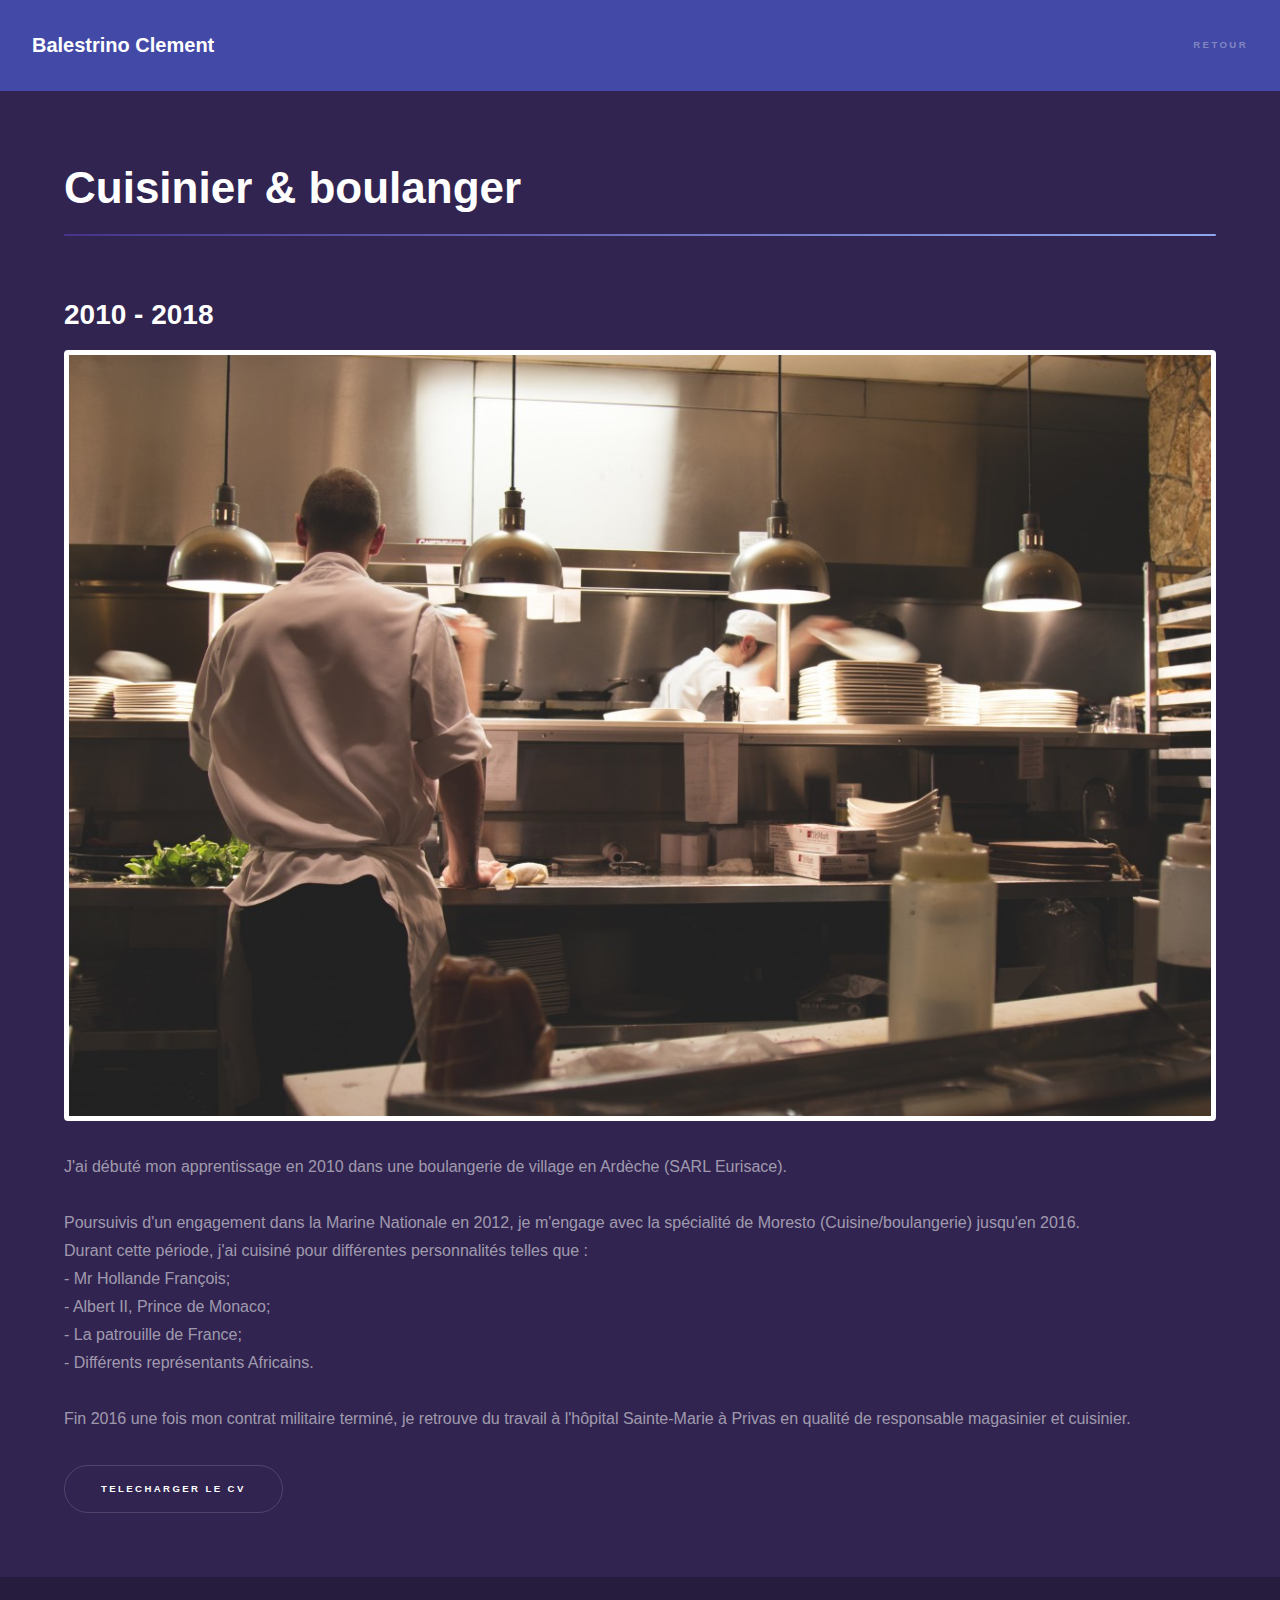
<file: boulangerie.html>
<!DOCTYPE HTML>
<html>
	<head>
		<title>CV Balestrino Clement</title>
		<meta charset="utf-8" />
		<meta name="viewport" content="width=device-width, initial-scale=1, user-scalable=no" />
		<link rel="stylesheet" href="assets/css/main.css" />
		<noscript><link rel="stylesheet" href="assets/css/noscript.css" /></noscript>
	</head>
	<body class="is-preload">

		<!-- Header -->
		<header id="header">
			<a href="index.html" class="title">Balestrino Clement</a>
			<nav>
				<ul>
					<li><a href="index.html">Retour</a></li>
				</ul>
			</nav>
		</header>

		<!-- Wrapper -->
			<div id="wrapper">

				<!-- Main -->

					<section id="main" class="wrapper">

						<div class="inner">
							<h1 class="major">Cuisinier & boulanger</h1>
							<h2>2010 - 2018</h2>
							<span class="image fit"><img src="image/cuisine.jpg" alt="" /></span>
							<p>J'ai débuté mon apprentissage en 2010 dans une boulangerie de village en Ardèche (SARL Eurisace). <br>
							<br>
							Poursuivis d'un engagement dans la Marine Nationale en 2012, je m'engage avec la spécialité de Moresto (Cuisine/boulangerie) jusqu'en 2016.
							<br>
							Durant cette période, j'ai cuisiné pour différentes personnalités telles que : <br>
							- Mr Hollande François; <br>
							- Albert II, Prince de Monaco; <br>
							- La patrouille de France; <br>
							- Différents représentants Africains. <br>
							<br>
							Fin 2016 une fois mon contrat militaire terminé, je retrouve du travail à l'hôpital Sainte-Marie à Privas en qualité de responsable magasinier et cuisinier.</p>
							
						<ul class="actions">
								<li><a href="CV Balestrino Clement.pdf" class="button">Telecharger le CV</a></li>
							</ul>
						</div>

					</section>

			</div>

		<!-- Footer -->
			<footer id="footer" class="wrapper alt">
				<div class="inner">

				</div>
			</footer>

		<!-- Scripts -->
			<script src="assets/js/jquery.min.js"></script>
			<script src="assets/js/jquery.scrollex.min.js"></script>
			<script src="assets/js/jquery.scrolly.min.js"></script>
			<script src="assets/js/browser.min.js"></script>
			<script src="assets/js/breakpoints.min.js"></script>
			<script src="assets/js/util.js"></script>
			<script src="assets/js/main.js"></script>

	</body>
</html>
</file>
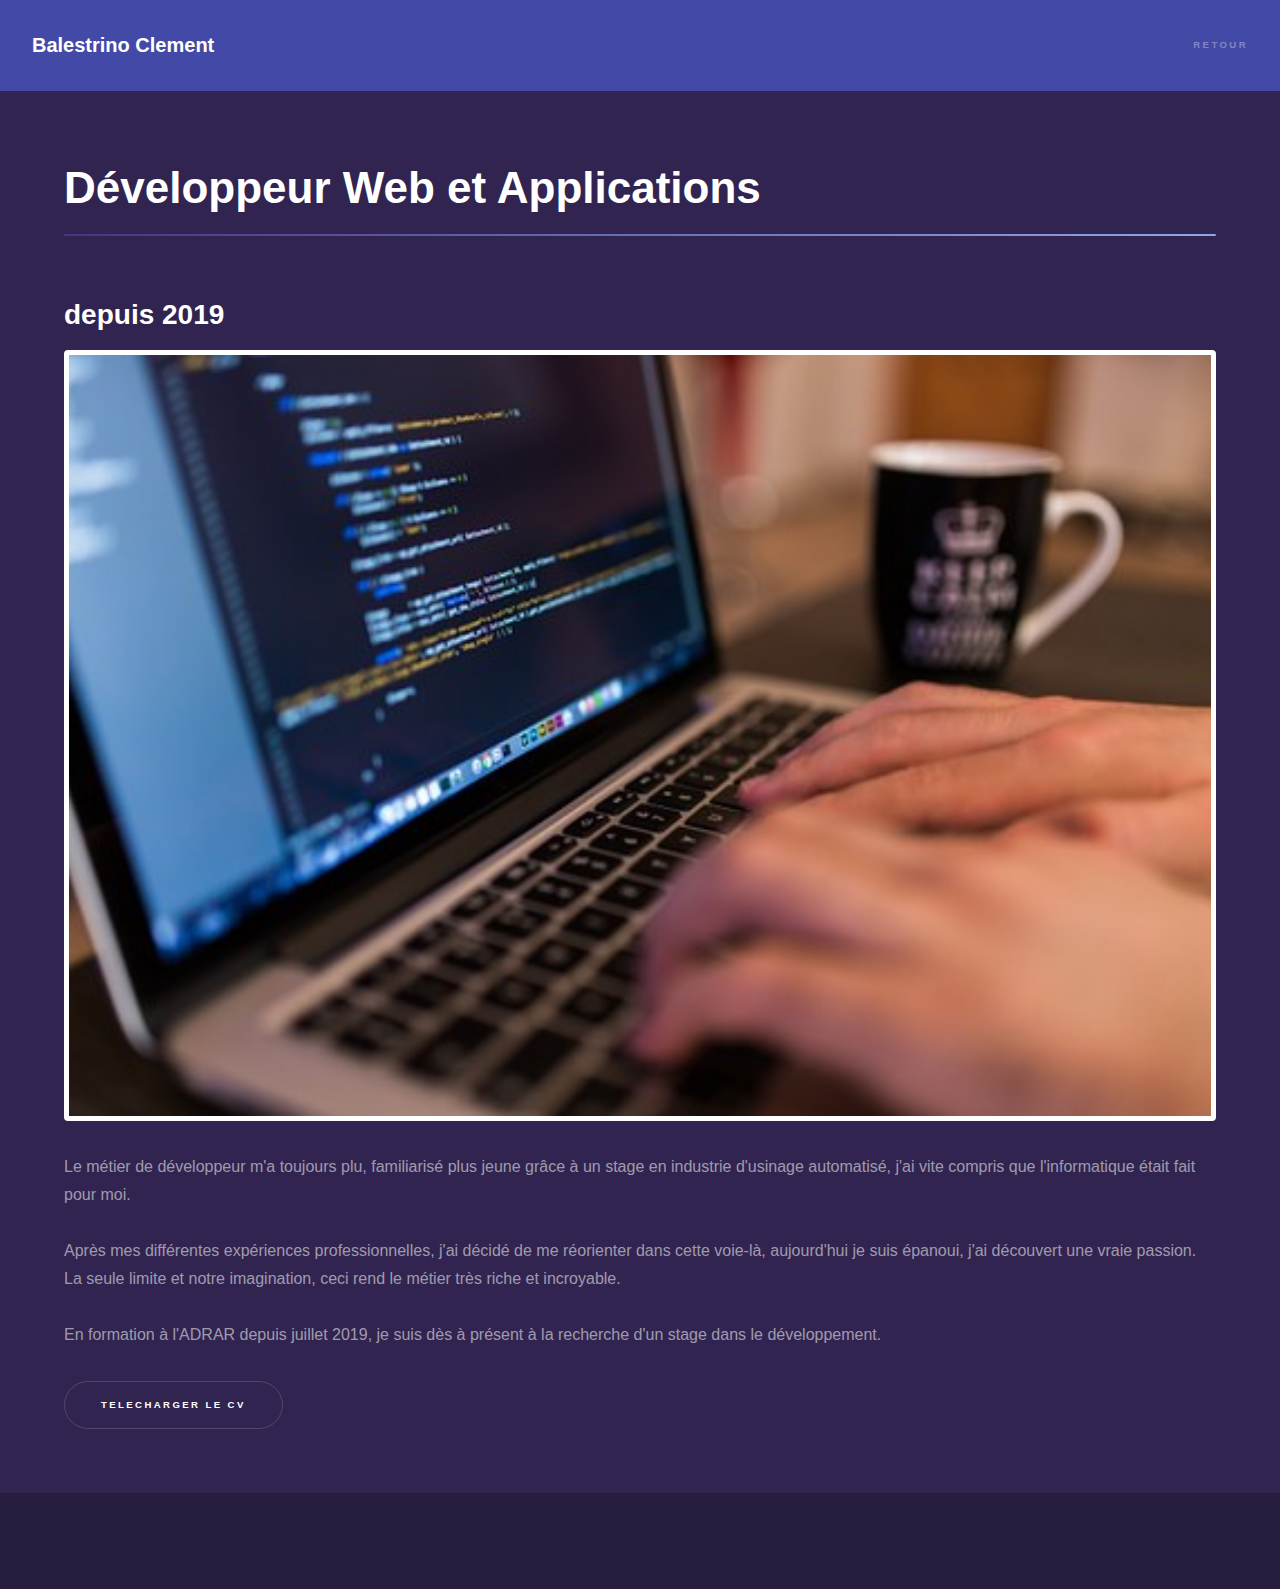
<file: dev.html>
<!DOCTYPE HTML>
<html>
	<head>
		<title>CV Balestrino Clement</title>
		<meta charset="utf-8" />
		<meta name="viewport" content="width=device-width, initial-scale=1, user-scalable=no" />
		<link rel="stylesheet" href="assets/css/main.css" />
		<noscript><link rel="stylesheet" href="assets/css/noscript.css" /></noscript>
	</head>
	<body class="is-preload">

		<!-- Header -->
		<header id="header">
			<a href="index.html" class="title">Balestrino Clement</a>
			<nav>
				<ul>
					<li><a href="index.html">Retour</a></li>
				</ul>
			</nav>
		</header>

		<!-- Wrapper -->
			<div id="wrapper">

				<!-- Main -->
					<section id="main" class="wrapper">
						<div class="inner">
							<h1 class="major">Développeur Web et Applications</h1>
							<h2>depuis 2019</h2>
							<span class="image fit"><img src="image/devweb.jpg" alt="" /></span>
							<p>Le métier de développeur m'a toujours plu, familiarisé plus jeune grâce à un stage en industrie d'usinage automatisé,
							j'ai vite compris que l'informatique était fait pour moi. <br>
							<br>
							Après mes différentes expériences professionnelles,
							j'ai décidé de me réorienter dans cette voie-là, aujourd'hui je suis épanoui, j'ai découvert une vraie passion. <br>
							La seule limite et notre imagination, ceci rend le métier très riche et incroyable. <br>
							<br>
							En formation à l'ADRAR depuis juillet 2019, je suis dès à présent à la recherche d'un stage dans le développement.
							</p>

							<ul class="actions">
									<li><a href="CV Balestrino Clement.pdf" class="button">Telecharger le CV</a></li>
								</ul>
						</div>


					</section>

			</div>

		<!-- Footer -->
			<footer id="footer" class="wrapper alt">
				<div class="inner">

				</div>
			</footer>

		<!-- Scripts -->
			<script src="assets/js/jquery.min.js"></script>
			<script src="assets/js/jquery.scrollex.min.js"></script>
			<script src="assets/js/jquery.scrolly.min.js"></script>
			<script src="assets/js/browser.min.js"></script>
			<script src="assets/js/breakpoints.min.js"></script>
			<script src="assets/js/util.js"></script>
			<script src="assets/js/main.js"></script>

	</body>
</html>
</file>
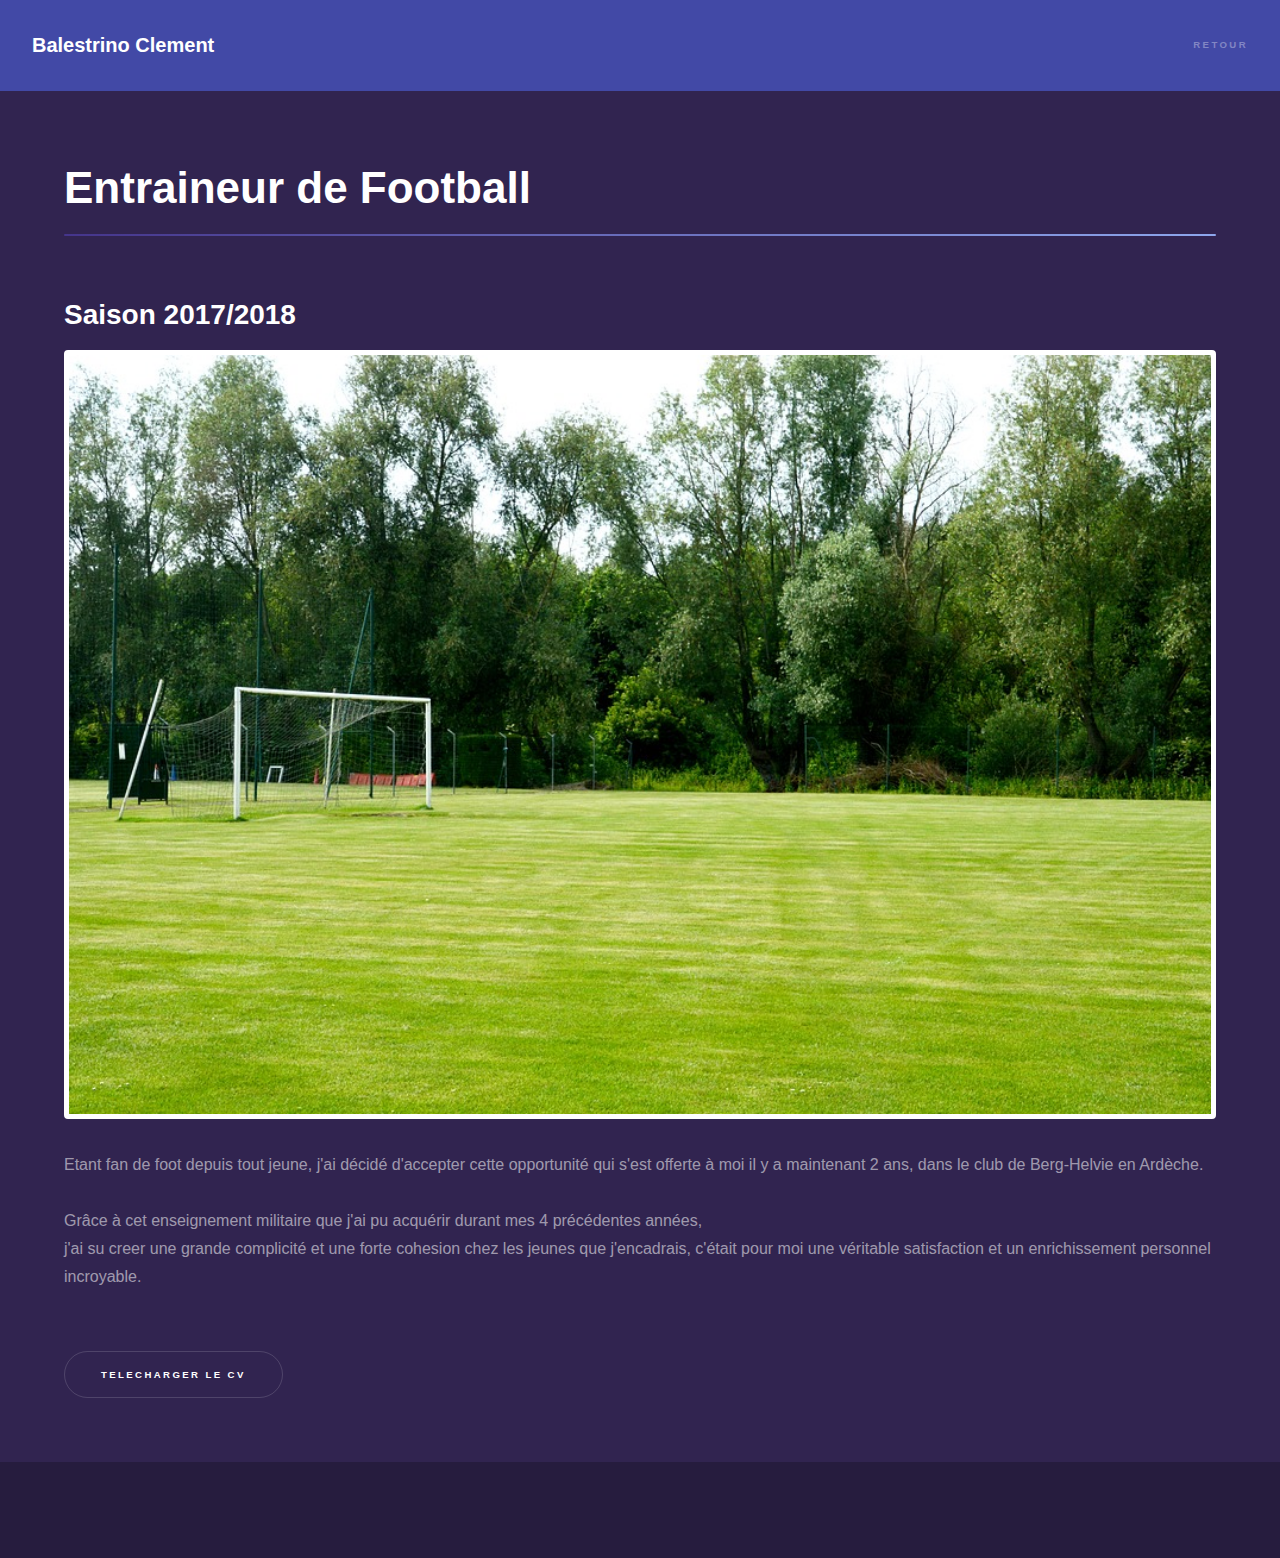
<file: entraineur.html>
<!DOCTYPE HTML>
<html>
	<head>
		<title>CV Balestrino Clement</title>
		<meta charset="utf-8" />
		<meta name="viewport" content="width=device-width, initial-scale=1, user-scalable=no" />
		<link rel="stylesheet" href="assets/css/main.css" />
		<noscript><link rel="stylesheet" href="assets/css/noscript.css" /></noscript>
	</head>
	<body class="is-preload">

		<!-- Header -->
		<header id="header">
			<a href="index.html" class="title">Balestrino Clement</a>
			<nav>
				<ul>
					<li><a href="index.html">Retour</a></li>
				</ul>

			</nav>
		</header>

		<!-- Wrapper -->
			<div id="wrapper">

				<!-- Main -->
					<section id="main" class="wrapper">
						<div class="inner">
							<h1 class="major">Entraineur de Football</h1>
							<h2>Saison 2017/2018</h2>
							<span class="image fit"><img src="image/IMG_1127.jpg" alt="" /></span>
							<p>Etant fan de foot depuis tout jeune, j'ai décidé d'accepter cette opportunité qui s'est offerte à moi il y a maintenant 2 ans, dans le club de Berg-Helvie en Ardèche. <br>
							<br>
							Grâce à cet enseignement militaire que j'ai pu acquérir durant mes 4 précédentes années,<br>
							j'ai su creer une grande complicité et une forte cohesion chez les jeunes que j'encadrais, c'était pour moi une véritable satisfaction et un enrichissement personnel incroyable. <br>
							<br>	
						</p>
						
						<ul class="actions">
								<li><a href="CV Balestrino Clement.pdf" class="button">Telecharger le CV</a></li>
							</ul>
						</div>
					</section>

			</div>

		<!-- Footer -->
			<footer id="footer" class="wrapper alt">
				<div class="inner">

				</div>
			</footer>

		<!-- Scripts -->
			<script src="assets/js/jquery.min.js"></script>
			<script src="assets/js/jquery.scrollex.min.js"></script>
			<script src="assets/js/jquery.scrolly.min.js"></script>
			<script src="assets/js/browser.min.js"></script>
			<script src="assets/js/breakpoints.min.js"></script>
			<script src="assets/js/util.js"></script>
			<script src="assets/js/main.js"></script>

	</body>
</html>
</file>
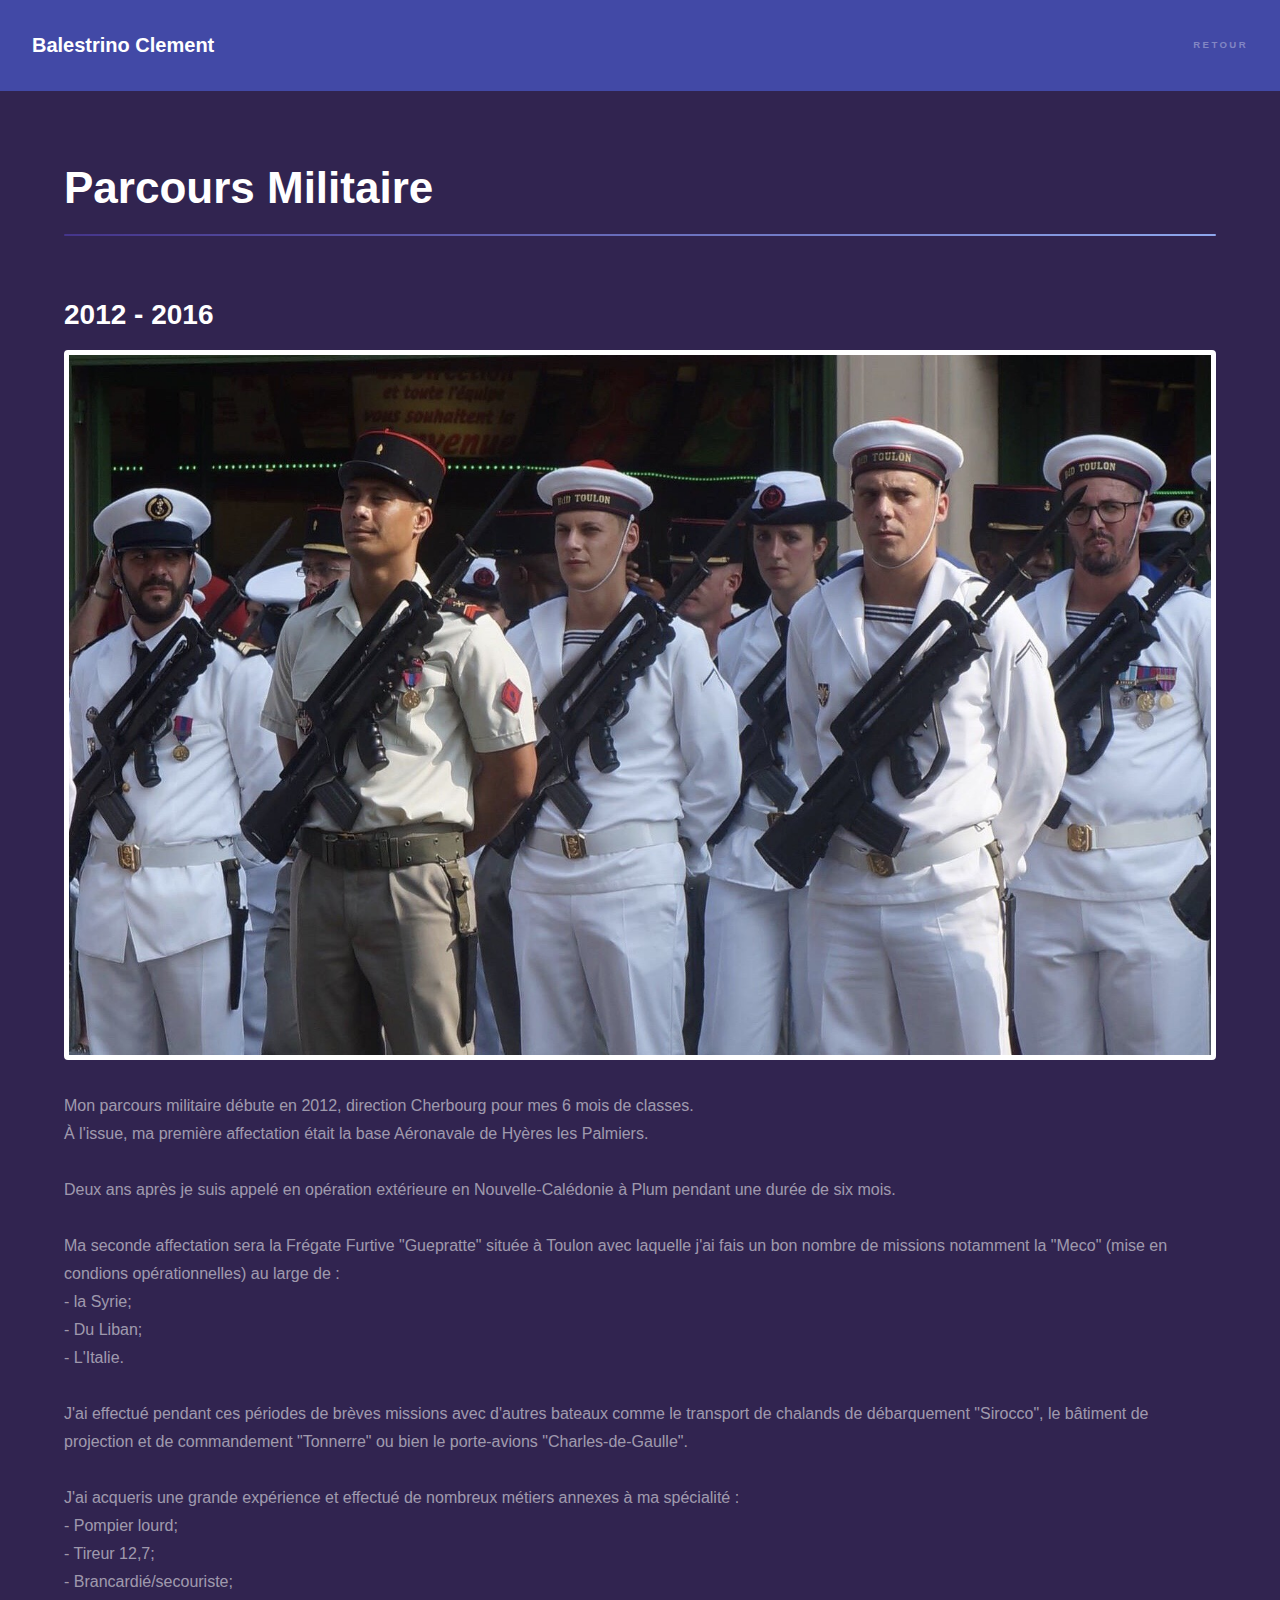
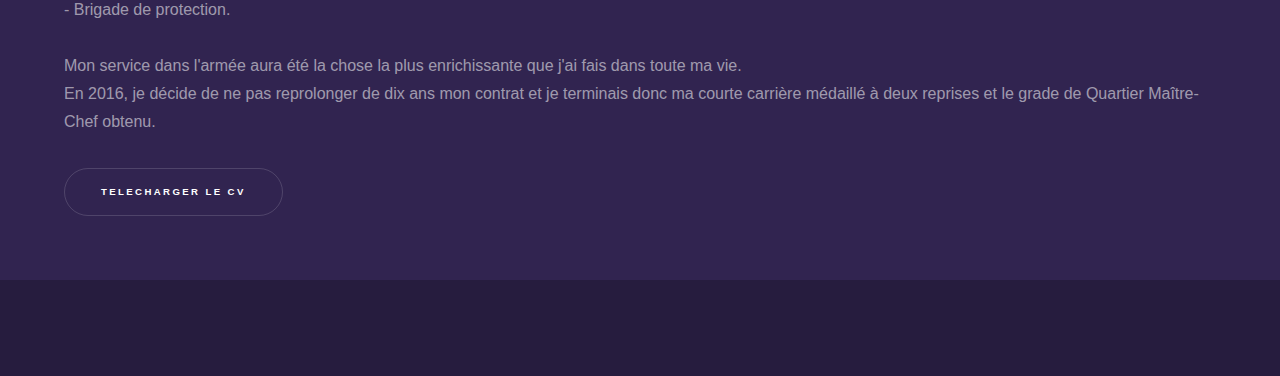
<file: militaire.html>
<!DOCTYPE HTML>
<html>
	<head>
		<title>CV Balestrino Clement</title>
		<meta charset="utf-8" />
		<meta name="viewport" content="width=device-width, initial-scale=1, user-scalable=no" />
		<link rel="stylesheet" href="assets/css/main.css" />
		<noscript><link rel="stylesheet" href="assets/css/noscript.css" /></noscript>
	</head>
	<body class="is-preload">

		<!-- Header -->
			<header id="header">
				<a href="index.html" class="title">Balestrino Clement</a>
				<nav>
					<ul>
						<li><a href="index.html">Retour</a></li>
					</ul>
				</nav>
			</header>

		<!-- Wrapper -->
			<div id="wrapper">

				<!-- Main -->
					<section id="main" class="wrapper">
						<div class="inner">
							<h1 class="major">Parcours Militaire</h1>
							<h2>2012 - 2016</h2>
							<span class="image fit"><img src="image/IMG_1126.jpg" alt="" /></span>
							<p>Mon parcours militaire débute en 2012, direction Cherbourg pour mes 6 mois de classes. <br>
									À l'issue, ma première affectation était la base Aéronavale de Hyères les Palmiers.<br>
									<br>
									Deux ans après je suis appelé en opération extérieure en Nouvelle-Calédonie à Plum pendant une durée de six mois.<br>
									<br>
									Ma seconde affectation sera la Frégate Furtive "Guepratte" située à Toulon avec laquelle j'ai fais un bon nombre de missions notamment la "Meco" (mise en condions opérationnelles) au large de :<br>
									- la Syrie;<br>
									- Du Liban;<br>
									- L'Italie.<br>
									<br>
									J'ai effectué pendant ces périodes de brèves missions avec d'autres bateaux comme le transport de chalands de débarquement 
									"Sirocco", le bâtiment de projection et de commandement "Tonnerre" ou bien le porte-avions "Charles-de-Gaulle".<br>
									<br>
									J'ai acqueris une grande expérience et effectué de nombreux métiers annexes à ma spécialité :<br>
									- Pompier lourd;<br>
									- Tireur 12,7;<br>
									- Brancardié/secouriste;<br>
									- Brigade de protection.<br>
									<br>
									Mon service dans l'armée aura été la chose la plus enrichissante que j'ai fais dans toute ma vie.<br>
									En 2016, je décide de ne pas reprolonger de dix ans mon contrat et je terminais donc ma courte carrière médaillé à deux reprises et le grade de Quartier Maître-Chef obtenu.</p>
									<ul class="actions">
											<li><a href="CV Balestrino Clement.pdf" class="button">Telecharger le CV</a></li>
										</ul>
						</div>

					</section>

			</div>

		<!-- Footer -->
			<footer id="footer" class="wrapper alt">
				<div class="inner">

				</div>
			</footer>

		<!-- Scripts -->
			<script src="assets/js/jquery.min.js"></script>
			<script src="assets/js/jquery.scrollex.min.js"></script>
			<script src="assets/js/jquery.scrolly.min.js"></script>
			<script src="assets/js/browser.min.js"></script>
			<script src="assets/js/breakpoints.min.js"></script>
			<script src="assets/js/util.js"></script>
			<script src="assets/js/main.js"></script>

	</body>
</html>
</file>
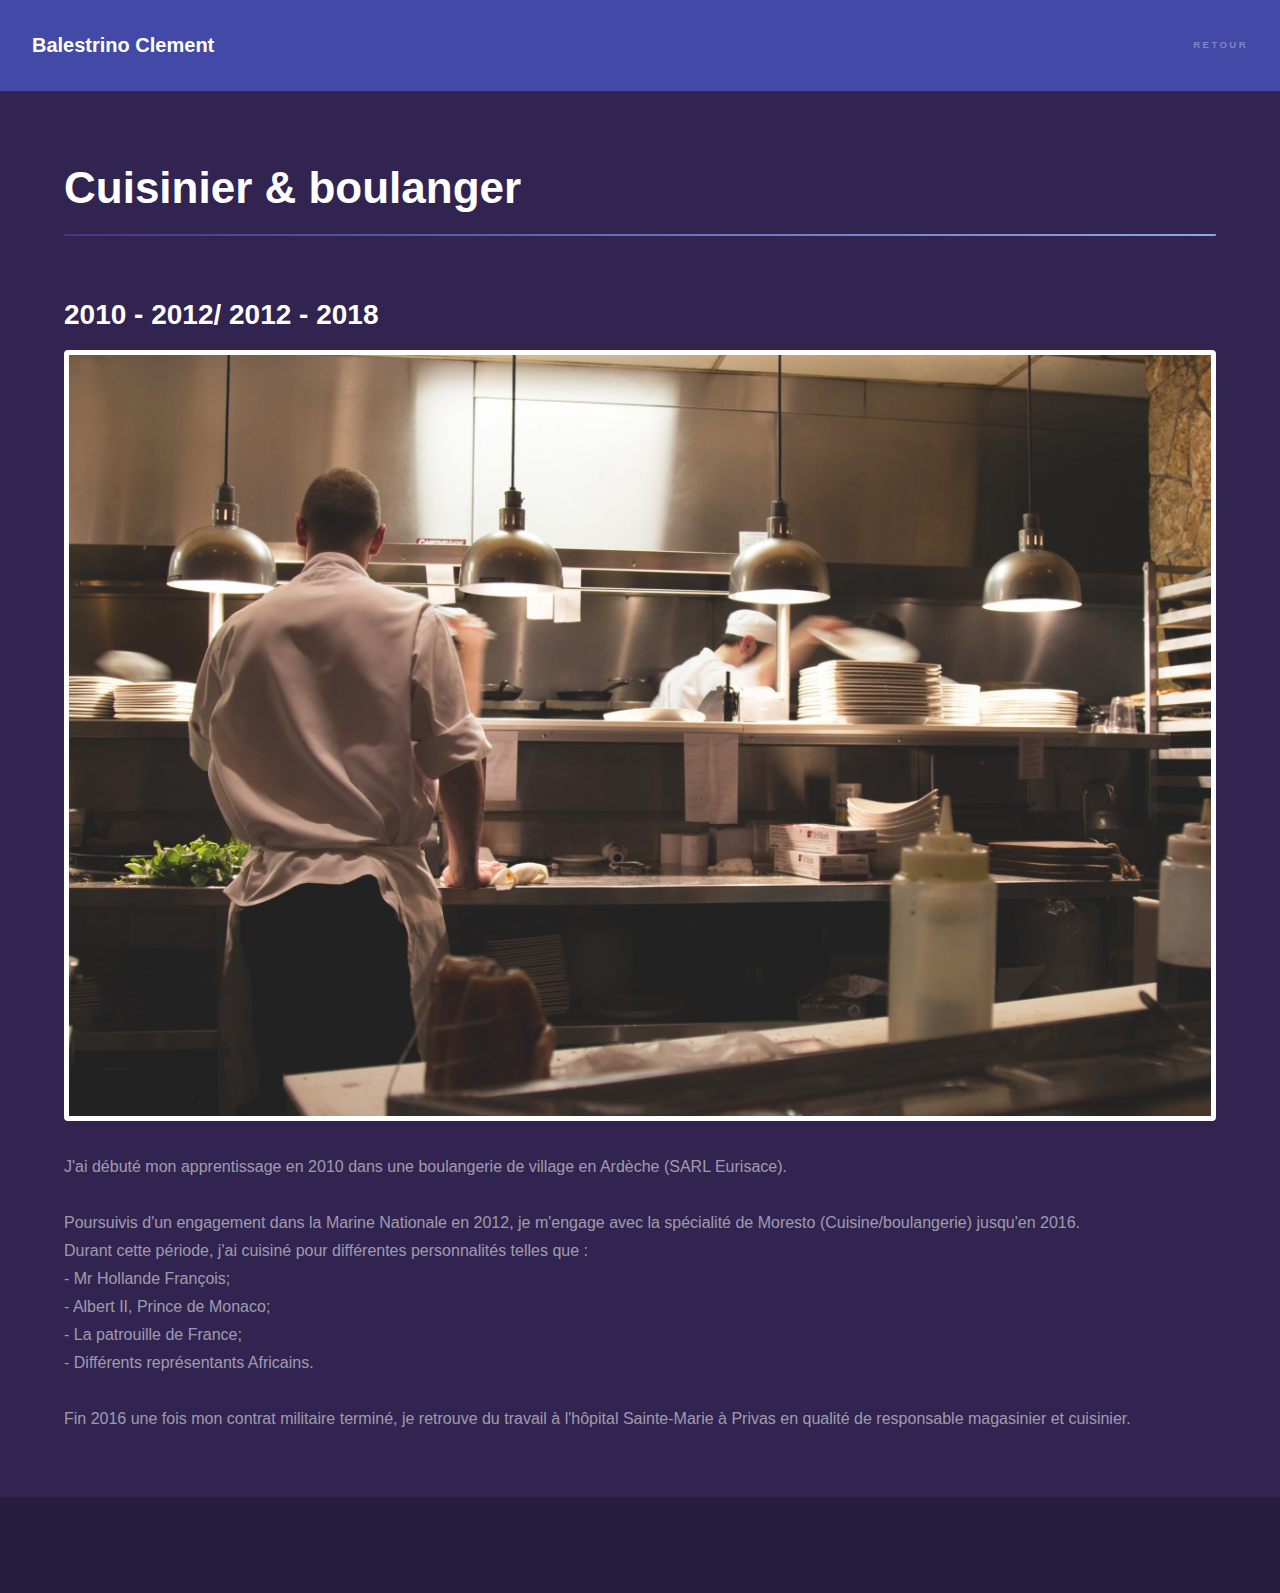
<file: CV Clement Balestrino/boulangerie.html>
<!DOCTYPE HTML>
<html>
	<head>
		<title>CV Balestrino Clement</title>
		<meta charset="utf-8" />
		<meta name="viewport" content="width=device-width, initial-scale=1, user-scalable=no" />
		<link rel="stylesheet" href="assets/css/main.css" />
		<noscript><link rel="stylesheet" href="assets/css/noscript.css" /></noscript>
	</head>
	<body class="is-preload">

		<!-- Header -->
		<header id="header">
			<a href="index.html" class="title">Balestrino Clement</a>
			<nav>
				<ul>
					<li><a href="index.html">Retour</a></li>
				</ul>
			</nav>
		</header>

		<!-- Wrapper -->
			<div id="wrapper">

				<!-- Main -->

					<section id="main" class="wrapper">

						<div class="inner">
							<h1 class="major">Cuisinier & boulanger</h1>
							<h2>2010 - 2012/ 2012 - 2018</h2>
							<span class="image fit"><img src="image/cuisine.jpg" alt="" /></span>
							<p>J'ai débuté mon apprentissage en 2010 dans une boulangerie de village en Ardèche (SARL Eurisace). <br>
							<br>
							Poursuivis d'un engagement dans la Marine Nationale en 2012, je m'engage avec la spécialité de Moresto (Cuisine/boulangerie) jusqu'en 2016.
							<br>
							Durant cette période, j'ai cuisiné pour différentes personnalités telles que : <br>
							- Mr Hollande François; <br>
							- Albert II, Prince de Monaco; <br>
							- La patrouille de France; <br>
							- Différents représentants Africains. <br>
							<br>
							Fin 2016 une fois mon contrat militaire terminé, je retrouve du travail à l'hôpital Sainte-Marie à Privas en qualité de responsable magasinier et cuisinier.</p>
						</div>
					</section>

			</div>

		<!-- Footer -->
			<footer id="footer" class="wrapper alt">
				<div class="inner">

				</div>
			</footer>

		<!-- Scripts -->
			<script src="assets/js/jquery.min.js"></script>
			<script src="assets/js/jquery.scrollex.min.js"></script>
			<script src="assets/js/jquery.scrolly.min.js"></script>
			<script src="assets/js/browser.min.js"></script>
			<script src="assets/js/breakpoints.min.js"></script>
			<script src="assets/js/util.js"></script>
			<script src="assets/js/main.js"></script>

	</body>
</html>
</file>
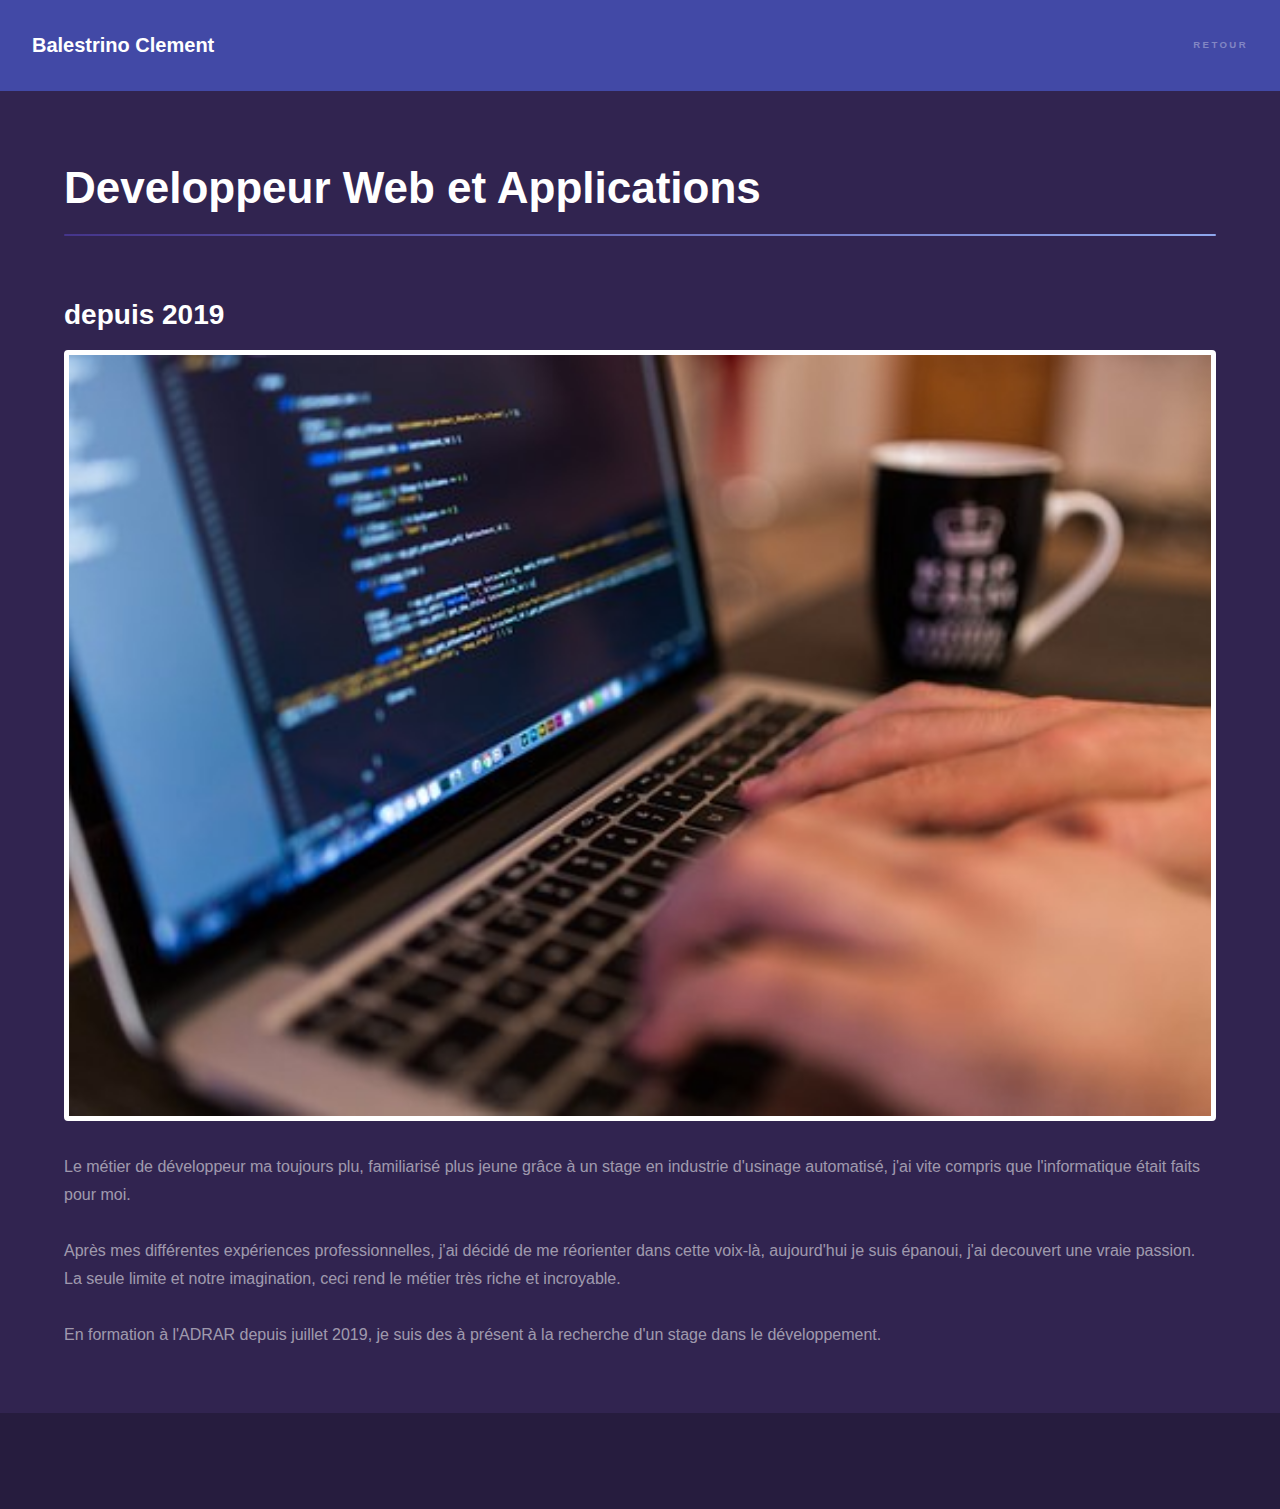
<file: CV Clement Balestrino/dev.html>
<!DOCTYPE HTML>
<html>
	<head>
		<title>CV Balestrino Clement</title>
		<meta charset="utf-8" />
		<meta name="viewport" content="width=device-width, initial-scale=1, user-scalable=no" />
		<link rel="stylesheet" href="assets/css/main.css" />
		<noscript><link rel="stylesheet" href="assets/css/noscript.css" /></noscript>
	</head>
	<body class="is-preload">

		<!-- Header -->
		<header id="header">
			<a href="index.html" class="title">Balestrino Clement</a>
			<nav>
				<ul>
					<li><a href="index.html">Retour</a></li>
				</ul>
			</nav>
		</header>

		<!-- Wrapper -->
			<div id="wrapper">

				<!-- Main -->
					<section id="main" class="wrapper">
						<div class="inner">
							<h1 class="major">Developpeur Web et Applications</h1>
							<h2>depuis 2019</h2>
							<span class="image fit"><img src="image/devweb.jpg" alt="" /></span>
							<p>Le métier de développeur ma toujours plu, familiarisé plus jeune grâce à un stage en industrie d'usinage automatisé,
							j'ai vite compris que l'informatique était faits pour moi. <br>
							<br>
							Après mes différentes expériences professionnelles,
							j'ai décidé de me réorienter dans cette voix-là, aujourd'hui je suis épanoui, j'ai decouvert une vraie passion. <br>
							La seule limite et notre imagination, ceci rend le métier très riche et incroyable. <br>
							<br>
							En formation à l'ADRAR depuis juillet 2019, je suis des à présent à la recherche d'un stage dans le développement.
							</p>
						</div>
					</section>

			</div>

		<!-- Footer -->
			<footer id="footer" class="wrapper alt">
				<div class="inner">

				</div>
			</footer>

		<!-- Scripts -->
			<script src="assets/js/jquery.min.js"></script>
			<script src="assets/js/jquery.scrollex.min.js"></script>
			<script src="assets/js/jquery.scrolly.min.js"></script>
			<script src="assets/js/browser.min.js"></script>
			<script src="assets/js/breakpoints.min.js"></script>
			<script src="assets/js/util.js"></script>
			<script src="assets/js/main.js"></script>

	</body>
</html>
</file>
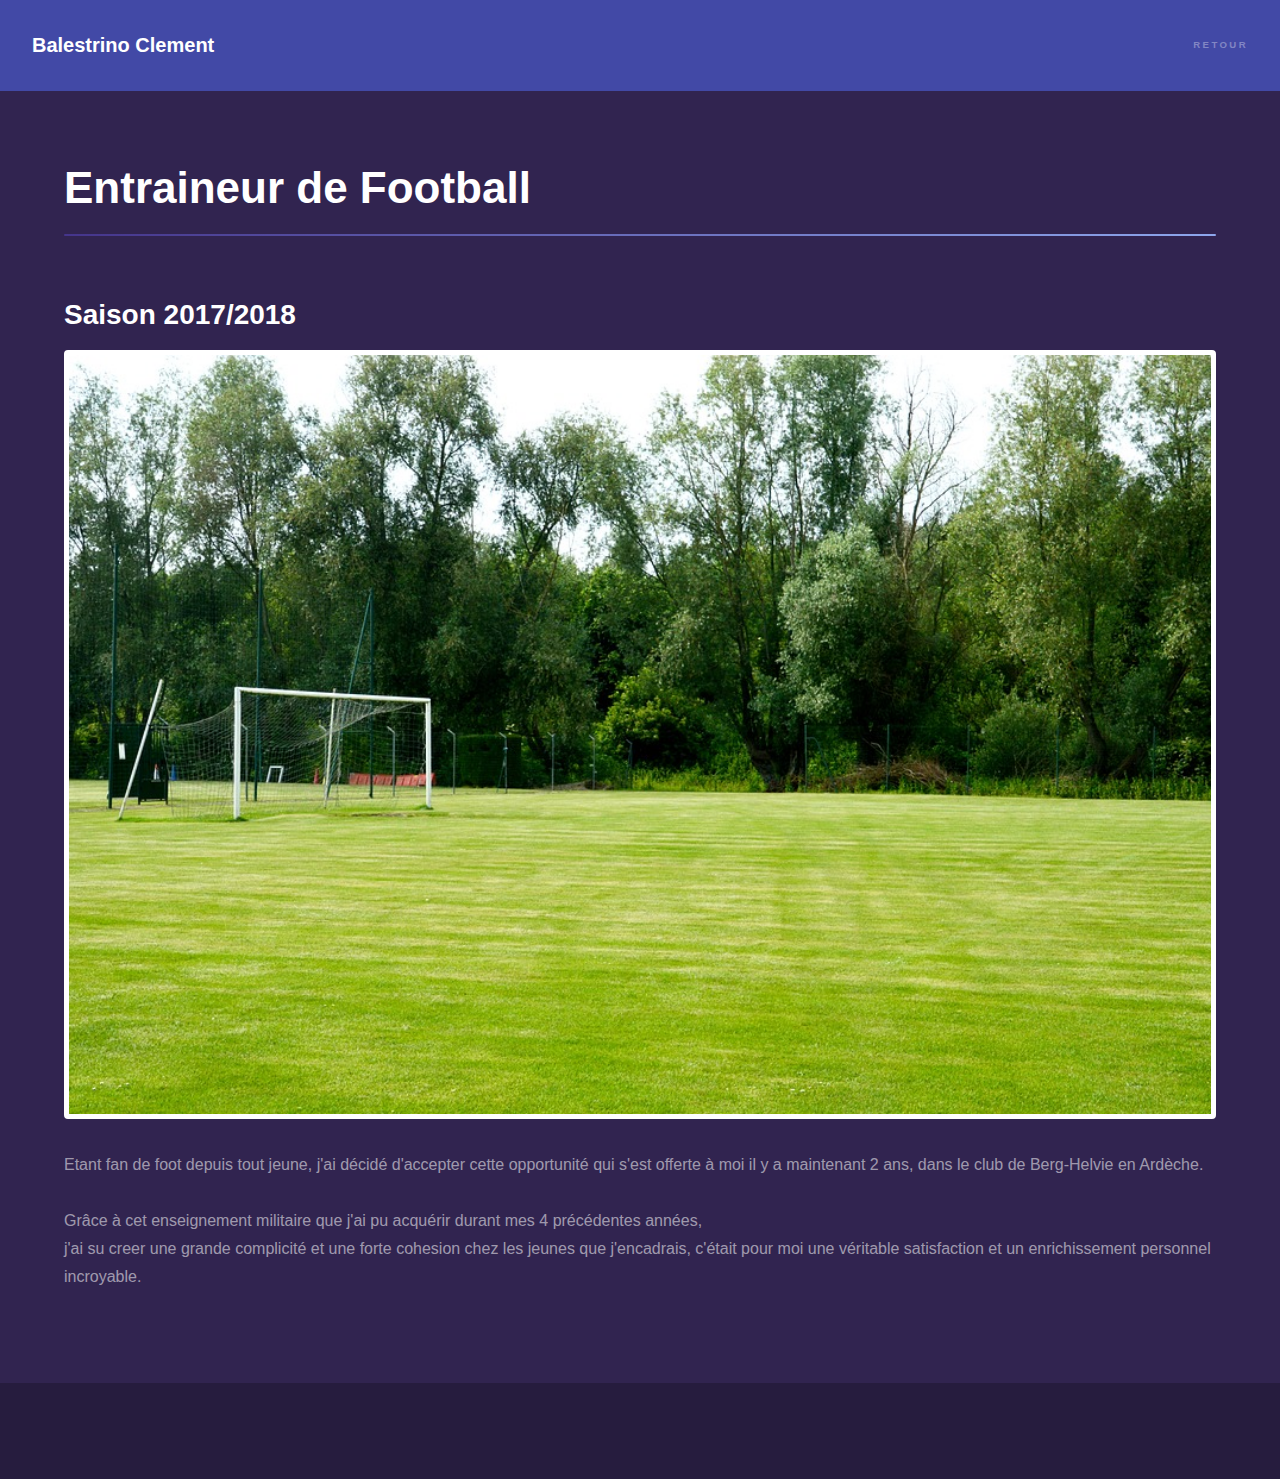
<file: CV Clement Balestrino/entraineur.html>
<!DOCTYPE HTML>
<html>
	<head>
		<title>CV Balestrino Clement</title>
		<meta charset="utf-8" />
		<meta name="viewport" content="width=device-width, initial-scale=1, user-scalable=no" />
		<link rel="stylesheet" href="assets/css/main.css" />
		<noscript><link rel="stylesheet" href="assets/css/noscript.css" /></noscript>
	</head>
	<body class="is-preload">

		<!-- Header -->
		<header id="header">
			<a href="index.html" class="title">Balestrino Clement</a>
			<nav>
				<ul>
					<li><a href="index.html">Retour</a></li>
				</ul>
			</nav>
		</header>

		<!-- Wrapper -->
			<div id="wrapper">

				<!-- Main -->
					<section id="main" class="wrapper">
						<div class="inner">
							<h1 class="major">Entraineur de Football</h1>
							<h2>Saison 2017/2018</h2>
							<span class="image fit"><img src="image/IMG_1127.jpg" alt="" /></span>
							<p>Etant fan de foot depuis tout jeune, j'ai décidé d'accepter cette opportunité qui s'est offerte à moi il y a maintenant 2 ans, dans le club de Berg-Helvie en Ardèche. <br>
							<br>
							Grâce à cet enseignement militaire que j'ai pu acquérir durant mes 4 précédentes années,<br>
							j'ai su creer une grande complicité et une forte cohesion chez les jeunes que j'encadrais, c'était pour moi une véritable satisfaction et un enrichissement personnel incroyable. <br>
							<br>	
						</p>		
						</div>
					</section>

			</div>

		<!-- Footer -->
			<footer id="footer" class="wrapper alt">
				<div class="inner">

				</div>
			</footer>

		<!-- Scripts -->
			<script src="assets/js/jquery.min.js"></script>
			<script src="assets/js/jquery.scrollex.min.js"></script>
			<script src="assets/js/jquery.scrolly.min.js"></script>
			<script src="assets/js/browser.min.js"></script>
			<script src="assets/js/breakpoints.min.js"></script>
			<script src="assets/js/util.js"></script>
			<script src="assets/js/main.js"></script>

	</body>
</html>
</file>
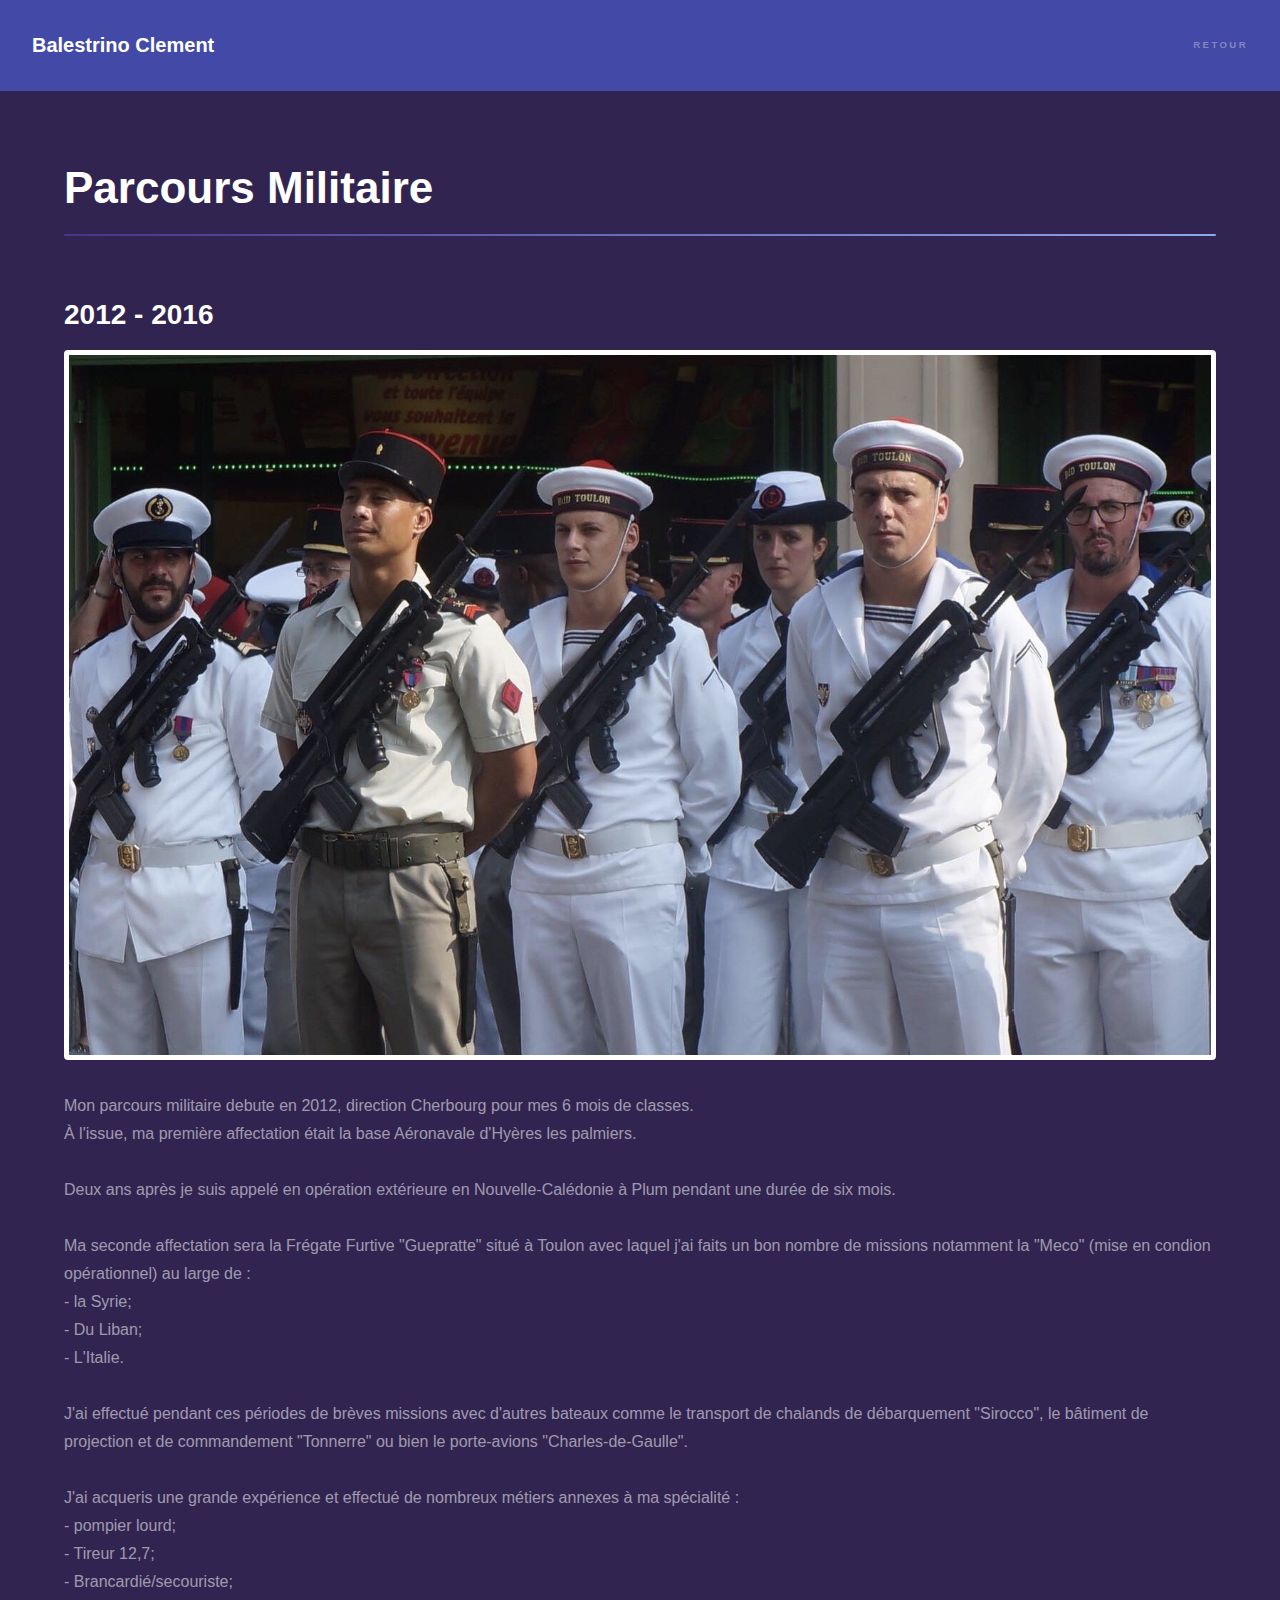
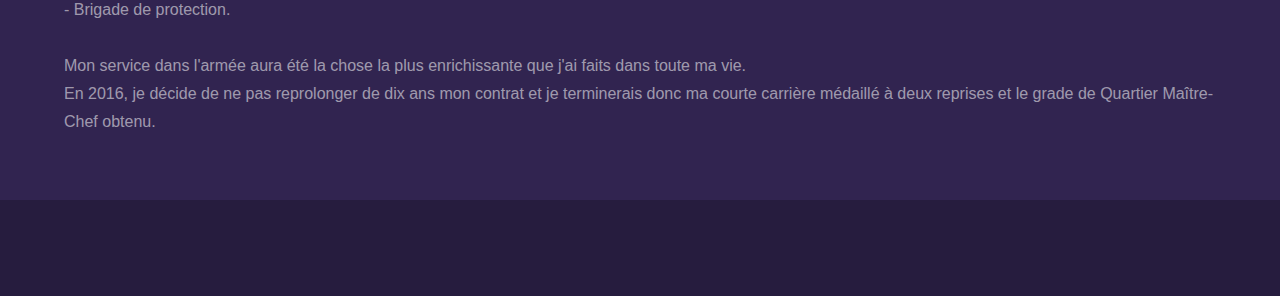
<file: CV Clement Balestrino/militaire.html>
<!DOCTYPE HTML>
<html>
	<head>
		<title>CV Balestrino Clement</title>
		<meta charset="utf-8" />
		<meta name="viewport" content="width=device-width, initial-scale=1, user-scalable=no" />
		<link rel="stylesheet" href="assets/css/main.css" />
		<noscript><link rel="stylesheet" href="assets/css/noscript.css" /></noscript>
	</head>
	<body class="is-preload">

		<!-- Header -->
			<header id="header">
				<a href="index.html" class="title">Balestrino Clement</a>
				<nav>
					<ul>
						<li><a href="index.html">Retour</a></li>
					</ul>
				</nav>
			</header>

		<!-- Wrapper -->
			<div id="wrapper">

				<!-- Main -->
					<section id="main" class="wrapper">
						<div class="inner">
							<h1 class="major">Parcours Militaire</h1>
							<h2>2012 - 2016</h2>
							<span class="image fit"><img src="image/IMG_1126.jpg" alt="" /></span>
							<p>Mon parcours militaire debute en 2012, direction Cherbourg pour mes 6 mois de classes. <br>
									À l'issue, ma première affectation était la base Aéronavale d'Hyères les palmiers.<br>
									<br>
									Deux ans après je suis appelé en opération extérieure en Nouvelle-Calédonie à Plum pendant une durée de six mois.<br>
									<br>
									Ma seconde affectation sera la Frégate Furtive "Guepratte" situé à Toulon avec laquel j'ai faits un bon nombre de missions notamment la "Meco" (mise en condion opérationnel) au large de :<br>
									- la Syrie;<br>
									- Du Liban;<br>
									- L'Italie.<br>
									<br>
									J'ai effectué pendant ces périodes de brèves missions avec d'autres bateaux comme le transport de chalands de débarquement 
									"Sirocco", le bâtiment de projection et de commandement "Tonnerre" ou bien le porte-avions "Charles-de-Gaulle".<br>
									<br>
									J'ai acqueris une grande expérience et effectué de nombreux métiers annexes à ma spécialité :<br>
									- pompier lourd;<br>
									- Tireur 12,7;<br>
									- Brancardié/secouriste;<br>
									- Brigade de protection.<br>
									<br>
									Mon service dans l'armée aura été la chose la plus enrichissante que j'ai faits dans toute ma vie.<br>
									En 2016, je décide de ne pas reprolonger de dix ans mon contrat et je terminerais donc ma courte carrière médaillé à deux reprises et le grade de Quartier Maître-Chef obtenu.</p>
							
						</div>
					</section>

			</div>

		<!-- Footer -->
			<footer id="footer" class="wrapper alt">
				<div class="inner">

				</div>
			</footer>

		<!-- Scripts -->
			<script src="assets/js/jquery.min.js"></script>
			<script src="assets/js/jquery.scrollex.min.js"></script>
			<script src="assets/js/jquery.scrolly.min.js"></script>
			<script src="assets/js/browser.min.js"></script>
			<script src="assets/js/breakpoints.min.js"></script>
			<script src="assets/js/util.js"></script>
			<script src="assets/js/main.js"></script>

	</body>
</html>
</file>
<file: assets/css/noscript.css>
/*
	Hyperspace by HTML5 UP
	html5up.net | @ajlkn
	Free for personal and commercial use under the CCA 3.0 license (html5up.net/license)
*/

/* Spotlights */

	.spotlights > section > .image:before {
		opacity: 0 !important;
	}

	.spotlights > section > .content > .inner {
		-moz-transform: none !important;
		-webkit-transform: none !important;
		-ms-transform: none !important;
		transform: none !important;
		opacity: 1 !important;
	}

/* Wrapper */

	.wrapper > .inner {
		opacity: 1 !important;
		-moz-transform: none !important;
		-webkit-transform: none !important;
		-ms-transform: none !important;
		transform: none !important;
	}

/* Sidebar */

	#sidebar > .inner {
		opacity: 1 !important;
	}

	#sidebar nav > ul > li {
		-moz-transform: none !important;
		-webkit-transform: none !important;
		-ms-transform: none !important;
		transform: none !important;
		opacity: 1 !important;
	}
</file>
<file: CV Clement Balestrino/assets/css/noscript.css>
/*
	Hyperspace by HTML5 UP
	html5up.net | @ajlkn
	Free for personal and commercial use under the CCA 3.0 license (html5up.net/license)
*/

/* Spotlights */

	.spotlights > section > .image:before {
		opacity: 0 !important;
	}

	.spotlights > section > .content > .inner {
		-moz-transform: none !important;
		-webkit-transform: none !important;
		-ms-transform: none !important;
		transform: none !important;
		opacity: 1 !important;
	}

/* Wrapper */

	.wrapper > .inner {
		opacity: 1 !important;
		-moz-transform: none !important;
		-webkit-transform: none !important;
		-ms-transform: none !important;
		transform: none !important;
	}

/* Sidebar */

	#sidebar > .inner {
		opacity: 1 !important;
	}

	#sidebar nav > ul > li {
		-moz-transform: none !important;
		-webkit-transform: none !important;
		-ms-transform: none !important;
		transform: none !important;
		opacity: 1 !important;
	}
</file>
<file: assets/css/main.css>
@import url(fontawesome-all.min.css);

/*
	Hyperspace by HTML5 UP
	html5up.net | @ajlkn
	Free for personal and commercial use under the CCA 3.0 license (html5up.net/license)
*/

html, body, div, span, applet, object,
iframe, h1, h2, h3, h4, h5, h6, p, blockquote,
pre, a, abbr, acronym, address, big, cite,
code, del, dfn, em, img, ins, kbd, q, s, samp,
small, strike, strong, sub, sup, tt, var, b,
u, i, center, dl, dt, dd, ol, ul, li, fieldset,
form, label, legend, table, caption, tbody,
tfoot, thead, tr, th, td, article, aside,
canvas, details, embed, figure, figcaption,
footer, header, hgroup, menu, nav, output, ruby,
section, summary, time, mark, audio, video {
	margin: 0;
	padding: 0;
	border: 0;
	font-size: 100%;
	font: inherit;
	vertical-align: baseline;
	
	
}
	

article, aside, details, figcaption, figure,
footer, header, hgroup, menu, nav, section {
	display: block;}

body {
	line-height: 1;
}

ol, ul {
	list-style: none;
}

blockquote, q {
	quotes: none;
}

	blockquote:before, blockquote:after, q:before, q:after {
		content: '';
		content: none;
	}

table {
	border-collapse: collapse;
	border-spacing: 0;
}

body {
	-webkit-text-size-adjust: none;
}

mark {
	background-color: transparent;
	color: inherit;
}

input::-moz-focus-inner {
	border: 0;
	padding: 0;
}

input, select, textarea {
	-moz-appearance: none;
	-webkit-appearance: none;
	-ms-appearance: none;
	appearance: none;
}

/* Basic */

	@-ms-viewport {
		width: device-width;
	}

	body {
		-ms-overflow-style: scrollbar;
	}

	@media screen and (max-width: 480px) {

		html, body {
			min-width: 320px;
		}

	}

	html {
		box-sizing: border-box;
	}

	*, *:before, *:after {
		box-sizing: inherit;
	}

	body {
		background: #312450;
	}

		body.is-preload *, body.is-preload *:before, body.is-preload *:after {
			-moz-animation: none !important;
			-webkit-animation: none !important;
			-ms-animation: none !important;
			animation: none !important;
			-moz-transition: none !important;
			-webkit-transition: none !important;
			-ms-transition: none !important;
			transition: none !important;
		}

/* Type */

	body, input, select, textarea {
		color: rgba(255, 255, 255, 0.55);
		font-family: Arial, Helvetica, sans-serif;
		font-size: 16.5pt;
		font-weight: normal;
		line-height: 1.75;
	}

		@media screen and (max-width: 1680px) {

			body, input, select, textarea {
				font-size: 13pt;
			}

		}

		@media screen and (max-width: 1280px) {

			body, input, select, textarea {
				font-size: 12pt;
			}

		}

		@media screen and (max-width: 360px) {

			body, input, select, textarea {
				font-size: 11pt;
			}

		}

	a {
		-moz-transition: color 0.2s ease, border-bottom-color 0.2s ease;
		-webkit-transition: color 0.2s ease, border-bottom-color 0.2s ease;
		-ms-transition: color 0.2s ease, border-bottom-color 0.2s ease;
		transition: color 0.2s ease, border-bottom-color 0.2s ease;
		border-bottom: dotted 1px rgba(255, 255, 255, 0.35);
		color: inherit;
		text-decoration: none;
	}

		a:hover {
			border-bottom-color: transparent;
			color: #ffffff;
		}

	strong, b {
		color: #ffffff;
		font-weight: bold;
	}

	em, i {
		font-style: italic;
	}

	p {
		margin: 0 0 2em 0;
	}

	h1, h2, h3, h4, h5, h6 {
		color: #ffffff;
		font-weight: bold;
		line-height: 1.5;
		margin: 0 0 0.5em 0;
	}

		h1 a, h2 a, h3 a, h4 a, h5 a, h6 a {
			color: inherit;
			text-decoration: none;
		}

	h1 {
		font-size: 2.75em;
	}

		h1.major {
			margin: 0 0 1.3em 0;
			position: relative;
			padding-bottom: 0.35em;
		}

			h1.major:after {
				background-image: -moz-linear-gradient(to right,  #45358b, #8ea7ec);
				background-image: -webkit-linear-gradient(to right,  #45358b, #8ea7ec);
				background-image: -ms-linear-gradient(to right, #45358b, #8ea7ec);
				background-image: linear-gradient(to right,  #45358b, #8ea7ec);
				-moz-transition: max-width 0.2s ease;
				-webkit-transition: max-width 0.2s ease;
				-ms-transition: max-width 0.2s ease;
				transition: max-width 0.2s ease;
				border-radius: 0.2em;
				bottom: 0;
				content: '';
				height: 0.05em;
				position: absolute;
				right: 0;
				width: 100%;
			}

	h2 {
		font-size: 1.75em;
	}

	h3 {
		font-size: 1.1em;
	}

	h4 {
		font-size: 1em;
	}

	h5 {
		font-size: 0.8em;
	}

	h6 {
		font-size: 0.6em;
	}

	@media screen and (max-width: 736px) {

		h1 {
			font-size: 2em;
		}

		h2 {
			font-size: 1.25em;
		}

		h3 {
			font-size: 1em;
		}

		h4 {
			font-size: 0.8em;
		}

		h5 {
			font-size: 0.6em;
		}

		h6 {
			font-size: 0.6em;
		}

	}

	sub {
		font-size: 0.8em;
		position: relative;
		top: 0.5em;
	}

	sup {
		font-size: 0.8em;
		position: relative;
		top: -0.5em;
	}

	blockquote {
		border-left: solid 4px rgba(255, 255, 255, 0.15);
		font-style: italic;
		margin: 0 0 2em 0;
		padding: 0.5em 0 0.5em 2em;
	}

	code {
		background: rgba(255, 255, 255, 0.05);
		border-radius: 0.25em;
		border: solid 1px rgba(255, 255, 255, 0.15);
		font-family: "Courier New", monospace;
		font-size: 0.9em;
		margin: 0 0.25em;
		padding: 0.25em 0.65em;
	}

	pre {
		-webkit-overflow-scrolling: touch;
		font-family: "Courier New", monospace;
		font-size: 0.9em;
		margin: 0 0 2em 0;
	}

		pre code {
			display: block;
			line-height: 1.75em;
			padding: 1em 1.5em;
			overflow-x: auto;
		}

	hr {
		border: 0;
		border-bottom: solid 1px rgba(255, 255, 255, 0.15);
		margin: 2em 0;
	}

		hr.major {
			margin: 3em 0;
		}

	.align-left {
		text-align: left;
	}

	.align-center {
		text-align: center;
	}

	.align-right {
		text-align: right;
	}

/* Row */

	.row {
		display: flex;
		flex-wrap: wrap;
		box-sizing: border-box;
		align-items: stretch;
	}

		.row > * {
			box-sizing: border-box;
		}

		.row.gtr-uniform > * > :last-child {
			margin-bottom: 0;
		}

		.row.aln-left {
			justify-content: flex-start;
		}

		.row.aln-center {
			justify-content: center;
		}

		.row.aln-right {
			justify-content: flex-end;
		}

		.row.aln-top {
			align-items: flex-start;
		}

		.row.aln-middle {
			align-items: center;
		}

		.row.aln-bottom {
			align-items: flex-end;
		}

		.row > .imp {
			order: -1;
		}

		.row > .col-1 {
			width: 8.33333%;
		}

		.row > .off-1 {
			margin-left: 8.33333%;
		}

		.row > .col-2 {
			width: 16.66667%;
		}

		.row > .off-2 {
			margin-left: 16.66667%;
		}

		.row > .col-3 {
			width: 25%;
		}

		.row > .off-3 {
			margin-left: 25%;
		}

		.row > .col-4 {
			width: 33.33333%;
		}

		.row > .off-4 {
			margin-left: 33.33333%;
		}

		.row > .col-5 {
			width: 41.66667%;
		}

		.row > .off-5 {
			margin-left: 41.66667%;
		}

		.row > .col-6 {
			width: 50%;
		}

		.row > .off-6 {
			margin-left: 50%;
		}

		.row > .col-7 {
			width: 58.33333%;
		}

		.row > .off-7 {
			margin-left: 58.33333%;
		}

		.row > .col-8 {
			width: 66.66667%;
		}

		.row > .off-8 {
			margin-left: 66.66667%;
		}

		.row > .col-9 {
			width: 75%;
		}

		.row > .off-9 {
			margin-left: 75%;
		}

		.row > .col-10 {
			width: 83.33333%;
		}

		.row > .off-10 {
			margin-left: 83.33333%;
		}

		.row > .col-11 {
			width: 91.66667%;
		}

		.row > .off-11 {
			margin-left: 91.66667%;
		}

		.row > .col-12 {
			width: 100%;
		}

		.row > .off-12 {
			margin-left: 100%;
		}

		.row.gtr-0 {
			margin-top: 0;
			margin-left: 0em;
		}

			.row.gtr-0 > * {
				padding: 0 0 0 0em;
			}

			.row.gtr-0.gtr-uniform {
				margin-top: 0em;
			}

				.row.gtr-0.gtr-uniform > * {
					padding-top: 0em;
				}

		.row.gtr-25 {
			margin-top: 0;
			margin-left: -0.375em;
		}

			.row.gtr-25 > * {
				padding: 0 0 0 0.375em;
			}

			.row.gtr-25.gtr-uniform {
				margin-top: -0.375em;
			}

				.row.gtr-25.gtr-uniform > * {
					padding-top: 0.375em;
				}

		.row.gtr-50 {
			margin-top: 0;
			margin-left: -0.75em;
		}

			.row.gtr-50 > * {
				padding: 0 0 0 0.75em;
			}

			.row.gtr-50.gtr-uniform {
				margin-top: -0.75em;
			}

				.row.gtr-50.gtr-uniform > * {
					padding-top: 0.75em;
				}

		.row {
			margin-top: 0;
			margin-left: -1.5em;
		}

			.row > * {
				padding: 0 0 0 1.5em;
			}

			.row.gtr-uniform {
				margin-top: -1.5em;
			}

				.row.gtr-uniform > * {
					padding-top: 1.5em;
				}

		.row.gtr-150 {
			margin-top: 0;
			margin-left: -2.25em;
		}

			.row.gtr-150 > * {
				padding: 0 0 0 2.25em;
			}

			.row.gtr-150.gtr-uniform {
				margin-top: -2.25em;
			}

				.row.gtr-150.gtr-uniform > * {
					padding-top: 2.25em;
				}

		.row.gtr-200 {
			margin-top: 0;
			margin-left: -3em;
		}

			.row.gtr-200 > * {
				padding: 0 0 0 3em;
			}

			.row.gtr-200.gtr-uniform {
				margin-top: -3em;
			}

				.row.gtr-200.gtr-uniform > * {
					padding-top: 3em;
				}

		@media screen and (max-width: 1680px) {

			.row {
				display: flex;
				flex-wrap: wrap;
				box-sizing: border-box;
				align-items: stretch;
			}

				.row > * {
					box-sizing: border-box;
				}

				.row.gtr-uniform > * > :last-child {
					margin-bottom: 0;
				}

				.row.aln-left {
					justify-content: flex-start;
				}

				.row.aln-center {
					justify-content: center;
				}

				.row.aln-right {
					justify-content: flex-end;
				}

				.row.aln-top {
					align-items: flex-start;
				}

				.row.aln-middle {
					align-items: center;
				}

				.row.aln-bottom {
					align-items: flex-end;
				}

				.row > .imp-xlarge {
					order: -1;
				}

				.row > .col-1-xlarge {
					width: 8.33333%;
				}

				.row > .off-1-xlarge {
					margin-left: 8.33333%;
				}

				.row > .col-2-xlarge {
					width: 16.66667%;
				}

				.row > .off-2-xlarge {
					margin-left: 16.66667%;
				}

				.row > .col-3-xlarge {
					width: 25%;
				}

				.row > .off-3-xlarge {
					margin-left: 25%;
				}

				.row > .col-4-xlarge {
					width: 33.33333%;
				}

				.row > .off-4-xlarge {
					margin-left: 33.33333%;
				}

				.row > .col-5-xlarge {
					width: 41.66667%;
				}

				.row > .off-5-xlarge {
					margin-left: 41.66667%;
				}

				.row > .col-6-xlarge {
					width: 50%;
				}

				.row > .off-6-xlarge {
					margin-left: 50%;
				}

				.row > .col-7-xlarge {
					width: 58.33333%;
				}

				.row > .off-7-xlarge {
					margin-left: 58.33333%;
				}

				.row > .col-8-xlarge {
					width: 66.66667%;
				}

				.row > .off-8-xlarge {
					margin-left: 66.66667%;
				}

				.row > .col-9-xlarge {
					width: 75%;
				}

				.row > .off-9-xlarge {
					margin-left: 75%;
				}

				.row > .col-10-xlarge {
					width: 83.33333%;
				}

				.row > .off-10-xlarge {
					margin-left: 83.33333%;
				}

				.row > .col-11-xlarge {
					width: 91.66667%;
				}

				.row > .off-11-xlarge {
					margin-left: 91.66667%;
				}

				.row > .col-12-xlarge {
					width: 100%;
				}

				.row > .off-12-xlarge {
					margin-left: 100%;
				}

				.row.gtr-0 {
					margin-top: 0;
					margin-left: 0em;
				}

					.row.gtr-0 > * {
						padding: 0 0 0 0em;
					}

					.row.gtr-0.gtr-uniform {
						margin-top: 0em;
					}

						.row.gtr-0.gtr-uniform > * {
							padding-top: 0em;
						}

				.row.gtr-25 {
					margin-top: 0;
					margin-left: -0.375em;
				}

					.row.gtr-25 > * {
						padding: 0 0 0 0.375em;
					}

					.row.gtr-25.gtr-uniform {
						margin-top: -0.375em;
					}

						.row.gtr-25.gtr-uniform > * {
							padding-top: 0.375em;
						}

				.row.gtr-50 {
					margin-top: 0;
					margin-left: -0.75em;
				}

					.row.gtr-50 > * {
						padding: 0 0 0 0.75em;
					}

					.row.gtr-50.gtr-uniform {
						margin-top: -0.75em;
					}

						.row.gtr-50.gtr-uniform > * {
							padding-top: 0.75em;
						}

				.row {
					margin-top: 0;
					margin-left: -1.5em;
				}

					.row > * {
						padding: 0 0 0 1.5em;
					}

					.row.gtr-uniform {
						margin-top: -1.5em;
					}

						.row.gtr-uniform > * {
							padding-top: 1.5em;
						}

				.row.gtr-150 {
					margin-top: 0;
					margin-left: -2.25em;
				}

					.row.gtr-150 > * {
						padding: 0 0 0 2.25em;
					}

					.row.gtr-150.gtr-uniform {
						margin-top: -2.25em;
					}

						.row.gtr-150.gtr-uniform > * {
							padding-top: 2.25em;
						}

				.row.gtr-200 {
					margin-top: 0;
					margin-left: -3em;
				}

					.row.gtr-200 > * {
						padding: 0 0 0 3em;
					}

					.row.gtr-200.gtr-uniform {
						margin-top: -3em;
					}

						.row.gtr-200.gtr-uniform > * {
							padding-top: 3em;
						}

		}

		@media screen and (max-width: 1280px) {

			.row {
				display: flex;
				flex-wrap: wrap;
				box-sizing: border-box;
				align-items: stretch;
			}

				.row > * {
					box-sizing: border-box;
				}

				.row.gtr-uniform > * > :last-child {
					margin-bottom: 0;
				}

				.row.aln-left {
					justify-content: flex-start;
				}

				.row.aln-center {
					justify-content: center;
				}

				.row.aln-right {
					justify-content: flex-end;
				}

				.row.aln-top {
					align-items: flex-start;
				}

				.row.aln-middle {
					align-items: center;
				}

				.row.aln-bottom {
					align-items: flex-end;
				}

				.row > .imp-large {
					order: -1;
				}

				.row > .col-1-large {
					width: 8.33333%;
				}

				.row > .off-1-large {
					margin-left: 8.33333%;
				}

				.row > .col-2-large {
					width: 16.66667%;
				}

				.row > .off-2-large {
					margin-left: 16.66667%;
				}

				.row > .col-3-large {
					width: 25%;
				}

				.row > .off-3-large {
					margin-left: 25%;
				}

				.row > .col-4-large {
					width: 33.33333%;
				}

				.row > .off-4-large {
					margin-left: 33.33333%;
				}

				.row > .col-5-large {
					width: 41.66667%;
				}

				.row > .off-5-large {
					margin-left: 41.66667%;
				}

				.row > .col-6-large {
					width: 50%;
				}

				.row > .off-6-large {
					margin-left: 50%;
				}

				.row > .col-7-large {
					width: 58.33333%;
				}

				.row > .off-7-large {
					margin-left: 58.33333%;
				}

				.row > .col-8-large {
					width: 66.66667%;
				}

				.row > .off-8-large {
					margin-left: 66.66667%;
				}

				.row > .col-9-large {
					width: 75%;
				}

				.row > .off-9-large {
					margin-left: 75%;
				}

				.row > .col-10-large {
					width: 83.33333%;
				}

				.row > .off-10-large {
					margin-left: 83.33333%;
				}

				.row > .col-11-large {
					width: 91.66667%;
				}

				.row > .off-11-large {
					margin-left: 91.66667%;
				}

				.row > .col-12-large {
					width: 100%;
				}

				.row > .off-12-large {
					margin-left: 100%;
				}

				.row.gtr-0 {
					margin-top: 0;
					margin-left: 0em;
				}

					.row.gtr-0 > * {
						padding: 0 0 0 0em;
					}

					.row.gtr-0.gtr-uniform {
						margin-top: 0em;
					}

						.row.gtr-0.gtr-uniform > * {
							padding-top: 0em;
						}

				.row.gtr-25 {
					margin-top: 0;
					margin-left: -0.375em;
				}

					.row.gtr-25 > * {
						padding: 0 0 0 0.375em;
					}

					.row.gtr-25.gtr-uniform {
						margin-top: -0.375em;
					}

						.row.gtr-25.gtr-uniform > * {
							padding-top: 0.375em;
						}

				.row.gtr-50 {
					margin-top: 0;
					margin-left: -0.75em;
				}

					.row.gtr-50 > * {
						padding: 0 0 0 0.75em;
					}

					.row.gtr-50.gtr-uniform {
						margin-top: -0.75em;
					}

						.row.gtr-50.gtr-uniform > * {
							padding-top: 0.75em;
						}

				.row {
					margin-top: 0;
					margin-left: -1.5em;
				}

					.row > * {
						padding: 0 0 0 1.5em;
					}

					.row.gtr-uniform {
						margin-top: -1.5em;
					}

						.row.gtr-uniform > * {
							padding-top: 1.5em;
						}

				.row.gtr-150 {
					margin-top: 0;
					margin-left: -2.25em;
				}

					.row.gtr-150 > * {
						padding: 0 0 0 2.25em;
					}

					.row.gtr-150.gtr-uniform {
						margin-top: -2.25em;
					}

						.row.gtr-150.gtr-uniform > * {
							padding-top: 2.25em;
						}

				.row.gtr-200 {
					margin-top: 0;
					margin-left: -3em;
				}

					.row.gtr-200 > * {
						padding: 0 0 0 3em;
					}

					.row.gtr-200.gtr-uniform {
						margin-top: -3em;
					}

						.row.gtr-200.gtr-uniform > * {
							padding-top: 3em;
						}

		}

		@media screen and (max-width: 980px) {

			.row {
				display: flex;
				flex-wrap: wrap;
				box-sizing: border-box;
				align-items: stretch;
			}

				.row > * {
					box-sizing: border-box;
				}

				.row.gtr-uniform > * > :last-child {
					margin-bottom: 0;
				}

				.row.aln-left {
					justify-content: flex-start;
				}

				.row.aln-center {
					justify-content: center;
				}

				.row.aln-right {
					justify-content: flex-end;
				}

				.row.aln-top {
					align-items: flex-start;
				}

				.row.aln-middle {
					align-items: center;
				}

				.row.aln-bottom {
					align-items: flex-end;
				}

				.row > .imp-medium {
					order: -1;
				}

				.row > .col-1-medium {
					width: 8.33333%;
				}

				.row > .off-1-medium {
					margin-left: 8.33333%;
				}

				.row > .col-2-medium {
					width: 16.66667%;
				}

				.row > .off-2-medium {
					margin-left: 16.66667%;
				}

				.row > .col-3-medium {
					width: 25%;
				}

				.row > .off-3-medium {
					margin-left: 25%;
				}

				.row > .col-4-medium {
					width: 33.33333%;
				}

				.row > .off-4-medium {
					margin-left: 33.33333%;
				}

				.row > .col-5-medium {
					width: 41.66667%;
				}

				.row > .off-5-medium {
					margin-left: 41.66667%;
				}

				.row > .col-6-medium {
					width: 50%;
				}

				.row > .off-6-medium {
					margin-left: 50%;
				}

				.row > .col-7-medium {
					width: 58.33333%;
				}

				.row > .off-7-medium {
					margin-left: 58.33333%;
				}

				.row > .col-8-medium {
					width: 66.66667%;
				}

				.row > .off-8-medium {
					margin-left: 66.66667%;
				}

				.row > .col-9-medium {
					width: 75%;
				}

				.row > .off-9-medium {
					margin-left: 75%;
				}

				.row > .col-10-medium {
					width: 83.33333%;
				}

				.row > .off-10-medium {
					margin-left: 83.33333%;
				}

				.row > .col-11-medium {
					width: 91.66667%;
				}

				.row > .off-11-medium {
					margin-left: 91.66667%;
				}

				.row > .col-12-medium {
					width: 100%;
				}

				.row > .off-12-medium {
					margin-left: 100%;
				}

				.row.gtr-0 {
					margin-top: 0;
					margin-left: 0em;
				}

					.row.gtr-0 > * {
						padding: 0 0 0 0em;
					}

					.row.gtr-0.gtr-uniform {
						margin-top: 0em;
					}

						.row.gtr-0.gtr-uniform > * {
							padding-top: 0em;
						}

				.row.gtr-25 {
					margin-top: 0;
					margin-left: -0.375em;
				}

					.row.gtr-25 > * {
						padding: 0 0 0 0.375em;
					}

					.row.gtr-25.gtr-uniform {
						margin-top: -0.375em;
					}

						.row.gtr-25.gtr-uniform > * {
							padding-top: 0.375em;
						}

				.row.gtr-50 {
					margin-top: 0;
					margin-left: -0.75em;
				}

					.row.gtr-50 > * {
						padding: 0 0 0 0.75em;
					}

					.row.gtr-50.gtr-uniform {
						margin-top: -0.75em;
					}

						.row.gtr-50.gtr-uniform > * {
							padding-top: 0.75em;
						}

				.row {
					margin-top: 0;
					margin-left: -1.5em;
				}

					.row > * {
						padding: 0 0 0 1.5em;
					}

					.row.gtr-uniform {
						margin-top: -1.5em;
					}

						.row.gtr-uniform > * {
							padding-top: 1.5em;
						}

				.row.gtr-150 {
					margin-top: 0;
					margin-left: -2.25em;
				}

					.row.gtr-150 > * {
						padding: 0 0 0 2.25em;
					}

					.row.gtr-150.gtr-uniform {
						margin-top: -2.25em;
					}

						.row.gtr-150.gtr-uniform > * {
							padding-top: 2.25em;
						}

				.row.gtr-200 {
					margin-top: 0;
					margin-left: -3em;
				}

					.row.gtr-200 > * {
						padding: 0 0 0 3em;
					}

					.row.gtr-200.gtr-uniform {
						margin-top: -3em;
					}

						.row.gtr-200.gtr-uniform > * {
							padding-top: 3em;
						}

		}

		@media screen and (max-width: 736px) {

			.row {
				display: flex;
				flex-wrap: wrap;
				box-sizing: border-box;
				align-items: stretch;
			}

				.row > * {
					box-sizing: border-box;
				}

				.row.gtr-uniform > * > :last-child {
					margin-bottom: 0;
				}

				.row.aln-left {
					justify-content: flex-start;
				}

				.row.aln-center {
					justify-content: center;
				}

				.row.aln-right {
					justify-content: flex-end;
				}

				.row.aln-top {
					align-items: flex-start;
				}

				.row.aln-middle {
					align-items: center;
				}

				.row.aln-bottom {
					align-items: flex-end;
				}

				.row > .imp-small {
					order: -1;
				}

				.row > .col-1-small {
					width: 8.33333%;
				}

				.row > .off-1-small {
					margin-left: 8.33333%;
				}

				.row > .col-2-small {
					width: 16.66667%;
				}

				.row > .off-2-small {
					margin-left: 16.66667%;
				}

				.row > .col-3-small {
					width: 25%;
				}

				.row > .off-3-small {
					margin-left: 25%;
				}

				.row > .col-4-small {
					width: 33.33333%;
				}

				.row > .off-4-small {
					margin-left: 33.33333%;
				}

				.row > .col-5-small {
					width: 41.66667%;
				}

				.row > .off-5-small {
					margin-left: 41.66667%;
				}

				.row > .col-6-small {
					width: 50%;
				}

				.row > .off-6-small {
					margin-left: 50%;
				}

				.row > .col-7-small {
					width: 58.33333%;
				}

				.row > .off-7-small {
					margin-left: 58.33333%;
				}

				.row > .col-8-small {
					width: 66.66667%;
				}

				.row > .off-8-small {
					margin-left: 66.66667%;
				}

				.row > .col-9-small {
					width: 75%;
				}

				.row > .off-9-small {
					margin-left: 75%;
				}

				.row > .col-10-small {
					width: 83.33333%;
				}

				.row > .off-10-small {
					margin-left: 83.33333%;
				}

				.row > .col-11-small {
					width: 91.66667%;
				}

				.row > .off-11-small {
					margin-left: 91.66667%;
				}

				.row > .col-12-small {
					width: 100%;
				}

				.row > .off-12-small {
					margin-left: 100%;
				}

				.row.gtr-0 {
					margin-top: 0;
					margin-left: 0em;
				}

					.row.gtr-0 > * {
						padding: 0 0 0 0em;
					}

					.row.gtr-0.gtr-uniform {
						margin-top: 0em;
					}

						.row.gtr-0.gtr-uniform > * {
							padding-top: 0em;
						}

				.row.gtr-25 {
					margin-top: 0;
					margin-left: -0.375em;
				}

					.row.gtr-25 > * {
						padding: 0 0 0 0.375em;
					}

					.row.gtr-25.gtr-uniform {
						margin-top: -0.375em;
					}

						.row.gtr-25.gtr-uniform > * {
							padding-top: 0.375em;
						}

				.row.gtr-50 {
					margin-top: 0;
					margin-left: -0.75em;
				}

					.row.gtr-50 > * {
						padding: 0 0 0 0.75em;
					}

					.row.gtr-50.gtr-uniform {
						margin-top: -0.75em;
					}

						.row.gtr-50.gtr-uniform > * {
							padding-top: 0.75em;
						}

				.row {
					margin-top: 0;
					margin-left: -1.5em;
				}

					.row > * {
						padding: 0 0 0 1.5em;
					}

					.row.gtr-uniform {
						margin-top: -1.5em;
					}

						.row.gtr-uniform > * {
							padding-top: 1.5em;
						}

				.row.gtr-150 {
					margin-top: 0;
					margin-left: -2.25em;
				}

					.row.gtr-150 > * {
						padding: 0 0 0 2.25em;
					}

					.row.gtr-150.gtr-uniform {
						margin-top: -2.25em;
					}

						.row.gtr-150.gtr-uniform > * {
							padding-top: 2.25em;
						}

				.row.gtr-200 {
					margin-top: 0;
					margin-left: -3em;
				}

					.row.gtr-200 > * {
						padding: 0 0 0 3em;
					}

					.row.gtr-200.gtr-uniform {
						margin-top: -3em;
					}

						.row.gtr-200.gtr-uniform > * {
							padding-top: 3em;
						}

		}

		@media screen and (max-width: 380px) {

			.row {
				display: flex;
				flex-wrap: wrap;
				box-sizing: border-box;
				align-items: stretch;
			}

				.row > * {
					box-sizing: border-box;
				}

				.row.gtr-uniform > * > :last-child {
					margin-bottom: 0;
				}

				.row.aln-left {
					justify-content: flex-start;
				}

				.row.aln-center {
					justify-content: center;
				}

				.row.aln-right {
					justify-content: flex-end;
				}

				.row.aln-top {
					align-items: flex-start;
				}

				.row.aln-middle {
					align-items: center;
				}

				.row.aln-bottom {
					align-items: flex-end;
				}

				.row > .imp-xsmall {
					order: -1;
				}

				.row > .col-1-xsmall {
					width: 8.33333%;
				}

				.row > .off-1-xsmall {
					margin-left: 8.33333%;
				}

				.row > .col-2-xsmall {
					width: 16.66667%;
				}

				.row > .off-2-xsmall {
					margin-left: 16.66667%;
				}

				.row > .col-3-xsmall {
					width: 25%;
				}

				.row > .off-3-xsmall {
					margin-left: 25%;
				}

				.row > .col-4-xsmall {
					width: 33.33333%;
				}

				.row > .off-4-xsmall {
					margin-left: 33.33333%;
				}

				.row > .col-5-xsmall {
					width: 41.66667%;
				}

				.row > .off-5-xsmall {
					margin-left: 41.66667%;
				}

				.row > .col-6-xsmall {
					width: 50%;
				}

				.row > .off-6-xsmall {
					margin-left: 50%;
				}

				.row > .col-7-xsmall {
					width: 58.33333%;
				}

				.row > .off-7-xsmall {
					margin-left: 58.33333%;
				}

				.row > .col-8-xsmall {
					width: 66.66667%;
				}

				.row > .off-8-xsmall {
					margin-left: 66.66667%;
				}

				.row > .col-9-xsmall {
					width: 75%;
				}

				.row > .off-9-xsmall {
					margin-left: 75%;
				}

				.row > .col-10-xsmall {
					width: 83.33333%;
				}

				.row > .off-10-xsmall {
					margin-left: 83.33333%;
				}

				.row > .col-11-xsmall {
					width: 91.66667%;
				}

				.row > .off-11-xsmall {
					margin-left: 91.66667%;
				}

				.row > .col-12-xsmall {
					width: 100%;
				}

				.row > .off-12-xsmall {
					margin-left: 100%;
				}

				.row.gtr-0 {
					margin-top: 0;
					margin-left: 0em;
				}

					.row.gtr-0 > * {
						padding: 0 0 0 0em;
					}

					.row.gtr-0.gtr-uniform {
						margin-top: 0em;
					}

						.row.gtr-0.gtr-uniform > * {
							padding-top: 0em;
						}

				.row.gtr-25 {
					margin-top: 0;
					margin-left: -0.375em;
				}

					.row.gtr-25 > * {
						padding: 0 0 0 0.375em;
					}

					.row.gtr-25.gtr-uniform {
						margin-top: -0.375em;
					}

						.row.gtr-25.gtr-uniform > * {
							padding-top: 0.375em;
						}

				.row.gtr-50 {
					margin-top: 0;
					margin-left: -0.75em;
				}

					.row.gtr-50 > * {
						padding: 0 0 0 0.75em;
					}

					.row.gtr-50.gtr-uniform {
						margin-top: -0.75em;
					}

						.row.gtr-50.gtr-uniform > * {
							padding-top: 0.75em;
						}

				.row {
					margin-top: 0;
					margin-left: -1.5em;
				}

					.row > * {
						padding: 0 0 0 1.5em;
					}

					.row.gtr-uniform {
						margin-top: -1.5em;
					}

						.row.gtr-uniform > * {
							padding-top: 1.5em;
						}

				.row.gtr-150 {
					margin-top: 0;
					margin-left: -2.25em;
				}

					.row.gtr-150 > * {
						padding: 0 0 0 2.25em;
					}

					.row.gtr-150.gtr-uniform {
						margin-top: -2.25em;
					}

						.row.gtr-150.gtr-uniform > * {
							padding-top: 2.25em;
						}

				.row.gtr-200 {
					margin-top: 0;
					margin-left: -3em;
				}

					.row.gtr-200 > * {
						padding: 0 0 0 3em;
					}

					.row.gtr-200.gtr-uniform {
						margin-top: -3em;
					}

						.row.gtr-200.gtr-uniform > * {
							padding-top: 3em;
						}

		}

/* Box */

	.box {
		border-radius: 0.25em;
		border: solid 1px rgba(255, 255, 255, 0.15);
		margin-bottom: 2em;
		padding: 1.5em;
	}

		.box > :last-child,
		.box > :last-child > :last-child,
		.box > :last-child > :last-child > :last-child {
			margin-bottom: 0;
		}

		.box.alt {
			border: 0;
			border-radius: 0;
			padding: 0;
		}

/* Button */

	input[type="submit"],
	input[type="reset"],
	input[type="button"],
	button,
	.button {
		-moz-appearance: none;
		-webkit-appearance: none;
		-ms-appearance: none;
		appearance: none;
		-moz-transition: border-color 0.2s ease;
		-webkit-transition: border-color 0.2s ease;
		-ms-transition: border-color 0.2s ease;
		transition: border-color 0.2s ease;
		background-color: transparent;
		border: solid 1px !important;
		border-color: rgba(255, 255, 255, 0.15) !important;
		border-radius: 3em;
		color: #ffffff !important;
		cursor: pointer;
		display: inline-block;
		font-size: 0.6em;
		font-weight: bold;
		height: calc(4.75em + 2px);
		letter-spacing: 0.25em;
		line-height: 4.75em;
		outline: 0;
		padding: 0 3.75em;
		position: relative;
		text-align: center;
		text-decoration: none;
		text-transform: uppercase;
		white-space: nowrap;
	}

		input[type="submit"]:after,
		input[type="reset"]:after,
		input[type="button"]:after,
		button:after,
		.button:after {
			-moz-transform: scale(0.25);
			-webkit-transform: scale(0.25);
			-ms-transform: scale(0.25);
			transform: scale(0.25);
			pointer-events: none;
			-moz-transition: opacity 0.2s ease, -moz-transform 0.2s ease;
			-webkit-transition: opacity 0.2s ease, -webkit-transform 0.2s ease;
			-ms-transition: opacity 0.2s ease, -ms-transform 0.2s ease;
			transition: opacity 0.2s ease, transform 0.2s ease;
			background: #ffffff;
			border-radius: 3em;
			content: '';
			height: 100%;
			left: 0;
			opacity: 0;
			position: absolute;
			top: 0;
			width: 100%;
		}

		input[type="submit"].icon:before,
		input[type="reset"].icon:before,
		input[type="button"].icon:before,
		button.icon:before,
		.button.icon:before {
			margin-right: 0.75em;
		}

		input[type="submit"].fit,
		input[type="reset"].fit,
		input[type="button"].fit,
		button.fit,
		.button.fit {
			width: 100%;
		}

		input[type="submit"].small,
		input[type="reset"].small,
		input[type="button"].small,
		button.small,
		.button.small {
			font-size: 0.4em;
		}

		input[type="submit"].large,
		input[type="reset"].large,
		input[type="button"].large,
		button.large,
		.button.large {
			font-size: 0.8em;
		}

		input[type="submit"].primary,
		input[type="reset"].primary,
		input[type="button"].primary,
		button.primary,
		.button.primary {
			background-color: #ffffff;
			color: #312450 !important;
		}

			input[type="submit"].primary:after,
			input[type="reset"].primary:after,
			input[type="button"].primary:after,
			button.primary:after,
			.button.primary:after {
				display: none;
			}

		input[type="submit"].disabled, input[type="submit"]:disabled,
		input[type="reset"].disabled,
		input[type="reset"]:disabled,
		input[type="button"].disabled,
		input[type="button"]:disabled,
		button.disabled,
		button:disabled,
		.button.disabled,
		.button:disabled {
			cursor: default;
			opacity: 0.5;
			pointer-events: none;
		}

		input[type="submit"]:hover,
		input[type="reset"]:hover,
		input[type="button"]:hover,
		button:hover,
		.button:hover {
			border-color: rgba(255, 255, 255, 0.55) !important;
		}

			input[type="submit"]:hover:after,
			input[type="reset"]:hover:after,
			input[type="button"]:hover:after,
			button:hover:after,
			.button:hover:after {
				opacity: 0.05;
				-moz-transform: scale(1);
				-webkit-transform: scale(1);
				-ms-transform: scale(1);
				transform: scale(1);
			}

			input[type="submit"]:hover:active,
			input[type="reset"]:hover:active,
			input[type="button"]:hover:active,
			button:hover:active,
			.button:hover:active {
				border-color: #ffffff !important;
			}

				input[type="submit"]:hover:active:after,
				input[type="reset"]:hover:active:after,
				input[type="button"]:hover:active:after,
				button:hover:active:after,
				.button:hover:active:after {
					opacity: 0.1;
				}

/* Features */

	.features {
		display: -moz-flex;
		display: -webkit-flex;
		display: -ms-flex;
		display: flex;
		-moz-flex-wrap: wrap;
		-webkit-flex-wrap: wrap;
		-ms-flex-wrap: wrap;
		flex-wrap: wrap;
		border-radius: 0.25em;
		border: solid 1px rgba(255, 255, 255, 0.15);
		background: rgba(255, 255, 255, 0.05);
		margin: 0 0 2em 0;
	}

		.features section {
			padding: 3em 3em 2em 3em ;
			width: 33.3%;
			border-top: solid 1px rgba(255, 255, 255, 0.15);
			position: relative;
			text-align: center;
		}

			.features section:nth-child(-n + 2) {
				border-top-width: 0;
			}

			.features section:nth-child(2n) {
				/* border-left: solid 1px rgba(255, 255, 255, 0.15); */
			}

			#casemillieux{
				border-left: solid 1px rgba(255, 255, 255, 0.15);;
				border-right: solid 1px rgba(255, 255, 255, 0.15);;
			}


			.features section .icon {
				-moz-transition: opacity 0.5s ease, -moz-transform 0.5s ease;
				-webkit-transition: opacity 0.5s ease, -webkit-transform 0.5s ease;
				-ms-transition: opacity 0.5s ease, -ms-transform 0.5s ease;
				transition: opacity 0.5s ease, transform 0.5s ease;
				-moz-transition-delay: 1s;
				-webkit-transition-delay: 1s;
				-ms-transition-delay: 1s;
				transition-delay: 1s;
				-moz-transform: scale(1);
				-webkit-transform: scale(1);
				-ms-transform: scale(1);
				transform: scale(1);
				position: absolute;
				left: 3em;
				top: 3em;
				opacity: 1;
			}

			.features section:nth-child(1) .icon {
				-moz-transition-delay: 0.15s;
				-webkit-transition-delay: 0.15s;
				-ms-transition-delay: 0.15s;
				transition-delay: 0.15s;
			}

			.features section:nth-child(2) .icon {
				-moz-transition-delay: 0.3s;
				-webkit-transition-delay: 0.3s;
				-ms-transition-delay: 0.3s;
				transition-delay: 0.3s;
			}

			.features section:nth-child(3) .icon {
				-moz-transition-delay: 0.45s;
				-webkit-transition-delay: 0.45s;
				-ms-transition-delay: 0.45s;
				transition-delay: 0.45s;
			}

			.features section:nth-child(4) .icon {
				-moz-transition-delay: 0.6s;
				-webkit-transition-delay: 0.6s;
				-ms-transition-delay: 0.6s;
				transition-delay: 0.6s;
			}

			.features section:nth-child(5) .icon {
				-moz-transition-delay: 0.75s;
				-webkit-transition-delay: 0.75s;
				-ms-transition-delay: 0.75s;
				transition-delay: 0.75s;
			}

			.features section:nth-child(6) .icon {
				-moz-transition-delay: 0.9s;
				-webkit-transition-delay: 0.9s;
				-ms-transition-delay: 0.9s;
				transition-delay: 0.9s;
			}

			.features section:nth-child(7) .icon {
				-moz-transition-delay: 1.05s;
				-webkit-transition-delay: 1.05s;
				-ms-transition-delay: 1.05s;
				transition-delay: 1.05s;
			}

			.features section:nth-child(8) .icon {
				-moz-transition-delay: 1.2s;
				-webkit-transition-delay: 1.2s;
				-ms-transition-delay: 1.2s;
				transition-delay: 1.2s;
			}

			.features section:nth-child(9) .icon {
				-moz-transition-delay: 1.35s;
				-webkit-transition-delay: 1.35s;
				-ms-transition-delay: 1.35s;
				transition-delay: 1.35s;
			}

			.features section:nth-child(10) .icon {
				-moz-transition-delay: 1.5s;
				-webkit-transition-delay: 1.5s;
				-ms-transition-delay: 1.5s;
				transition-delay: 1.5s;
			}

			.features section:nth-child(11) .icon {
				-moz-transition-delay: 1.65s;
				-webkit-transition-delay: 1.65s;
				-ms-transition-delay: 1.65s;
				transition-delay: 1.65s;
			}

			.features section:nth-child(12) .icon {
				-moz-transition-delay: 1.8s;
				-webkit-transition-delay: 1.8s;
				-ms-transition-delay: 1.8s;
				transition-delay: 1.8s;
			}

			.features section:nth-child(13) .icon {
				-moz-transition-delay: 1.95s;
				-webkit-transition-delay: 1.95s;
				-ms-transition-delay: 1.95s;
				transition-delay: 1.95s;
			}

			.features section:nth-child(14) .icon {
				-moz-transition-delay: 2.1s;
				-webkit-transition-delay: 2.1s;
				-ms-transition-delay: 2.1s;
				transition-delay: 2.1s;
			}

			.features section:nth-child(15) .icon {
				-moz-transition-delay: 2.25s;
				-webkit-transition-delay: 2.25s;
				-ms-transition-delay: 2.25s;
				transition-delay: 2.25s;
			}

			.features section:nth-child(16) .icon {
				-moz-transition-delay: 2.4s;
				-webkit-transition-delay: 2.4s;
				-ms-transition-delay: 2.4s;
				transition-delay: 2.4s;
			}

			.features section:nth-child(17) .icon {
				-moz-transition-delay: 2.55s;
				-webkit-transition-delay: 2.55s;
				-ms-transition-delay: 2.55s;
				transition-delay: 2.55s;
			}

			.features section:nth-child(18) .icon {
				-moz-transition-delay: 2.7s;
				-webkit-transition-delay: 2.7s;
				-ms-transition-delay: 2.7s;
				transition-delay: 2.7s;
			}

			.features section:nth-child(19) .icon {
				-moz-transition-delay: 2.85s;
				-webkit-transition-delay: 2.85s;
				-ms-transition-delay: 2.85s;
				transition-delay: 2.85s;
			}

			.features section:nth-child(20) .icon {
				-moz-transition-delay: 3s;
				-webkit-transition-delay: 3s;
				-ms-transition-delay: 3s;
				transition-delay: 3s;
			}

		.features.inactive section .icon {
			-moz-transform: scale(0.5);
			-webkit-transform: scale(0.5);
			-ms-transform: scale(0.5);
			transform: scale(0.5);
			opacity: 0;
		}

		@media screen and (max-width: 980px) {

			.features {
				display: block;
			}

				.features section {
					border-top-width: 1px !important;
					border-left-width: 0 !important;
					width: 100%;
				}

					.features section:first-child {
						border-top-width: 0 !important;
					}

		}

		@media screen and (max-width: 736px) {

			.features section {
				padding: 2.5em 1.5em 0.1em 5.5em ;
			}

				.features section .icon {
					left: 1.5em;
					top: 2em;
				}

		}

		@media screen and (max-width: 480px) {

			.features section {
				padding: 2em 1.5em 0.1em 1.5em ;
			}

				.features section .icon {
					left: 0;
					position: relative;
					top: 0;
				}

		}

/* Form */

	form {
		margin: 0 0 2em 0;
	}

		form > :last-child {
			margin-bottom: 0;
		}

		form > .fields {
			display: -moz-flex;
			display: -webkit-flex;
			display: -ms-flex;
			display: flex;
			-moz-flex-wrap: wrap;
			-webkit-flex-wrap: wrap;
			-ms-flex-wrap: wrap;
			flex-wrap: wrap;
			width: calc(100% + 3em);
			margin: -1.5em 0 2em -1.5em;
		}

			form > .fields > .field {
				-moz-flex-grow: 0;
				-webkit-flex-grow: 0;
				-ms-flex-grow: 0;
				flex-grow: 0;
				-moz-flex-shrink: 0;
				-webkit-flex-shrink: 0;
				-ms-flex-shrink: 0;
				flex-shrink: 0;
				padding: 1.5em 0 0 1.5em;
				width: calc(100% - 1.5em);
			}

				form > .fields > .field.half {
					width: calc(50% - 0.75em);
				}

				form > .fields > .field.third {
					width: calc(100%/3 - 0.5em);
				}

				form > .fields > .field.quarter {
					width: calc(25% - 0.375em);
				}

		@media screen and (max-width: 480px) {

			form > .fields {
				width: calc(100% + 3em);
				margin: -1.5em 0 2em -1.5em;
			}

				form > .fields > .field {
					padding: 1.5em 0 0 1.5em;
					width: calc(100% - 1.5em);
				}

					form > .fields > .field.half {
						width: calc(100% - 1.5em);
					}

					form > .fields > .field.third {
						width: calc(100% - 1.5em);
					}

					form > .fields > .field.quarter {
						width: calc(100% - 1.5em);
					}

		}

	label {
		color: #ffffff;
		font-weight: bold;
		line-height: 1.5;
		margin: 0 0 0.7em 0;
		display: block;
		font-size: 1.1em;
	}

	input[type="text"],
	input[type="password"],
	input[type="email"],
	input[type="tel"],
	select,
	textarea {
		-moz-appearance: none;
		-webkit-appearance: none;
		-ms-appearance: none;
		appearance: none;
		background: rgba(255, 255, 255, 0.05);
		border-radius: 0.25em;
		border: none;
		border: solid 1px rgba(255, 255, 255, 0.15);
		color: inherit;
		display: block;
		outline: 0;
		padding: 0 1em;
		text-decoration: none;
		width: 100%;
	}

		input[type="text"]:invalid,
		input[type="password"]:invalid,
		input[type="email"]:invalid,
		input[type="tel"]:invalid,
		select:invalid,
		textarea:invalid {
			box-shadow: none;
		}

		input[type="text"]:focus,
		input[type="password"]:focus,
		input[type="email"]:focus,
		input[type="tel"]:focus,
		select:focus,
		textarea:focus {
			border-color: #ffffff;
			box-shadow: 0 0 0 1px #ffffff;
		}

	select {
		background-image: url("data:image/svg+xml;charset=utf8,%3Csvg xmlns='http://www.w3.org/2000/svg' width='40' height='40' preserveAspectRatio='none' viewBox='0 0 40 40'%3E%3Cpath d='M9.4,12.3l10.4,10.4l10.4-10.4c0.2-0.2,0.5-0.4,0.9-0.4c0.3,0,0.6,0.1,0.9,0.4l3.3,3.3c0.2,0.2,0.4,0.5,0.4,0.9 c0,0.4-0.1,0.6-0.4,0.9L20.7,31.9c-0.2,0.2-0.5,0.4-0.9,0.4c-0.3,0-0.6-0.1-0.9-0.4L4.3,17.3c-0.2-0.2-0.4-0.5-0.4-0.9 c0-0.4,0.1-0.6,0.4-0.9l3.3-3.3c0.2-0.2,0.5-0.4,0.9-0.4S9.1,12.1,9.4,12.3z' fill='rgba(255, 255, 255, 0.15)' /%3E%3C/svg%3E");
		background-size: 1.25rem;
		background-repeat: no-repeat;
		background-position: calc(100% - 1rem) center;
		height: 2.75em;
		padding-right: 2.75em;
		text-overflow: ellipsis;
	}

		select option {
			color: #ffffff;
			background: #242c50;
		}

		select:focus::-ms-value {
			background-color: transparent;
		}

		select::-ms-expand {
			display: none;
		}

	input[type="text"],
	input[type="password"],
	input[type="email"],
	select {
		height: 2.75em;
	}

	textarea {
		padding: 0.75em 1em;
	}

		body.is-ie textarea {
			min-height: 10em;
		}

	input[type="checkbox"],
	input[type="radio"] {
		-moz-appearance: none;
		-webkit-appearance: none;
		-ms-appearance: none;
		appearance: none;
		display: block;
		float: left;
		margin-right: -2em;
		opacity: 0;
		width: 1em;
		z-index: -1;
	}

		input[type="checkbox"] + label,
		input[type="radio"] + label {
			text-decoration: none;
			color: rgba(255, 255, 255, 0.55);
			cursor: pointer;
			display: inline-block;
			font-size: 1em;
			font-weight: normal;
			padding-left: 2.4em;
			padding-right: 0.75em;
			position: relative;
		}

			input[type="checkbox"] + label:before,
			input[type="radio"] + label:before {
				-moz-osx-font-smoothing: grayscale;
				-webkit-font-smoothing: antialiased;
				display: inline-block;
				font-style: normal;
				font-variant: normal;
				text-rendering: auto;
				line-height: 1;
				text-transform: none !important;
				font-family: 'Font Awesome 5 Free';
				font-weight: 900;
			}

			input[type="checkbox"] + label:before,
			input[type="radio"] + label:before {
				background: rgba(255, 255, 255, 0.05);
				border-radius: 0.25em;
				border: solid 1px rgba(255, 255, 255, 0.15);
				content: '';
				display: inline-block;
				font-size: 0.8em;
				height: 2.0625em;
				left: 0;
				line-height: 2.0625em;
				position: absolute;
				text-align: center;
				top: 0;
				width: 2.0625em;
			}

		input[type="checkbox"]:checked + label:before,
		input[type="radio"]:checked + label:before {
			background: #ffffff;
			border-color: #ffffff;
			color: #b74e91;
			content: '\f00c';
		}

		input[type="checkbox"]:focus + label:before,
		input[type="radio"]:focus + label:before {
			border-color: #ffffff;
			box-shadow: 0 0 0 1px #ffffff;
		}

	input[type="checkbox"] + label:before {
		border-radius: 0.25em;
	}

	input[type="radio"] + label:before {
		border-radius: 100%;
	}

	::-webkit-input-placeholder {
		color: rgba(255, 255, 255, 0.35) !important;
		opacity: 1.0;
	}

	:-moz-placeholder {
		color: rgba(255, 255, 255, 0.35) !important;
		opacity: 1.0;
	}

	::-moz-placeholder {
		color: rgba(255, 255, 255, 0.35) !important;
		opacity: 1.0;
	}

	:-ms-input-placeholder {
		color: rgba(255, 255, 255, 0.35) !important;
		opacity: 1.0;
	}

/* Icon */

	.icon {
		text-decoration: none;
		border-bottom: none;
		position: relative;
	}

		.icon:before {
			-moz-osx-font-smoothing: grayscale;
			-webkit-font-smoothing: antialiased;
			display: inline-block;
			font-style: normal;
			font-variant: normal;
			text-rendering: auto;
			line-height: 1;
			text-transform: none !important;
			font-family: 'Font Awesome 5 Free';
			font-weight: 400;
		}

		.icon > .label {
			display: none;
		}

		.icon:before {
			line-height: inherit;
		}

		.icon.solid:before {
			font-weight: 900;
		}

		.icon.brands:before {
			font-family: 'Font Awesome 5 Brands';
		}

		.icon.major {
			width: 2.5em;
			height: 2.5em;
			display: block;
			background: #ffffff;
			border-radius: 100%;
			color: #312450;
			text-align: center;
			line-height: 2.5em;
			margin: 0 0 1.3em 0;
		}

			.icon.major:before {
				font-size: 1.25em;
			}

				.wrapper.style1 .icon.major:before {
					color: #5e42a6;
				}

				.wrapper.style1-alt .icon.major:before {
					color: #493382;
				}

				.wrapper.style2 .icon.major:before {
					color: #5052b5;
				}

				.wrapper.style2-alt .icon.major:before {
					color: #3e4094;
				}

				.wrapper.style3 .icon.major:before {
					color: #b74e91;
				}

				.wrapper.style3-alt .icon.major:before {
					color: #953d75;
				}

/* Image */

	.image {
		border-radius: 0.25em;
		border: 0;
		display: inline-block;
		position: relative;
	}

		.image img {
			border-radius: 0.25em;
			display: block;
		}

		.image.left, .image.right {
			max-width: 40%;
		}

			.image.left img, .image.right img {
				width: 100%;
			}

		.image.left {
			float: left;
			margin: 0 1.5em 1em 0;
			top: 0.25em;
		}

		.image.right {
			float: right;
			margin: 0 0 1em 1.5em;
			top: 0.25em;
		}

		.image.fit {
			display: block;
			margin: 0 0 2em 0;
			width: 100%;
		}

			.image.fit img {
				width: 100%;
			}

		.image.main {
			display: block;
			margin: 0 0 3em 0;
			width: 100%;
		}

			.image.main img {
				width: 100%;
			}

/* List */

	ol {
		list-style: decimal;
		margin: 0 0 2em 0;
		padding-left: 1.25em;
	}

		ol li {
			padding-left: 0.25em;
		}

	ul {
		list-style: disc;
		margin: 0 0 2em 0;
		padding-left: 1em;
	}

		ul li {
			padding-left: 0.5em;
		}

		ul.alt {
			list-style: none;
			padding-left: 0;
		}

			ul.alt li {
				border-top: solid 1px rgba(255, 255, 255, 0.15);
				padding: 0.5em 0;
			}

				ul.alt li:first-child {
					border-top: 0;
					padding-top: 0;
				}

	dl {
		margin: 0 0 2em 0;
	}

		dl dt {
			display: block;
			font-weight: bold;
			margin: 0 0 1em 0;
		}

		dl dd {
			margin-left: 2em;
		}

/* Actions */

	ul.actions {
		display: -moz-flex;
		display: -webkit-flex;
		display: -ms-flex;
		display: flex;
		cursor: default;
		list-style: none;
		margin-left: -1em;
		padding-left: 0;
	}

		ul.actions li {
			padding: 0 0 0 1em;
			vertical-align: middle;
		}

		ul.actions.special {
			-moz-justify-content: center;
			-webkit-justify-content: center;
			-ms-justify-content: center;
			justify-content: center;
			width: 100%;
			margin-left: 0;
		}

			ul.actions.special li:first-child {
				padding-left: 0;
			}

		ul.actions.stacked {
			-moz-flex-direction: column;
			-webkit-flex-direction: column;
			-ms-flex-direction: column;
			flex-direction: column;
			margin-left: 0;
		}

			ul.actions.stacked li {
				padding: 1.3em 0 0 0;
			}

				ul.actions.stacked li:first-child {
					padding-top: 0;
				}

		ul.actions.fit {
			width: calc(100% + 1em);
		}

			ul.actions.fit li {
				-moz-flex-grow: 1;
				-webkit-flex-grow: 1;
				-ms-flex-grow: 1;
				flex-grow: 1;
				-moz-flex-shrink: 1;
				-webkit-flex-shrink: 1;
				-ms-flex-shrink: 1;
				flex-shrink: 1;
				width: 100%;
			}

				ul.actions.fit li > * {
					width: 100%;
				}

			ul.actions.fit.stacked {
				width: 100%;
			}

		@media screen and (max-width: 480px) {

			ul.actions:not(.fixed) {
				-moz-flex-direction: column;
				-webkit-flex-direction: column;
				-ms-flex-direction: column;
				flex-direction: column;
				margin-left: 0;
				width: 100% !important;
			}

				ul.actions:not(.fixed) li {
					-moz-flex-grow: 1;
					-webkit-flex-grow: 1;
					-ms-flex-grow: 1;
					flex-grow: 1;
					-moz-flex-shrink: 1;
					-webkit-flex-shrink: 1;
					-ms-flex-shrink: 1;
					flex-shrink: 1;
					padding: 1em 0 0 0;
					text-align: center;
					width: 100%;
				}

					ul.actions:not(.fixed) li > * {
						width: 100%;
					}

					ul.actions:not(.fixed) li:first-child {
						padding-top: 0;
					}

					ul.actions:not(.fixed) li input[type="submit"],
					ul.actions:not(.fixed) li input[type="reset"],
					ul.actions:not(.fixed) li input[type="button"],
					ul.actions:not(.fixed) li button,
					ul.actions:not(.fixed) li .button {
						width: 100%;
					}

						ul.actions:not(.fixed) li input[type="submit"].icon:before,
						ul.actions:not(.fixed) li input[type="reset"].icon:before,
						ul.actions:not(.fixed) li input[type="button"].icon:before,
						ul.actions:not(.fixed) li button.icon:before,
						ul.actions:not(.fixed) li .button.icon:before {
							margin-left: -0.5rem;
						}

		}

/* Contact */

	ul.contact {
		list-style: none;
		padding: 0;
		
	}

		ul.contact > li {
			padding: 0;
			margin: 1.5em 0 0 0;
		}

			ul.contact > li:first-child {
				margin-top: 0;
			}

/* Icons */

	ul.icons {
		cursor: default;
		list-style: none;
		padding-left: 0;
	}

		ul.icons li {
			display: inline-block;
			padding: 0 0.75em 0 0;
		}

			ul.icons li:last-child {
				padding-right: 0;
			}

			ul.icons li > a, ul.icons li > span {
				border: 0;
			}

				ul.icons li > a .label, ul.icons li > span .label {
					display: none;
				
				}

/* Menu */

	ul.menu {
		list-style: none;
		padding: 0;
	}

		ul.menu > li {
			border-left: solid 1px rgba(255, 255, 255, 0.15);
			display: inline-block;
			line-height: 1;
			margin-left: 1.5em;
			padding: 0 0 0 1.5em;
		}

			ul.menu > li:first-child {
				border-left: 0;
				margin: 0;
				padding-left: 0;
			}

		@media screen and (max-width: 480px) {

			ul.menu > li {
				border-left: 0;
				display: block;
				line-height: inherit;
				margin: 0.5em 0 0 0;
				padding-left: 0;
			}

		}

/* Section/Article */

	section.special, article.special {
		text-align: center;
	}

	header p {
		color: rgba(255, 255, 255, 0.35);
		position: relative;
		margin: 0 0 1.5em 0;
	}

	header h2 + p {
		font-size: 1.25em;
		margin-top: -1em;
		line-height: 1.5em;
	}

	header h3 + p {
		font-size: 1.1em;
		margin-top: -0.8em;
		line-height: 1.5em;
	}

	header h4 + p,
	header h5 + p,
	header h6 + p {
		font-size: 0.9em;
		margin-top: -0.6em;
		line-height: 1.5em;
	}

/* Split */

	.split {
		display: -moz-flex;
		display: -webkit-flex;
		display: -ms-flex;
		display: flex;
	}

		.split > * {
			width: calc(50% - 2.5em);
		}

		.split > :nth-child(2n - 1) {
			padding-right: 2.5em;
			border-right: solid 1px rgba(255, 255, 255, 0.15);
		}

		.split > :nth-child(2n) {
			padding-left: 2.5em;
		}

		.split.style1 > :nth-child(2n - 1) {
			width: calc(66.66666% - 2.5em);
		}

		.split.style1 > :nth-child(2n) {
			width: calc(33.33333% - 2.5em);
		}

		@media screen and (max-width: 1680px) {

			.split > * {
				width: calc(50% - 2em);
			}

			.split > :nth-child(2n - 1) {
				padding-right: 2em;
			}

			.split > :nth-child(2n) {
				padding-left: 2em;
			}

			.split.style1 > :nth-child(2n - 1) {
				width: calc(66.66666% - 2em);
			}

			.split.style1 > :nth-child(2n) {
				width: calc(33.33333% - 2em);
			}

		}

		@media screen and (max-width: 980px) {

			.split {
				display: block;
			}

				.split > * {
					border-top: solid 1px rgba(255, 255, 255, 0.15);
					margin: 4em 0 0 0;
					padding: 4em 0 0 0;
					width: 100% !important;
				}

				.split > :nth-child(2n - 1) {
					border-right: 0;
					padding-right: 0;
				}

				.split > :nth-child(2n) {
					padding-left: 0;
				}

				.split > :first-child {
					border-top: 0;
					margin-top: 0;
					padding-top: 0;
				}

		}

		@media screen and (max-width: 736px) {

			.split > * {
				margin: 3em 0 0 0;
				padding: 3em 0 0 0;
			}

		}

/* Spotlights */

	.spotlights > section {
		display: -moz-flex;
		display: -webkit-flex;
		display: -ms-flex;
		display: flex;
		-moz-flex-direction: row;
		-webkit-flex-direction: row;
		-ms-flex-direction: row;
		flex-direction: row;
		min-height: 22.5em;
	}

		body.is-ie .spotlights > section {
			min-height: 0;
		}

		.spotlights > section > .image {
			background-position: center center;
			background-size: cover;
			border-radius: 0;
			display: block;
			position: relative;
			width: 25em;
		}

			.spotlights > section > .image img {
				border-radius: 0;
				display: block;
			}

			.spotlights > section > .image:before {
				-moz-transition: opacity 1s ease;
				-webkit-transition: opacity 1s ease;
				-ms-transition: opacity 1s ease;
				transition: opacity 1s ease;
				background: rgba(49, 36, 80, 0.9);
				content: '';
				display: block;
				height: 100%;
				left: 0;
				opacity: 0;
				position: absolute;
				top: 0;
				width: 100%;
			}

		.spotlights > section > .content {
			padding: 4em 5em 2em 5em ;
			display: -moz-flex;
			display: -webkit-flex;
			display: -ms-flex;
			display: flex;
			-moz-flex-direction: column;
			-webkit-flex-direction: column;
			-ms-flex-direction: column;
			flex-direction: column;
			-moz-justify-content: center;
			-webkit-justify-content: center;
			-ms-justify-content: center;
			justify-content: center;
			width: 50em;
			-ms-flex: 1;
		}

			.spotlights > section > .content > .inner {
				-moz-transform: translateX(0) translateY(0);
				-webkit-transform: translateX(0) translateY(0);
				-ms-transform: translateX(0) translateY(0);
				transform: translateX(0) translateY(0);
				-moz-transition: opacity 1s ease, -moz-transform 1s ease;
				-webkit-transition: opacity 1s ease, -webkit-transform 1s ease;
				-ms-transition: opacity 1s ease, -ms-transform 1s ease;
				transition: opacity 1s ease, transform 1s ease;
				opacity: 1;
			}

		.spotlights > section:nth-child(2) {
			background-color: rgba(0, 0, 0, 0.05);
		}

		.spotlights > section:nth-child(3) {
			background-color: rgba(0, 0, 0, 0.1);
		}

		.spotlights > section.inactive > .image:before,
		body.is-preload .spotlights > section > .image:before {
			opacity: 1;
		}

		.spotlights > section.inactive > .content > .inner,
		body.is-preload .spotlights > section > .content > .inner {
			-moz-transform: translateX(-1em);
			-webkit-transform: translateX(-1em);
			-ms-transform: translateX(-1em);
			transform: translateX(-1em);
			opacity: 0;
		}

		@media screen and (max-width: 1680px) {

			.spotlights > section > .content {
				padding: 4em 4em 2em 4em ;
			}

		}

		@media screen and (max-width: 980px) {

			.spotlights > section {
				display: block;
			}

				.spotlights > section > .image {
					width: 100%;
					height: 50vh;
				}

				.spotlights > section > .content {
					width: 100%;
				}

				.spotlights > section.inactive > .content > .inner,
				body.is-preload .spotlights > section > .content > .inner {
					-moz-transform: translateY(1em);
					-webkit-transform: translateY(1em);
					-ms-transform: translateY(1em);
					transform: translateY(1em);
				}

		}

		@media screen and (max-width: 736px) {

			.spotlights > section > .image {
				height: 50vh;
				min-height: 15em;
			}

			.spotlights > section > .content {
				padding: 3em 2em 1em 2em ;
			}

		}

/* Table */

	.table-wrapper {
		-webkit-overflow-scrolling: touch;
		overflow-x: auto;
	}

	table {
		margin: 0 0 2em 0;
		width: 100%;
	}

		table tbody tr {
			border: solid 1px rgba(255, 255, 255, 0.15);
			border-left: 0;
			border-right: 0;
		}

			table tbody tr:nth-child(2n + 1) {
				background-color: rgba(255, 255, 255, 0.05);
			}

		table td {
			padding: 0.75em 0.75em;
		}

		table th {
			color: #ffffff;
			font-size: 1em;
			font-weight: bold;
			padding: 0 0.75em 0.75em 0.75em;
			text-align: left;
		}

		table thead {
			border-bottom: solid 2px rgba(255, 255, 255, 0.15);
		}

		table tfoot {
			border-top: solid 2px rgba(255, 255, 255, 0.15);
		}

		table.alt {
			border-collapse: separate;
		}

			table.alt tbody tr td {
				border: solid 1px rgba(255, 255, 255, 0.15);
				border-left-width: 0;
				border-top-width: 0;
			}

				table.alt tbody tr td:first-child {
					border-left-width: 1px;
				}

			table.alt tbody tr:first-child td {
				border-top-width: 1px;
			}

			table.alt thead {
				border-bottom: 0;
			}

			table.alt tfoot {
				border-top: 0;
			}

/* Wrapper */
.fab{
	font-size: 100px;
	color: white;
}


	.wrapper {
		position: relative;
	}

		.wrapper > .inner {
			padding: 4em 3em 3em 3em ;
			
			
		}

		.wrapper > .inner1{
			max-width: 100%;

		}

			@media screen and (max-width: 1680px) {

				.wrapper > .inner {
					padding: 4em 4em 2em 4em ;
				}

			}

			@media screen and (max-width: 1280px) {

				.wrapper > .inner {
					width: 100%;
				}

			}

			@media screen and (max-width: 736px) {

				.wrapper > .inner {
					padding: 3em 2em 1em 2em ;
				}

			}

		.wrapper.alt {
			background-color: #261c3e;
		}

		.wrapper.style1 {
			background-color: #4244a6a9;
		}

		.wrapper.style1-alt {
			background-color: #493382;
		}

		.wrapper.style2 {
			background-color: #3e40a3;
		}

		.wrapper.style2-alt {
			background-color: #3e4094;
		}

		.wrapper.style3 {
			background-color: #4b49b4;
		}

		.wrapper.style3-alt {
			background-color: #953d75;
		}

		.wrapper.fullscreen {
			display: -moz-flex;
			display: -webkit-flex;
			display: -ms-flex;
			display: flex;
			-moz-flex-direction: column;
			-webkit-flex-direction: column;
			-ms-flex-direction: column;
			flex-direction: column;
			-moz-justify-content: center;
			-webkit-justify-content: center;
			-ms-justify-content: center;
			justify-content: center;
			min-height: 100vh;
		}

			body.is-ie .wrapper.fullscreen {
				height: 100vh;
			}

			@media screen and (max-width: 1280px) {

				.wrapper.fullscreen {
					min-height: calc(100vh - 2.5em);
				}

					body.is-ie .wrapper.fullscreen {
						height: calc(100vh - 2.5em);
					}

			}

			@media screen and (max-width: 736px) {

				.wrapper.fullscreen {
					padding: 2em 0;
					min-height: 0;
				}

					body.is-ie .wrapper.fullscreen {
						height: auto;
					}

			}

		.wrapper.fade-up > .inner {
			-moz-transform: translateY(0);
			-webkit-transform: translateY(0);
			-ms-transform: translateY(0);
			transform: translateY(0);
			-moz-transition: opacity 1s ease, -moz-transform 1s ease;
			-webkit-transition: opacity 1s ease, -webkit-transform 1s ease;
			-ms-transition: opacity 1s ease, -ms-transform 1s ease;
			transition: opacity 1s ease, transform 1s ease;
			opacity: 1.0;
		}

		.wrapper.fade-up.inactive > .inner,
		body.is-preload .wrapper.fade-up > .inner {
			opacity: 0;
			-moz-transform: translateY(1em);
			-webkit-transform: translateY(1em);
			-ms-transform: translateY(1em);
			transform: translateY(1em);
		}

		.wrapper.fade-down > .inner {
			-moz-transform: translateY(0);
			-webkit-transform: translateY(0);
			-ms-transform: translateY(0);
			transform: translateY(0);
			-moz-transition: opacity 1s ease, -moz-transform 1s ease;
			-webkit-transition: opacity 1s ease, -webkit-transform 1s ease;
			-ms-transition: opacity 1s ease, -ms-transform 1s ease;
			transition: opacity 1s ease, transform 1s ease;
			opacity: 1.0;
		}

		.wrapper.fade-down.inactive > .inner,
		body.is-preload .wrapper.fade-down > .inner {
			opacity: 0;
			-moz-transform: translateY(-1em);
			-webkit-transform: translateY(-1em);
			-ms-transform: translateY(-1em);
			transform: translateY(-1em);
		}

		.wrapper.fade > .inner {
			-moz-transition: opacity 1s ease;
			-webkit-transition: opacity 1s ease;
			-ms-transition: opacity 1s ease;
			transition: opacity 1s ease;
			opacity: 1.0;
		}

		.wrapper.fade.inactive > .inner,
		body.is-preload .wrapper.fade > .inner {
			opacity: 0;
		}

/* Header */

	#header {
		display: -moz-flex;
		display: -webkit-flex;
		display: -ms-flex;
		display: flex;
		background-color: #4249a6;
		cursor: default;
		padding: 1.75em 2em;
	}

		#header > .title {
			border: 0;
			color: #ffffff;
			display: block;
			font-size: 1.25em;
			font-weight: bold;
		}

		#header > nav {
			-moz-flex: 1;
			-webkit-flex: 1;
			-ms-flex: 1;
			flex: 1;
			text-align: right;
		}

			#header > nav > ul {
				margin: 0;
				padding: 0;
			}

				#header > nav > ul > li {
					display: inline-block;
					margin-left: 1.75em;
					padding: 0;
					vertical-align: middle;
				}

					#header > nav > ul > li:first-child {
						margin-left: 0;
					}

					#header > nav > ul > li a {
						border: 0;
						color: rgba(255, 255, 255, 0.35);
						display: inline-block;
						font-size: 0.6em;
						font-weight: bold;
						letter-spacing: 0.25em;
						text-transform: uppercase;
					}

						#header > nav > ul > li a:hover {
							color: rgba(255, 255, 255, 0.55);
						}

						#header > nav > ul > li a.active {
							color: #ffffff;
						}

		@media screen and (max-width: 736px) {

			#header {
				padding: 1em 2em;
			}

		}

		@media screen and (max-width: 480px) {

			#header {
				display: block;
				padding: 0 2em;
				text-align: left;
			}

				#header .title {
					font-size: 1.25em;
					padding: 1em 0;
				}

				#header > nav {
					border-top: solid 1px rgba(255, 255, 255, 0.15);
					text-align: inherit;
				}

					#header > nav > ul > li {
						margin-left: 1.5em;
					}

						#header > nav > ul > li a {
							height: 6em;
							line-height: 6em;
						}

		}

/* Wrapper (main) */

	#sidebar + #wrapper {
		margin-left: 18em;
	}

		@media screen and (max-width: 1280px) {

			#sidebar + #wrapper {
				margin-left: 0;
				padding-top: 3.5em;
			}

		}

		@media screen and (max-width: 736px) {

			#sidebar + #wrapper {
				padding-top: 0;
			}

		}

	#header + #wrapper > .wrapper > .inner {
		margin: 0 auto;
	}

/* Footer */

	#sidebar + #wrapper + #footer {
		margin-left: 18em;
	}

		@media screen and (max-width: 1280px) {

			#sidebar + #wrapper + #footer {
				margin-left: 0;
			}

		}

	#footer > .inner a {
		border-bottom-color: rgba(255, 255, 255, 0.15);
	}

		#footer > .inner a:hover {
			border-bottom-color: transparent;
		}

	#footer > .inner .menu {
		font-size: 0.8em;
		color: rgba(255, 255, 255, 0.15);
	}

	#header + #wrapper + #footer > .inner {
		margin: 0 auto;
	}

/* Sidebar */

	#sidebar {
		padding: 6.5em 2.5em 0.5em 2.5em ;
		background: #242d55;
		cursor: default;
		height: 100vh;
		left: 0;
		overflow-x: hidden;
		overflow-y: auto;
		position: fixed;
		text-align: right;
		top: 0;
		width: 18em;
		z-index: 10000;
	}

		#sidebar > .inner {
			display: -moz-flex;
			display: -webkit-flex;
			display: -ms-flex;
			display: flex;
			-moz-flex-direction: column;
			-webkit-flex-direction: column;
			-ms-flex-direction: column;
			flex-direction: column;
			-moz-justify-content: center;
			-webkit-justify-content: center;
			-ms-justify-content: center;
			justify-content: center;
			-moz-transform: translateY(0);
			-webkit-transform: translateY(0);
			-ms-transform: translateY(0);
			transform: translateY(0);
			-moz-transition: opacity 1s ease;
			-webkit-transition: opacity 1s ease;
			-ms-transition: opacity 1s ease;
			transition: opacity 1s ease;
			min-height: 100%;
			opacity: 1;
			width: 100%;
		}

			body.is-ie #sidebar > .inner {
				height: 100%;
			}

		#sidebar nav > ul {
			list-style: none;
			padding: 0;
		}

			#sidebar nav > ul > li {
				-moz-transform: translateY(0);
				-webkit-transform: translateY(0);
				-ms-transform: translateY(0);
				transform: translateY(0);
				-moz-transition: opacity 0.15s ease, -moz-transform 0.75s ease;
				-webkit-transition: opacity 0.15s ease, -webkit-transform 0.75s ease;
				-ms-transition: opacity 0.15s ease, -ms-transform 0.75s ease;
				transition: opacity 0.15s ease, transform 0.75s ease;
				margin: 1.5em 0 0 0;
				opacity: 1;
				padding: 0;
				position: relative;
			}

				#sidebar nav > ul > li:first-child {
					margin: 0;
				}

				#sidebar nav > ul > li:nth-child(1) {
					-moz-transition-delay: 0.45s;
					-webkit-transition-delay: 0.45s;
					-ms-transition-delay: 0.45s;
					transition-delay: 0.45s;
				}

				#sidebar nav > ul > li:nth-child(2) {
					-moz-transition-delay: 0.65s;
					-webkit-transition-delay: 0.65s;
					-ms-transition-delay: 0.65s;
					transition-delay: 0.65s;
				}

				#sidebar nav > ul > li:nth-child(3) {
					-moz-transition-delay: 0.85s;
					-webkit-transition-delay: 0.85s;
					-ms-transition-delay: 0.85s;
					transition-delay: 0.85s;
				}

				#sidebar nav > ul > li:nth-child(4) {
					-moz-transition-delay: 1.05s;
					-webkit-transition-delay: 1.05s;
					-ms-transition-delay: 1.05s;
					transition-delay: 1.05s;
				}

				#sidebar nav > ul > li:nth-child(5) {
					-moz-transition-delay: 1.25s;
					-webkit-transition-delay: 1.25s;
					-ms-transition-delay: 1.25s;
					transition-delay: 1.25s;
				}

				#sidebar nav > ul > li:nth-child(6) {
					-moz-transition-delay: 1.45s;
					-webkit-transition-delay: 1.45s;
					-ms-transition-delay: 1.45s;
					transition-delay: 1.45s;
				}

				#sidebar nav > ul > li:nth-child(7) {
					-moz-transition-delay: 1.65s;
					-webkit-transition-delay: 1.65s;
					-ms-transition-delay: 1.65s;
					transition-delay: 1.65s;
				}

				#sidebar nav > ul > li:nth-child(8) {
					-moz-transition-delay: 1.85s;
					-webkit-transition-delay: 1.85s;
					-ms-transition-delay: 1.85s;
					transition-delay: 1.85s;
				}

				#sidebar nav > ul > li:nth-child(9) {
					-moz-transition-delay: 2.05s;
					-webkit-transition-delay: 2.05s;
					-ms-transition-delay: 2.05s;
					transition-delay: 2.05s;
				}

				#sidebar nav > ul > li:nth-child(10) {
					-moz-transition-delay: 2.25s;
					-webkit-transition-delay: 2.25s;
					-ms-transition-delay: 2.25s;
					transition-delay: 2.25s;
				}

				#sidebar nav > ul > li:nth-child(11) {
					-moz-transition-delay: 2.45s;
					-webkit-transition-delay: 2.45s;
					-ms-transition-delay: 2.45s;
					transition-delay: 2.45s;
				}

				#sidebar nav > ul > li:nth-child(12) {
					-moz-transition-delay: 2.65s;
					-webkit-transition-delay: 2.65s;
					-ms-transition-delay: 2.65s;
					transition-delay: 2.65s;
				}

				#sidebar nav > ul > li:nth-child(13) {
					-moz-transition-delay: 2.85s;
					-webkit-transition-delay: 2.85s;
					-ms-transition-delay: 2.85s;
					transition-delay: 2.85s;
				}

				#sidebar nav > ul > li:nth-child(14) {
					-moz-transition-delay: 3.05s;
					-webkit-transition-delay: 3.05s;
					-ms-transition-delay: 3.05s;
					transition-delay: 3.05s;
				}

				#sidebar nav > ul > li:nth-child(15) {
					-moz-transition-delay: 3.25s;
					-webkit-transition-delay: 3.25s;
					-ms-transition-delay: 3.25s;
					transition-delay: 3.25s;
				}

				#sidebar nav > ul > li:nth-child(16) {
					-moz-transition-delay: 3.45s;
					-webkit-transition-delay: 3.45s;
					-ms-transition-delay: 3.45s;
					transition-delay: 3.45s;
				}

				#sidebar nav > ul > li:nth-child(17) {
					-moz-transition-delay: 3.65s;
					-webkit-transition-delay: 3.65s;
					-ms-transition-delay: 3.65s;
					transition-delay: 3.65s;
				}

				#sidebar nav > ul > li:nth-child(18) {
					-moz-transition-delay: 3.85s;
					-webkit-transition-delay: 3.85s;
					-ms-transition-delay: 3.85s;
					transition-delay: 3.85s;
				}

				#sidebar nav > ul > li:nth-child(19) {
					-moz-transition-delay: 4.05s;
					-webkit-transition-delay: 4.05s;
					-ms-transition-delay: 4.05s;
					transition-delay: 4.05s;
				}

				#sidebar nav > ul > li:nth-child(20) {
					-moz-transition-delay: 4.25s;
					-webkit-transition-delay: 4.25s;
					-ms-transition-delay: 4.25s;
					transition-delay: 4.25s;
				}

		#sidebar nav a {
			-moz-transition: color 0.2s ease;
			-webkit-transition: color 0.2s ease;
			-ms-transition: color 0.2s ease;
			transition: color 0.2s ease;
			border: 0;
			color: rgba(255, 255, 255, 0.35);
			display: block;
			font-size: 0.6em;
			font-weight: bold;
			letter-spacing: 0.25em;
			line-height: 1.75;
			outline: 0;
			padding: 1.35em 0;
			position: relative;
			text-decoration: none;
			text-transform: uppercase;
		}

			#sidebar nav a:before, #sidebar nav a:after {
				border-radius: 0.2em;
				bottom: 0;
				content: '';
				height: 0.2em;
				position: absolute;
				right: 0;
				width: 100%;
			}

			#sidebar nav a:before {
				background: #35486b49;
			}

			#sidebar nav a:after {
				background-image: -moz-linear-gradient(to right, #45358b, #8ea7ec);
				background-image: -webkit-linear-gradient(to right,  #45358b, #8ea7ec);
				background-image: -ms-linear-gradient(to right,  #45358b, #8ea7ec);
				background-image: linear-gradient(to right,  #45358b, #8ea7ec);
				-moz-transition: max-width 0.2s ease;
				-webkit-transition: max-width 0.2s ease;
				-ms-transition: max-width 0.2s ease;
				transition: max-width 0.2s ease;
				max-width: 0;
			}

			#sidebar nav a:hover {
				color: rgba(255, 255, 255, 0.55);
			}

			#sidebar nav a.active {
				color: #ffffff;
			}

				#sidebar nav a.active:after {
					max-width: 100%;
				}

		body.is-preload #sidebar > .inner {
			opacity: 0;
		}

		body.is-preload #sidebar nav ul li {
			-moz-transform: translateY(2em);
			-webkit-transform: translateY(2em);
			-ms-transform: translateY(2em);
			transform: translateY(2em);
			opacity: 0;
		}

		@media screen and (max-width: 1280px) {

			#sidebar {
				height: 3.5em;
				left: 0;
				line-height: 3.5em;
				overflow: hidden;
				padding: 0;
				text-align: center;
				top: 0;
				width: 100%;
			}

				#sidebar > .inner {
					-moz-flex-direction: row;
					-webkit-flex-direction: row;
					-ms-flex-direction: row;
					flex-direction: row;
					-moz-align-items: -moz-stretch;
					-webkit-align-items: -webkit-stretch;
					-ms-align-items: -ms-stretch;
					align-items: stretch;
					height: inherit;
					line-height: inherit;
				}

				#sidebar nav {
					height: inherit;
					line-height: inherit;
				}

					#sidebar nav ul {
						display: -moz-flex;
						display: -webkit-flex;
						display: -ms-flex;
						display: flex;
						height: inherit;
						line-height: inherit;
						margin: 0;
					}

						#sidebar nav ul li {
							display: block;
							height: inherit;
							line-height: inherit;
							margin: 0 0 0 2em;
							padding: 0;
						}

					#sidebar nav a {
						height: inherit;
						line-height: inherit;
						padding: 0;
					}

						#sidebar nav a:after {
							background-image: none;
							background-color: #4e55b7;
						}

		}

		@media screen and (max-width: 736px) {

			#sidebar {
				display: none;
			}

		}

/* Intro */



	#two.inner{
		margin: 0 auto;
	}

	#fontawesome.fas.fa-microscope{
		color : white;
		font-size: 100px;
	}

	#fontawesome.fas.fa-users{
		color : white;
		font-size: 100px;
	}

	#fontawesome.fas.fa-ruler-vertical{

		color : white;
		font-size: 100px;
	}



	#intro {
		
		background-attachment: fixed;
		background-image: url("images/intro.svg");
		background-position: top right;
		background-repeat: no-repeat;
		background-size: 100% 100%;
	}

		#intro p {
			font-size: 1.25em;
		}

			@media screen and (max-width: 980px) {

				#intro p br {
					display: none;
				}

			}

			@media screen and (max-width: 736px) {

				#intro p {
					font-size: 1em;
				}

			}

		@media screen and (max-width: 1280px) {

			#intro {
				background-attachment: scroll;
			}

		}


		#intro.wrapper{
			display: flex;
			flex-direction: row;
		}

		img{
			border-radius: 50%;
			border: 5px solid rgb(255, 255, 255);
			width: 70%;
			
		}

		figure{
			margin-top:60%;
			margin-left: -40%;
			

			
		}

		.inner{
			width: 1050px;
			margin: 0 auto;

		}

		i.fab.fa-laptop{
			font-size: 50px;
		}

		#two{
			margin: 0 auto;
			display: flex;
			justify-content: center;
			flex-direction: column;
		}

		#three{
			margin: 0 auto;
			display: flex;
			justify-content: center;
		}

		#fontawesome.hover{
			font-weight: bold;
		}

		#conteneur-awesome{
			max-width: 360px;
			width: 170px;
			display: flex;
			justify-content: space-around;
			margin: 0 auto;
		}

		/* a{
			text-decoration: none;
		} */
		 
		a #fontawesomenav {
			color : #8d95b688;
			font-size: 60px;
			text-decoration: none;
			border-bottom-style: none;

		}

		a #fontawesomenav:hover{
			color : #ffffffd8;
			
		}

		#toppage.inner{
			width: 900px;
			margin-top :50px;
		}

		#fontawesome.fas.fa-database{
			color : white;
			font-size: 100px;
		}

		#fontawesome.fas.fa-leaf{
			color : white;
			font-size: 100px;
		}

		a {
			text-decoration: none;
			border-bottom: dotted 1px rgba(255, 255, 255, 0);
			}

		.inner2{
			width: 1100px;
		}

		.scrollup{
			width: 75px;
			position: fixed;
			color: rgba(255, 255, 255, 0.37);
			bottom: 10px;
			right: 10px;
			font-size: 40px;
			border: dotted 0px rgba(255, 255, 255, 0);
		}

		#h1premier{
			font-size: 75px;
		}


		@media screen and (max-width: 736px) {

			.inner .contain{

				width: 28%;

			}

			.sidebar{
				display: none;
			}

			.contacter{
				padding-left: 25px;
			}

			#three h2, #three p{
				padding-left: 25px;
			}

			#three p{
				width: 80%;
			}

			html{
				overflow-x: hidden;
			}

			#h1premier{
				font-size: 40px;
			}

			ul.contact{
				font-size: 20px;
			}

			ul.icons{
				font-size: 30px;
			}

		}
</file>
<file: CV Clement Balestrino/assets/css/main.css>
@import url(fontawesome-all.min.css);

/*
	Hyperspace by HTML5 UP
	html5up.net | @ajlkn
	Free for personal and commercial use under the CCA 3.0 license (html5up.net/license)
*/

html, body, div, span, applet, object,
iframe, h1, h2, h3, h4, h5, h6, p, blockquote,
pre, a, abbr, acronym, address, big, cite,
code, del, dfn, em, img, ins, kbd, q, s, samp,
small, strike, strong, sub, sup, tt, var, b,
u, i, center, dl, dt, dd, ol, ul, li, fieldset,
form, label, legend, table, caption, tbody,
tfoot, thead, tr, th, td, article, aside,
canvas, details, embed, figure, figcaption,
footer, header, hgroup, menu, nav, output, ruby,
section, summary, time, mark, audio, video {
	margin: 0;
	padding: 0;
	border: 0;
	font-size: 100%;
	font: inherit;
	vertical-align: baseline;
	
	
}
	

article, aside, details, figcaption, figure,
footer, header, hgroup, menu, nav, section {
	display: block;}

body {
	line-height: 1;
}

ol, ul {
	list-style: none;
}

blockquote, q {
	quotes: none;
}

	blockquote:before, blockquote:after, q:before, q:after {
		content: '';
		content: none;
	}

table {
	border-collapse: collapse;
	border-spacing: 0;
}

body {
	-webkit-text-size-adjust: none;
}

mark {
	background-color: transparent;
	color: inherit;
}

input::-moz-focus-inner {
	border: 0;
	padding: 0;
}

input, select, textarea {
	-moz-appearance: none;
	-webkit-appearance: none;
	-ms-appearance: none;
	appearance: none;
}

/* Basic */

	@-ms-viewport {
		width: device-width;
	}

	body {
		-ms-overflow-style: scrollbar;
	}

	@media screen and (max-width: 480px) {

		html, body {
			min-width: 320px;
		}

	}

	html {
		box-sizing: border-box;
	}

	*, *:before, *:after {
		box-sizing: inherit;
	}

	body {
		background: #312450;
	}

		body.is-preload *, body.is-preload *:before, body.is-preload *:after {
			-moz-animation: none !important;
			-webkit-animation: none !important;
			-ms-animation: none !important;
			animation: none !important;
			-moz-transition: none !important;
			-webkit-transition: none !important;
			-ms-transition: none !important;
			transition: none !important;
		}

/* Type */

	body, input, select, textarea {
		color: rgba(255, 255, 255, 0.55);
		font-family: Arial, Helvetica, sans-serif;
		font-size: 16.5pt;
		font-weight: normal;
		line-height: 1.75;
	}

		@media screen and (max-width: 1680px) {

			body, input, select, textarea {
				font-size: 13pt;
			}

		}

		@media screen and (max-width: 1280px) {

			body, input, select, textarea {
				font-size: 12pt;
			}

		}

		@media screen and (max-width: 360px) {

			body, input, select, textarea {
				font-size: 11pt;
			}

		}

	a {
		-moz-transition: color 0.2s ease, border-bottom-color 0.2s ease;
		-webkit-transition: color 0.2s ease, border-bottom-color 0.2s ease;
		-ms-transition: color 0.2s ease, border-bottom-color 0.2s ease;
		transition: color 0.2s ease, border-bottom-color 0.2s ease;
		border-bottom: dotted 1px rgba(255, 255, 255, 0.35);
		color: inherit;
		text-decoration: none;
	}

		a:hover {
			border-bottom-color: transparent;
			color: #ffffff;
		}

	strong, b {
		color: #ffffff;
		font-weight: bold;
	}

	em, i {
		font-style: italic;
	}

	p {
		margin: 0 0 2em 0;
	}

	h1, h2, h3, h4, h5, h6 {
		color: #ffffff;
		font-weight: bold;
		line-height: 1.5;
		margin: 0 0 0.5em 0;
	}

		h1 a, h2 a, h3 a, h4 a, h5 a, h6 a {
			color: inherit;
			text-decoration: none;
		}

	h1 {
		font-size: 2.75em;
	}

		h1.major {
			margin: 0 0 1.3em 0;
			position: relative;
			padding-bottom: 0.35em;
		}

			h1.major:after {
				background-image: -moz-linear-gradient(to right,  #45358b, #8ea7ec);
				background-image: -webkit-linear-gradient(to right,  #45358b, #8ea7ec);
				background-image: -ms-linear-gradient(to right, #45358b, #8ea7ec);
				background-image: linear-gradient(to right,  #45358b, #8ea7ec);
				-moz-transition: max-width 0.2s ease;
				-webkit-transition: max-width 0.2s ease;
				-ms-transition: max-width 0.2s ease;
				transition: max-width 0.2s ease;
				border-radius: 0.2em;
				bottom: 0;
				content: '';
				height: 0.05em;
				position: absolute;
				right: 0;
				width: 100%;
			}

	h2 {
		font-size: 1.75em;
	}

	h3 {
		font-size: 1.1em;
	}

	h4 {
		font-size: 1em;
	}

	h5 {
		font-size: 0.8em;
	}

	h6 {
		font-size: 0.6em;
	}

	@media screen and (max-width: 736px) {

		h1 {
			font-size: 2em;
		}

		h2 {
			font-size: 1.25em;
		}

		h3 {
			font-size: 1em;
		}

		h4 {
			font-size: 0.8em;
		}

		h5 {
			font-size: 0.6em;
		}

		h6 {
			font-size: 0.6em;
		}

	}

	sub {
		font-size: 0.8em;
		position: relative;
		top: 0.5em;
	}

	sup {
		font-size: 0.8em;
		position: relative;
		top: -0.5em;
	}

	blockquote {
		border-left: solid 4px rgba(255, 255, 255, 0.15);
		font-style: italic;
		margin: 0 0 2em 0;
		padding: 0.5em 0 0.5em 2em;
	}

	code {
		background: rgba(255, 255, 255, 0.05);
		border-radius: 0.25em;
		border: solid 1px rgba(255, 255, 255, 0.15);
		font-family: "Courier New", monospace;
		font-size: 0.9em;
		margin: 0 0.25em;
		padding: 0.25em 0.65em;
	}

	pre {
		-webkit-overflow-scrolling: touch;
		font-family: "Courier New", monospace;
		font-size: 0.9em;
		margin: 0 0 2em 0;
	}

		pre code {
			display: block;
			line-height: 1.75em;
			padding: 1em 1.5em;
			overflow-x: auto;
		}

	hr {
		border: 0;
		border-bottom: solid 1px rgba(255, 255, 255, 0.15);
		margin: 2em 0;
	}

		hr.major {
			margin: 3em 0;
		}

	.align-left {
		text-align: left;
	}

	.align-center {
		text-align: center;
	}

	.align-right {
		text-align: right;
	}

/* Row */

	.row {
		display: flex;
		flex-wrap: wrap;
		box-sizing: border-box;
		align-items: stretch;
	}

		.row > * {
			box-sizing: border-box;
		}

		.row.gtr-uniform > * > :last-child {
			margin-bottom: 0;
		}

		.row.aln-left {
			justify-content: flex-start;
		}

		.row.aln-center {
			justify-content: center;
		}

		.row.aln-right {
			justify-content: flex-end;
		}

		.row.aln-top {
			align-items: flex-start;
		}

		.row.aln-middle {
			align-items: center;
		}

		.row.aln-bottom {
			align-items: flex-end;
		}

		.row > .imp {
			order: -1;
		}

		.row > .col-1 {
			width: 8.33333%;
		}

		.row > .off-1 {
			margin-left: 8.33333%;
		}

		.row > .col-2 {
			width: 16.66667%;
		}

		.row > .off-2 {
			margin-left: 16.66667%;
		}

		.row > .col-3 {
			width: 25%;
		}

		.row > .off-3 {
			margin-left: 25%;
		}

		.row > .col-4 {
			width: 33.33333%;
		}

		.row > .off-4 {
			margin-left: 33.33333%;
		}

		.row > .col-5 {
			width: 41.66667%;
		}

		.row > .off-5 {
			margin-left: 41.66667%;
		}

		.row > .col-6 {
			width: 50%;
		}

		.row > .off-6 {
			margin-left: 50%;
		}

		.row > .col-7 {
			width: 58.33333%;
		}

		.row > .off-7 {
			margin-left: 58.33333%;
		}

		.row > .col-8 {
			width: 66.66667%;
		}

		.row > .off-8 {
			margin-left: 66.66667%;
		}

		.row > .col-9 {
			width: 75%;
		}

		.row > .off-9 {
			margin-left: 75%;
		}

		.row > .col-10 {
			width: 83.33333%;
		}

		.row > .off-10 {
			margin-left: 83.33333%;
		}

		.row > .col-11 {
			width: 91.66667%;
		}

		.row > .off-11 {
			margin-left: 91.66667%;
		}

		.row > .col-12 {
			width: 100%;
		}

		.row > .off-12 {
			margin-left: 100%;
		}

		.row.gtr-0 {
			margin-top: 0;
			margin-left: 0em;
		}

			.row.gtr-0 > * {
				padding: 0 0 0 0em;
			}

			.row.gtr-0.gtr-uniform {
				margin-top: 0em;
			}

				.row.gtr-0.gtr-uniform > * {
					padding-top: 0em;
				}

		.row.gtr-25 {
			margin-top: 0;
			margin-left: -0.375em;
		}

			.row.gtr-25 > * {
				padding: 0 0 0 0.375em;
			}

			.row.gtr-25.gtr-uniform {
				margin-top: -0.375em;
			}

				.row.gtr-25.gtr-uniform > * {
					padding-top: 0.375em;
				}

		.row.gtr-50 {
			margin-top: 0;
			margin-left: -0.75em;
		}

			.row.gtr-50 > * {
				padding: 0 0 0 0.75em;
			}

			.row.gtr-50.gtr-uniform {
				margin-top: -0.75em;
			}

				.row.gtr-50.gtr-uniform > * {
					padding-top: 0.75em;
				}

		.row {
			margin-top: 0;
			margin-left: -1.5em;
		}

			.row > * {
				padding: 0 0 0 1.5em;
			}

			.row.gtr-uniform {
				margin-top: -1.5em;
			}

				.row.gtr-uniform > * {
					padding-top: 1.5em;
				}

		.row.gtr-150 {
			margin-top: 0;
			margin-left: -2.25em;
		}

			.row.gtr-150 > * {
				padding: 0 0 0 2.25em;
			}

			.row.gtr-150.gtr-uniform {
				margin-top: -2.25em;
			}

				.row.gtr-150.gtr-uniform > * {
					padding-top: 2.25em;
				}

		.row.gtr-200 {
			margin-top: 0;
			margin-left: -3em;
		}

			.row.gtr-200 > * {
				padding: 0 0 0 3em;
			}

			.row.gtr-200.gtr-uniform {
				margin-top: -3em;
			}

				.row.gtr-200.gtr-uniform > * {
					padding-top: 3em;
				}

		@media screen and (max-width: 1680px) {

			.row {
				display: flex;
				flex-wrap: wrap;
				box-sizing: border-box;
				align-items: stretch;
			}

				.row > * {
					box-sizing: border-box;
				}

				.row.gtr-uniform > * > :last-child {
					margin-bottom: 0;
				}

				.row.aln-left {
					justify-content: flex-start;
				}

				.row.aln-center {
					justify-content: center;
				}

				.row.aln-right {
					justify-content: flex-end;
				}

				.row.aln-top {
					align-items: flex-start;
				}

				.row.aln-middle {
					align-items: center;
				}

				.row.aln-bottom {
					align-items: flex-end;
				}

				.row > .imp-xlarge {
					order: -1;
				}

				.row > .col-1-xlarge {
					width: 8.33333%;
				}

				.row > .off-1-xlarge {
					margin-left: 8.33333%;
				}

				.row > .col-2-xlarge {
					width: 16.66667%;
				}

				.row > .off-2-xlarge {
					margin-left: 16.66667%;
				}

				.row > .col-3-xlarge {
					width: 25%;
				}

				.row > .off-3-xlarge {
					margin-left: 25%;
				}

				.row > .col-4-xlarge {
					width: 33.33333%;
				}

				.row > .off-4-xlarge {
					margin-left: 33.33333%;
				}

				.row > .col-5-xlarge {
					width: 41.66667%;
				}

				.row > .off-5-xlarge {
					margin-left: 41.66667%;
				}

				.row > .col-6-xlarge {
					width: 50%;
				}

				.row > .off-6-xlarge {
					margin-left: 50%;
				}

				.row > .col-7-xlarge {
					width: 58.33333%;
				}

				.row > .off-7-xlarge {
					margin-left: 58.33333%;
				}

				.row > .col-8-xlarge {
					width: 66.66667%;
				}

				.row > .off-8-xlarge {
					margin-left: 66.66667%;
				}

				.row > .col-9-xlarge {
					width: 75%;
				}

				.row > .off-9-xlarge {
					margin-left: 75%;
				}

				.row > .col-10-xlarge {
					width: 83.33333%;
				}

				.row > .off-10-xlarge {
					margin-left: 83.33333%;
				}

				.row > .col-11-xlarge {
					width: 91.66667%;
				}

				.row > .off-11-xlarge {
					margin-left: 91.66667%;
				}

				.row > .col-12-xlarge {
					width: 100%;
				}

				.row > .off-12-xlarge {
					margin-left: 100%;
				}

				.row.gtr-0 {
					margin-top: 0;
					margin-left: 0em;
				}

					.row.gtr-0 > * {
						padding: 0 0 0 0em;
					}

					.row.gtr-0.gtr-uniform {
						margin-top: 0em;
					}

						.row.gtr-0.gtr-uniform > * {
							padding-top: 0em;
						}

				.row.gtr-25 {
					margin-top: 0;
					margin-left: -0.375em;
				}

					.row.gtr-25 > * {
						padding: 0 0 0 0.375em;
					}

					.row.gtr-25.gtr-uniform {
						margin-top: -0.375em;
					}

						.row.gtr-25.gtr-uniform > * {
							padding-top: 0.375em;
						}

				.row.gtr-50 {
					margin-top: 0;
					margin-left: -0.75em;
				}

					.row.gtr-50 > * {
						padding: 0 0 0 0.75em;
					}

					.row.gtr-50.gtr-uniform {
						margin-top: -0.75em;
					}

						.row.gtr-50.gtr-uniform > * {
							padding-top: 0.75em;
						}

				.row {
					margin-top: 0;
					margin-left: -1.5em;
				}

					.row > * {
						padding: 0 0 0 1.5em;
					}

					.row.gtr-uniform {
						margin-top: -1.5em;
					}

						.row.gtr-uniform > * {
							padding-top: 1.5em;
						}

				.row.gtr-150 {
					margin-top: 0;
					margin-left: -2.25em;
				}

					.row.gtr-150 > * {
						padding: 0 0 0 2.25em;
					}

					.row.gtr-150.gtr-uniform {
						margin-top: -2.25em;
					}

						.row.gtr-150.gtr-uniform > * {
							padding-top: 2.25em;
						}

				.row.gtr-200 {
					margin-top: 0;
					margin-left: -3em;
				}

					.row.gtr-200 > * {
						padding: 0 0 0 3em;
					}

					.row.gtr-200.gtr-uniform {
						margin-top: -3em;
					}

						.row.gtr-200.gtr-uniform > * {
							padding-top: 3em;
						}

		}

		@media screen and (max-width: 1280px) {

			.row {
				display: flex;
				flex-wrap: wrap;
				box-sizing: border-box;
				align-items: stretch;
			}

				.row > * {
					box-sizing: border-box;
				}

				.row.gtr-uniform > * > :last-child {
					margin-bottom: 0;
				}

				.row.aln-left {
					justify-content: flex-start;
				}

				.row.aln-center {
					justify-content: center;
				}

				.row.aln-right {
					justify-content: flex-end;
				}

				.row.aln-top {
					align-items: flex-start;
				}

				.row.aln-middle {
					align-items: center;
				}

				.row.aln-bottom {
					align-items: flex-end;
				}

				.row > .imp-large {
					order: -1;
				}

				.row > .col-1-large {
					width: 8.33333%;
				}

				.row > .off-1-large {
					margin-left: 8.33333%;
				}

				.row > .col-2-large {
					width: 16.66667%;
				}

				.row > .off-2-large {
					margin-left: 16.66667%;
				}

				.row > .col-3-large {
					width: 25%;
				}

				.row > .off-3-large {
					margin-left: 25%;
				}

				.row > .col-4-large {
					width: 33.33333%;
				}

				.row > .off-4-large {
					margin-left: 33.33333%;
				}

				.row > .col-5-large {
					width: 41.66667%;
				}

				.row > .off-5-large {
					margin-left: 41.66667%;
				}

				.row > .col-6-large {
					width: 50%;
				}

				.row > .off-6-large {
					margin-left: 50%;
				}

				.row > .col-7-large {
					width: 58.33333%;
				}

				.row > .off-7-large {
					margin-left: 58.33333%;
				}

				.row > .col-8-large {
					width: 66.66667%;
				}

				.row > .off-8-large {
					margin-left: 66.66667%;
				}

				.row > .col-9-large {
					width: 75%;
				}

				.row > .off-9-large {
					margin-left: 75%;
				}

				.row > .col-10-large {
					width: 83.33333%;
				}

				.row > .off-10-large {
					margin-left: 83.33333%;
				}

				.row > .col-11-large {
					width: 91.66667%;
				}

				.row > .off-11-large {
					margin-left: 91.66667%;
				}

				.row > .col-12-large {
					width: 100%;
				}

				.row > .off-12-large {
					margin-left: 100%;
				}

				.row.gtr-0 {
					margin-top: 0;
					margin-left: 0em;
				}

					.row.gtr-0 > * {
						padding: 0 0 0 0em;
					}

					.row.gtr-0.gtr-uniform {
						margin-top: 0em;
					}

						.row.gtr-0.gtr-uniform > * {
							padding-top: 0em;
						}

				.row.gtr-25 {
					margin-top: 0;
					margin-left: -0.375em;
				}

					.row.gtr-25 > * {
						padding: 0 0 0 0.375em;
					}

					.row.gtr-25.gtr-uniform {
						margin-top: -0.375em;
					}

						.row.gtr-25.gtr-uniform > * {
							padding-top: 0.375em;
						}

				.row.gtr-50 {
					margin-top: 0;
					margin-left: -0.75em;
				}

					.row.gtr-50 > * {
						padding: 0 0 0 0.75em;
					}

					.row.gtr-50.gtr-uniform {
						margin-top: -0.75em;
					}

						.row.gtr-50.gtr-uniform > * {
							padding-top: 0.75em;
						}

				.row {
					margin-top: 0;
					margin-left: -1.5em;
				}

					.row > * {
						padding: 0 0 0 1.5em;
					}

					.row.gtr-uniform {
						margin-top: -1.5em;
					}

						.row.gtr-uniform > * {
							padding-top: 1.5em;
						}

				.row.gtr-150 {
					margin-top: 0;
					margin-left: -2.25em;
				}

					.row.gtr-150 > * {
						padding: 0 0 0 2.25em;
					}

					.row.gtr-150.gtr-uniform {
						margin-top: -2.25em;
					}

						.row.gtr-150.gtr-uniform > * {
							padding-top: 2.25em;
						}

				.row.gtr-200 {
					margin-top: 0;
					margin-left: -3em;
				}

					.row.gtr-200 > * {
						padding: 0 0 0 3em;
					}

					.row.gtr-200.gtr-uniform {
						margin-top: -3em;
					}

						.row.gtr-200.gtr-uniform > * {
							padding-top: 3em;
						}

		}

		@media screen and (max-width: 980px) {

			.row {
				display: flex;
				flex-wrap: wrap;
				box-sizing: border-box;
				align-items: stretch;
			}

				.row > * {
					box-sizing: border-box;
				}

				.row.gtr-uniform > * > :last-child {
					margin-bottom: 0;
				}

				.row.aln-left {
					justify-content: flex-start;
				}

				.row.aln-center {
					justify-content: center;
				}

				.row.aln-right {
					justify-content: flex-end;
				}

				.row.aln-top {
					align-items: flex-start;
				}

				.row.aln-middle {
					align-items: center;
				}

				.row.aln-bottom {
					align-items: flex-end;
				}

				.row > .imp-medium {
					order: -1;
				}

				.row > .col-1-medium {
					width: 8.33333%;
				}

				.row > .off-1-medium {
					margin-left: 8.33333%;
				}

				.row > .col-2-medium {
					width: 16.66667%;
				}

				.row > .off-2-medium {
					margin-left: 16.66667%;
				}

				.row > .col-3-medium {
					width: 25%;
				}

				.row > .off-3-medium {
					margin-left: 25%;
				}

				.row > .col-4-medium {
					width: 33.33333%;
				}

				.row > .off-4-medium {
					margin-left: 33.33333%;
				}

				.row > .col-5-medium {
					width: 41.66667%;
				}

				.row > .off-5-medium {
					margin-left: 41.66667%;
				}

				.row > .col-6-medium {
					width: 50%;
				}

				.row > .off-6-medium {
					margin-left: 50%;
				}

				.row > .col-7-medium {
					width: 58.33333%;
				}

				.row > .off-7-medium {
					margin-left: 58.33333%;
				}

				.row > .col-8-medium {
					width: 66.66667%;
				}

				.row > .off-8-medium {
					margin-left: 66.66667%;
				}

				.row > .col-9-medium {
					width: 75%;
				}

				.row > .off-9-medium {
					margin-left: 75%;
				}

				.row > .col-10-medium {
					width: 83.33333%;
				}

				.row > .off-10-medium {
					margin-left: 83.33333%;
				}

				.row > .col-11-medium {
					width: 91.66667%;
				}

				.row > .off-11-medium {
					margin-left: 91.66667%;
				}

				.row > .col-12-medium {
					width: 100%;
				}

				.row > .off-12-medium {
					margin-left: 100%;
				}

				.row.gtr-0 {
					margin-top: 0;
					margin-left: 0em;
				}

					.row.gtr-0 > * {
						padding: 0 0 0 0em;
					}

					.row.gtr-0.gtr-uniform {
						margin-top: 0em;
					}

						.row.gtr-0.gtr-uniform > * {
							padding-top: 0em;
						}

				.row.gtr-25 {
					margin-top: 0;
					margin-left: -0.375em;
				}

					.row.gtr-25 > * {
						padding: 0 0 0 0.375em;
					}

					.row.gtr-25.gtr-uniform {
						margin-top: -0.375em;
					}

						.row.gtr-25.gtr-uniform > * {
							padding-top: 0.375em;
						}

				.row.gtr-50 {
					margin-top: 0;
					margin-left: -0.75em;
				}

					.row.gtr-50 > * {
						padding: 0 0 0 0.75em;
					}

					.row.gtr-50.gtr-uniform {
						margin-top: -0.75em;
					}

						.row.gtr-50.gtr-uniform > * {
							padding-top: 0.75em;
						}

				.row {
					margin-top: 0;
					margin-left: -1.5em;
				}

					.row > * {
						padding: 0 0 0 1.5em;
					}

					.row.gtr-uniform {
						margin-top: -1.5em;
					}

						.row.gtr-uniform > * {
							padding-top: 1.5em;
						}

				.row.gtr-150 {
					margin-top: 0;
					margin-left: -2.25em;
				}

					.row.gtr-150 > * {
						padding: 0 0 0 2.25em;
					}

					.row.gtr-150.gtr-uniform {
						margin-top: -2.25em;
					}

						.row.gtr-150.gtr-uniform > * {
							padding-top: 2.25em;
						}

				.row.gtr-200 {
					margin-top: 0;
					margin-left: -3em;
				}

					.row.gtr-200 > * {
						padding: 0 0 0 3em;
					}

					.row.gtr-200.gtr-uniform {
						margin-top: -3em;
					}

						.row.gtr-200.gtr-uniform > * {
							padding-top: 3em;
						}

		}

		@media screen and (max-width: 736px) {

			.row {
				display: flex;
				flex-wrap: wrap;
				box-sizing: border-box;
				align-items: stretch;
			}

				.row > * {
					box-sizing: border-box;
				}

				.row.gtr-uniform > * > :last-child {
					margin-bottom: 0;
				}

				.row.aln-left {
					justify-content: flex-start;
				}

				.row.aln-center {
					justify-content: center;
				}

				.row.aln-right {
					justify-content: flex-end;
				}

				.row.aln-top {
					align-items: flex-start;
				}

				.row.aln-middle {
					align-items: center;
				}

				.row.aln-bottom {
					align-items: flex-end;
				}

				.row > .imp-small {
					order: -1;
				}

				.row > .col-1-small {
					width: 8.33333%;
				}

				.row > .off-1-small {
					margin-left: 8.33333%;
				}

				.row > .col-2-small {
					width: 16.66667%;
				}

				.row > .off-2-small {
					margin-left: 16.66667%;
				}

				.row > .col-3-small {
					width: 25%;
				}

				.row > .off-3-small {
					margin-left: 25%;
				}

				.row > .col-4-small {
					width: 33.33333%;
				}

				.row > .off-4-small {
					margin-left: 33.33333%;
				}

				.row > .col-5-small {
					width: 41.66667%;
				}

				.row > .off-5-small {
					margin-left: 41.66667%;
				}

				.row > .col-6-small {
					width: 50%;
				}

				.row > .off-6-small {
					margin-left: 50%;
				}

				.row > .col-7-small {
					width: 58.33333%;
				}

				.row > .off-7-small {
					margin-left: 58.33333%;
				}

				.row > .col-8-small {
					width: 66.66667%;
				}

				.row > .off-8-small {
					margin-left: 66.66667%;
				}

				.row > .col-9-small {
					width: 75%;
				}

				.row > .off-9-small {
					margin-left: 75%;
				}

				.row > .col-10-small {
					width: 83.33333%;
				}

				.row > .off-10-small {
					margin-left: 83.33333%;
				}

				.row > .col-11-small {
					width: 91.66667%;
				}

				.row > .off-11-small {
					margin-left: 91.66667%;
				}

				.row > .col-12-small {
					width: 100%;
				}

				.row > .off-12-small {
					margin-left: 100%;
				}

				.row.gtr-0 {
					margin-top: 0;
					margin-left: 0em;
				}

					.row.gtr-0 > * {
						padding: 0 0 0 0em;
					}

					.row.gtr-0.gtr-uniform {
						margin-top: 0em;
					}

						.row.gtr-0.gtr-uniform > * {
							padding-top: 0em;
						}

				.row.gtr-25 {
					margin-top: 0;
					margin-left: -0.375em;
				}

					.row.gtr-25 > * {
						padding: 0 0 0 0.375em;
					}

					.row.gtr-25.gtr-uniform {
						margin-top: -0.375em;
					}

						.row.gtr-25.gtr-uniform > * {
							padding-top: 0.375em;
						}

				.row.gtr-50 {
					margin-top: 0;
					margin-left: -0.75em;
				}

					.row.gtr-50 > * {
						padding: 0 0 0 0.75em;
					}

					.row.gtr-50.gtr-uniform {
						margin-top: -0.75em;
					}

						.row.gtr-50.gtr-uniform > * {
							padding-top: 0.75em;
						}

				.row {
					margin-top: 0;
					margin-left: -1.5em;
				}

					.row > * {
						padding: 0 0 0 1.5em;
					}

					.row.gtr-uniform {
						margin-top: -1.5em;
					}

						.row.gtr-uniform > * {
							padding-top: 1.5em;
						}

				.row.gtr-150 {
					margin-top: 0;
					margin-left: -2.25em;
				}

					.row.gtr-150 > * {
						padding: 0 0 0 2.25em;
					}

					.row.gtr-150.gtr-uniform {
						margin-top: -2.25em;
					}

						.row.gtr-150.gtr-uniform > * {
							padding-top: 2.25em;
						}

				.row.gtr-200 {
					margin-top: 0;
					margin-left: -3em;
				}

					.row.gtr-200 > * {
						padding: 0 0 0 3em;
					}

					.row.gtr-200.gtr-uniform {
						margin-top: -3em;
					}

						.row.gtr-200.gtr-uniform > * {
							padding-top: 3em;
						}

		}

		@media screen and (max-width: 380px) {

			.row {
				display: flex;
				flex-wrap: wrap;
				box-sizing: border-box;
				align-items: stretch;
			}

				.row > * {
					box-sizing: border-box;
				}

				.row.gtr-uniform > * > :last-child {
					margin-bottom: 0;
				}

				.row.aln-left {
					justify-content: flex-start;
				}

				.row.aln-center {
					justify-content: center;
				}

				.row.aln-right {
					justify-content: flex-end;
				}

				.row.aln-top {
					align-items: flex-start;
				}

				.row.aln-middle {
					align-items: center;
				}

				.row.aln-bottom {
					align-items: flex-end;
				}

				.row > .imp-xsmall {
					order: -1;
				}

				.row > .col-1-xsmall {
					width: 8.33333%;
				}

				.row > .off-1-xsmall {
					margin-left: 8.33333%;
				}

				.row > .col-2-xsmall {
					width: 16.66667%;
				}

				.row > .off-2-xsmall {
					margin-left: 16.66667%;
				}

				.row > .col-3-xsmall {
					width: 25%;
				}

				.row > .off-3-xsmall {
					margin-left: 25%;
				}

				.row > .col-4-xsmall {
					width: 33.33333%;
				}

				.row > .off-4-xsmall {
					margin-left: 33.33333%;
				}

				.row > .col-5-xsmall {
					width: 41.66667%;
				}

				.row > .off-5-xsmall {
					margin-left: 41.66667%;
				}

				.row > .col-6-xsmall {
					width: 50%;
				}

				.row > .off-6-xsmall {
					margin-left: 50%;
				}

				.row > .col-7-xsmall {
					width: 58.33333%;
				}

				.row > .off-7-xsmall {
					margin-left: 58.33333%;
				}

				.row > .col-8-xsmall {
					width: 66.66667%;
				}

				.row > .off-8-xsmall {
					margin-left: 66.66667%;
				}

				.row > .col-9-xsmall {
					width: 75%;
				}

				.row > .off-9-xsmall {
					margin-left: 75%;
				}

				.row > .col-10-xsmall {
					width: 83.33333%;
				}

				.row > .off-10-xsmall {
					margin-left: 83.33333%;
				}

				.row > .col-11-xsmall {
					width: 91.66667%;
				}

				.row > .off-11-xsmall {
					margin-left: 91.66667%;
				}

				.row > .col-12-xsmall {
					width: 100%;
				}

				.row > .off-12-xsmall {
					margin-left: 100%;
				}

				.row.gtr-0 {
					margin-top: 0;
					margin-left: 0em;
				}

					.row.gtr-0 > * {
						padding: 0 0 0 0em;
					}

					.row.gtr-0.gtr-uniform {
						margin-top: 0em;
					}

						.row.gtr-0.gtr-uniform > * {
							padding-top: 0em;
						}

				.row.gtr-25 {
					margin-top: 0;
					margin-left: -0.375em;
				}

					.row.gtr-25 > * {
						padding: 0 0 0 0.375em;
					}

					.row.gtr-25.gtr-uniform {
						margin-top: -0.375em;
					}

						.row.gtr-25.gtr-uniform > * {
							padding-top: 0.375em;
						}

				.row.gtr-50 {
					margin-top: 0;
					margin-left: -0.75em;
				}

					.row.gtr-50 > * {
						padding: 0 0 0 0.75em;
					}

					.row.gtr-50.gtr-uniform {
						margin-top: -0.75em;
					}

						.row.gtr-50.gtr-uniform > * {
							padding-top: 0.75em;
						}

				.row {
					margin-top: 0;
					margin-left: -1.5em;
				}

					.row > * {
						padding: 0 0 0 1.5em;
					}

					.row.gtr-uniform {
						margin-top: -1.5em;
					}

						.row.gtr-uniform > * {
							padding-top: 1.5em;
						}

				.row.gtr-150 {
					margin-top: 0;
					margin-left: -2.25em;
				}

					.row.gtr-150 > * {
						padding: 0 0 0 2.25em;
					}

					.row.gtr-150.gtr-uniform {
						margin-top: -2.25em;
					}

						.row.gtr-150.gtr-uniform > * {
							padding-top: 2.25em;
						}

				.row.gtr-200 {
					margin-top: 0;
					margin-left: -3em;
				}

					.row.gtr-200 > * {
						padding: 0 0 0 3em;
					}

					.row.gtr-200.gtr-uniform {
						margin-top: -3em;
					}

						.row.gtr-200.gtr-uniform > * {
							padding-top: 3em;
						}

		}

/* Box */

	.box {
		border-radius: 0.25em;
		border: solid 1px rgba(255, 255, 255, 0.15);
		margin-bottom: 2em;
		padding: 1.5em;
	}

		.box > :last-child,
		.box > :last-child > :last-child,
		.box > :last-child > :last-child > :last-child {
			margin-bottom: 0;
		}

		.box.alt {
			border: 0;
			border-radius: 0;
			padding: 0;
		}

/* Button */

	input[type="submit"],
	input[type="reset"],
	input[type="button"],
	button,
	.button {
		-moz-appearance: none;
		-webkit-appearance: none;
		-ms-appearance: none;
		appearance: none;
		-moz-transition: border-color 0.2s ease;
		-webkit-transition: border-color 0.2s ease;
		-ms-transition: border-color 0.2s ease;
		transition: border-color 0.2s ease;
		background-color: transparent;
		border: solid 1px !important;
		border-color: rgba(255, 255, 255, 0.15) !important;
		border-radius: 3em;
		color: #ffffff !important;
		cursor: pointer;
		display: inline-block;
		font-size: 0.6em;
		font-weight: bold;
		height: calc(4.75em + 2px);
		letter-spacing: 0.25em;
		line-height: 4.75em;
		outline: 0;
		padding: 0 3.75em;
		position: relative;
		text-align: center;
		text-decoration: none;
		text-transform: uppercase;
		white-space: nowrap;
	}

		input[type="submit"]:after,
		input[type="reset"]:after,
		input[type="button"]:after,
		button:after,
		.button:after {
			-moz-transform: scale(0.25);
			-webkit-transform: scale(0.25);
			-ms-transform: scale(0.25);
			transform: scale(0.25);
			pointer-events: none;
			-moz-transition: opacity 0.2s ease, -moz-transform 0.2s ease;
			-webkit-transition: opacity 0.2s ease, -webkit-transform 0.2s ease;
			-ms-transition: opacity 0.2s ease, -ms-transform 0.2s ease;
			transition: opacity 0.2s ease, transform 0.2s ease;
			background: #ffffff;
			border-radius: 3em;
			content: '';
			height: 100%;
			left: 0;
			opacity: 0;
			position: absolute;
			top: 0;
			width: 100%;
		}

		input[type="submit"].icon:before,
		input[type="reset"].icon:before,
		input[type="button"].icon:before,
		button.icon:before,
		.button.icon:before {
			margin-right: 0.75em;
		}

		input[type="submit"].fit,
		input[type="reset"].fit,
		input[type="button"].fit,
		button.fit,
		.button.fit {
			width: 100%;
		}

		input[type="submit"].small,
		input[type="reset"].small,
		input[type="button"].small,
		button.small,
		.button.small {
			font-size: 0.4em;
		}

		input[type="submit"].large,
		input[type="reset"].large,
		input[type="button"].large,
		button.large,
		.button.large {
			font-size: 0.8em;
		}

		input[type="submit"].primary,
		input[type="reset"].primary,
		input[type="button"].primary,
		button.primary,
		.button.primary {
			background-color: #ffffff;
			color: #312450 !important;
		}

			input[type="submit"].primary:after,
			input[type="reset"].primary:after,
			input[type="button"].primary:after,
			button.primary:after,
			.button.primary:after {
				display: none;
			}

		input[type="submit"].disabled, input[type="submit"]:disabled,
		input[type="reset"].disabled,
		input[type="reset"]:disabled,
		input[type="button"].disabled,
		input[type="button"]:disabled,
		button.disabled,
		button:disabled,
		.button.disabled,
		.button:disabled {
			cursor: default;
			opacity: 0.5;
			pointer-events: none;
		}

		input[type="submit"]:hover,
		input[type="reset"]:hover,
		input[type="button"]:hover,
		button:hover,
		.button:hover {
			border-color: rgba(255, 255, 255, 0.55) !important;
		}

			input[type="submit"]:hover:after,
			input[type="reset"]:hover:after,
			input[type="button"]:hover:after,
			button:hover:after,
			.button:hover:after {
				opacity: 0.05;
				-moz-transform: scale(1);
				-webkit-transform: scale(1);
				-ms-transform: scale(1);
				transform: scale(1);
			}

			input[type="submit"]:hover:active,
			input[type="reset"]:hover:active,
			input[type="button"]:hover:active,
			button:hover:active,
			.button:hover:active {
				border-color: #ffffff !important;
			}

				input[type="submit"]:hover:active:after,
				input[type="reset"]:hover:active:after,
				input[type="button"]:hover:active:after,
				button:hover:active:after,
				.button:hover:active:after {
					opacity: 0.1;
				}

/* Features */

	.features {
		display: -moz-flex;
		display: -webkit-flex;
		display: -ms-flex;
		display: flex;
		-moz-flex-wrap: wrap;
		-webkit-flex-wrap: wrap;
		-ms-flex-wrap: wrap;
		flex-wrap: wrap;
		border-radius: 0.25em;
		border: solid 1px rgba(255, 255, 255, 0.15);
		background: rgba(255, 255, 255, 0.05);
		margin: 0 0 2em 0;
	}

		.features section {
			padding: 3em 3em 2em 3em ;
			width: 33.3%;
			border-top: solid 1px rgba(255, 255, 255, 0.15);
			position: relative;
			text-align: center;
		}

			.features section:nth-child(-n + 2) {
				border-top-width: 0;
			}

			.features section:nth-child(2n) {
				/* border-left: solid 1px rgba(255, 255, 255, 0.15); */
			}

			#casemillieux{
				border-left: solid 1px rgba(255, 255, 255, 0.15);;
				border-right: solid 1px rgba(255, 255, 255, 0.15);;
			}


			.features section .icon {
				-moz-transition: opacity 0.5s ease, -moz-transform 0.5s ease;
				-webkit-transition: opacity 0.5s ease, -webkit-transform 0.5s ease;
				-ms-transition: opacity 0.5s ease, -ms-transform 0.5s ease;
				transition: opacity 0.5s ease, transform 0.5s ease;
				-moz-transition-delay: 1s;
				-webkit-transition-delay: 1s;
				-ms-transition-delay: 1s;
				transition-delay: 1s;
				-moz-transform: scale(1);
				-webkit-transform: scale(1);
				-ms-transform: scale(1);
				transform: scale(1);
				position: absolute;
				left: 3em;
				top: 3em;
				opacity: 1;
			}

			.features section:nth-child(1) .icon {
				-moz-transition-delay: 0.15s;
				-webkit-transition-delay: 0.15s;
				-ms-transition-delay: 0.15s;
				transition-delay: 0.15s;
			}

			.features section:nth-child(2) .icon {
				-moz-transition-delay: 0.3s;
				-webkit-transition-delay: 0.3s;
				-ms-transition-delay: 0.3s;
				transition-delay: 0.3s;
			}

			.features section:nth-child(3) .icon {
				-moz-transition-delay: 0.45s;
				-webkit-transition-delay: 0.45s;
				-ms-transition-delay: 0.45s;
				transition-delay: 0.45s;
			}

			.features section:nth-child(4) .icon {
				-moz-transition-delay: 0.6s;
				-webkit-transition-delay: 0.6s;
				-ms-transition-delay: 0.6s;
				transition-delay: 0.6s;
			}

			.features section:nth-child(5) .icon {
				-moz-transition-delay: 0.75s;
				-webkit-transition-delay: 0.75s;
				-ms-transition-delay: 0.75s;
				transition-delay: 0.75s;
			}

			.features section:nth-child(6) .icon {
				-moz-transition-delay: 0.9s;
				-webkit-transition-delay: 0.9s;
				-ms-transition-delay: 0.9s;
				transition-delay: 0.9s;
			}

			.features section:nth-child(7) .icon {
				-moz-transition-delay: 1.05s;
				-webkit-transition-delay: 1.05s;
				-ms-transition-delay: 1.05s;
				transition-delay: 1.05s;
			}

			.features section:nth-child(8) .icon {
				-moz-transition-delay: 1.2s;
				-webkit-transition-delay: 1.2s;
				-ms-transition-delay: 1.2s;
				transition-delay: 1.2s;
			}

			.features section:nth-child(9) .icon {
				-moz-transition-delay: 1.35s;
				-webkit-transition-delay: 1.35s;
				-ms-transition-delay: 1.35s;
				transition-delay: 1.35s;
			}

			.features section:nth-child(10) .icon {
				-moz-transition-delay: 1.5s;
				-webkit-transition-delay: 1.5s;
				-ms-transition-delay: 1.5s;
				transition-delay: 1.5s;
			}

			.features section:nth-child(11) .icon {
				-moz-transition-delay: 1.65s;
				-webkit-transition-delay: 1.65s;
				-ms-transition-delay: 1.65s;
				transition-delay: 1.65s;
			}

			.features section:nth-child(12) .icon {
				-moz-transition-delay: 1.8s;
				-webkit-transition-delay: 1.8s;
				-ms-transition-delay: 1.8s;
				transition-delay: 1.8s;
			}

			.features section:nth-child(13) .icon {
				-moz-transition-delay: 1.95s;
				-webkit-transition-delay: 1.95s;
				-ms-transition-delay: 1.95s;
				transition-delay: 1.95s;
			}

			.features section:nth-child(14) .icon {
				-moz-transition-delay: 2.1s;
				-webkit-transition-delay: 2.1s;
				-ms-transition-delay: 2.1s;
				transition-delay: 2.1s;
			}

			.features section:nth-child(15) .icon {
				-moz-transition-delay: 2.25s;
				-webkit-transition-delay: 2.25s;
				-ms-transition-delay: 2.25s;
				transition-delay: 2.25s;
			}

			.features section:nth-child(16) .icon {
				-moz-transition-delay: 2.4s;
				-webkit-transition-delay: 2.4s;
				-ms-transition-delay: 2.4s;
				transition-delay: 2.4s;
			}

			.features section:nth-child(17) .icon {
				-moz-transition-delay: 2.55s;
				-webkit-transition-delay: 2.55s;
				-ms-transition-delay: 2.55s;
				transition-delay: 2.55s;
			}

			.features section:nth-child(18) .icon {
				-moz-transition-delay: 2.7s;
				-webkit-transition-delay: 2.7s;
				-ms-transition-delay: 2.7s;
				transition-delay: 2.7s;
			}

			.features section:nth-child(19) .icon {
				-moz-transition-delay: 2.85s;
				-webkit-transition-delay: 2.85s;
				-ms-transition-delay: 2.85s;
				transition-delay: 2.85s;
			}

			.features section:nth-child(20) .icon {
				-moz-transition-delay: 3s;
				-webkit-transition-delay: 3s;
				-ms-transition-delay: 3s;
				transition-delay: 3s;
			}

		.features.inactive section .icon {
			-moz-transform: scale(0.5);
			-webkit-transform: scale(0.5);
			-ms-transform: scale(0.5);
			transform: scale(0.5);
			opacity: 0;
		}

		@media screen and (max-width: 980px) {

			.features {
				display: block;
			}

				.features section {
					border-top-width: 1px !important;
					border-left-width: 0 !important;
					width: 100%;
				}

					.features section:first-child {
						border-top-width: 0 !important;
					}

		}

		@media screen and (max-width: 736px) {

			.features section {
				padding: 2.5em 1.5em 0.1em 5.5em ;
			}

				.features section .icon {
					left: 1.5em;
					top: 2em;
				}

		}

		@media screen and (max-width: 480px) {

			.features section {
				padding: 2em 1.5em 0.1em 1.5em ;
			}

				.features section .icon {
					left: 0;
					position: relative;
					top: 0;
				}

		}

/* Form */

	form {
		margin: 0 0 2em 0;
	}

		form > :last-child {
			margin-bottom: 0;
		}

		form > .fields {
			display: -moz-flex;
			display: -webkit-flex;
			display: -ms-flex;
			display: flex;
			-moz-flex-wrap: wrap;
			-webkit-flex-wrap: wrap;
			-ms-flex-wrap: wrap;
			flex-wrap: wrap;
			width: calc(100% + 3em);
			margin: -1.5em 0 2em -1.5em;
		}

			form > .fields > .field {
				-moz-flex-grow: 0;
				-webkit-flex-grow: 0;
				-ms-flex-grow: 0;
				flex-grow: 0;
				-moz-flex-shrink: 0;
				-webkit-flex-shrink: 0;
				-ms-flex-shrink: 0;
				flex-shrink: 0;
				padding: 1.5em 0 0 1.5em;
				width: calc(100% - 1.5em);
			}

				form > .fields > .field.half {
					width: calc(50% - 0.75em);
				}

				form > .fields > .field.third {
					width: calc(100%/3 - 0.5em);
				}

				form > .fields > .field.quarter {
					width: calc(25% - 0.375em);
				}

		@media screen and (max-width: 480px) {

			form > .fields {
				width: calc(100% + 3em);
				margin: -1.5em 0 2em -1.5em;
			}

				form > .fields > .field {
					padding: 1.5em 0 0 1.5em;
					width: calc(100% - 1.5em);
				}

					form > .fields > .field.half {
						width: calc(100% - 1.5em);
					}

					form > .fields > .field.third {
						width: calc(100% - 1.5em);
					}

					form > .fields > .field.quarter {
						width: calc(100% - 1.5em);
					}

		}

	label {
		color: #ffffff;
		font-weight: bold;
		line-height: 1.5;
		margin: 0 0 0.7em 0;
		display: block;
		font-size: 1.1em;
	}

	input[type="text"],
	input[type="password"],
	input[type="email"],
	input[type="tel"],
	select,
	textarea {
		-moz-appearance: none;
		-webkit-appearance: none;
		-ms-appearance: none;
		appearance: none;
		background: rgba(255, 255, 255, 0.05);
		border-radius: 0.25em;
		border: none;
		border: solid 1px rgba(255, 255, 255, 0.15);
		color: inherit;
		display: block;
		outline: 0;
		padding: 0 1em;
		text-decoration: none;
		width: 100%;
	}

		input[type="text"]:invalid,
		input[type="password"]:invalid,
		input[type="email"]:invalid,
		input[type="tel"]:invalid,
		select:invalid,
		textarea:invalid {
			box-shadow: none;
		}

		input[type="text"]:focus,
		input[type="password"]:focus,
		input[type="email"]:focus,
		input[type="tel"]:focus,
		select:focus,
		textarea:focus {
			border-color: #ffffff;
			box-shadow: 0 0 0 1px #ffffff;
		}

	select {
		background-image: url("data:image/svg+xml;charset=utf8,%3Csvg xmlns='http://www.w3.org/2000/svg' width='40' height='40' preserveAspectRatio='none' viewBox='0 0 40 40'%3E%3Cpath d='M9.4,12.3l10.4,10.4l10.4-10.4c0.2-0.2,0.5-0.4,0.9-0.4c0.3,0,0.6,0.1,0.9,0.4l3.3,3.3c0.2,0.2,0.4,0.5,0.4,0.9 c0,0.4-0.1,0.6-0.4,0.9L20.7,31.9c-0.2,0.2-0.5,0.4-0.9,0.4c-0.3,0-0.6-0.1-0.9-0.4L4.3,17.3c-0.2-0.2-0.4-0.5-0.4-0.9 c0-0.4,0.1-0.6,0.4-0.9l3.3-3.3c0.2-0.2,0.5-0.4,0.9-0.4S9.1,12.1,9.4,12.3z' fill='rgba(255, 255, 255, 0.15)' /%3E%3C/svg%3E");
		background-size: 1.25rem;
		background-repeat: no-repeat;
		background-position: calc(100% - 1rem) center;
		height: 2.75em;
		padding-right: 2.75em;
		text-overflow: ellipsis;
	}

		select option {
			color: #ffffff;
			background: #242c50;
		}

		select:focus::-ms-value {
			background-color: transparent;
		}

		select::-ms-expand {
			display: none;
		}

	input[type="text"],
	input[type="password"],
	input[type="email"],
	select {
		height: 2.75em;
	}

	textarea {
		padding: 0.75em 1em;
	}

		body.is-ie textarea {
			min-height: 10em;
		}

	input[type="checkbox"],
	input[type="radio"] {
		-moz-appearance: none;
		-webkit-appearance: none;
		-ms-appearance: none;
		appearance: none;
		display: block;
		float: left;
		margin-right: -2em;
		opacity: 0;
		width: 1em;
		z-index: -1;
	}

		input[type="checkbox"] + label,
		input[type="radio"] + label {
			text-decoration: none;
			color: rgba(255, 255, 255, 0.55);
			cursor: pointer;
			display: inline-block;
			font-size: 1em;
			font-weight: normal;
			padding-left: 2.4em;
			padding-right: 0.75em;
			position: relative;
		}

			input[type="checkbox"] + label:before,
			input[type="radio"] + label:before {
				-moz-osx-font-smoothing: grayscale;
				-webkit-font-smoothing: antialiased;
				display: inline-block;
				font-style: normal;
				font-variant: normal;
				text-rendering: auto;
				line-height: 1;
				text-transform: none !important;
				font-family: 'Font Awesome 5 Free';
				font-weight: 900;
			}

			input[type="checkbox"] + label:before,
			input[type="radio"] + label:before {
				background: rgba(255, 255, 255, 0.05);
				border-radius: 0.25em;
				border: solid 1px rgba(255, 255, 255, 0.15);
				content: '';
				display: inline-block;
				font-size: 0.8em;
				height: 2.0625em;
				left: 0;
				line-height: 2.0625em;
				position: absolute;
				text-align: center;
				top: 0;
				width: 2.0625em;
			}

		input[type="checkbox"]:checked + label:before,
		input[type="radio"]:checked + label:before {
			background: #ffffff;
			border-color: #ffffff;
			color: #b74e91;
			content: '\f00c';
		}

		input[type="checkbox"]:focus + label:before,
		input[type="radio"]:focus + label:before {
			border-color: #ffffff;
			box-shadow: 0 0 0 1px #ffffff;
		}

	input[type="checkbox"] + label:before {
		border-radius: 0.25em;
	}

	input[type="radio"] + label:before {
		border-radius: 100%;
	}

	::-webkit-input-placeholder {
		color: rgba(255, 255, 255, 0.35) !important;
		opacity: 1.0;
	}

	:-moz-placeholder {
		color: rgba(255, 255, 255, 0.35) !important;
		opacity: 1.0;
	}

	::-moz-placeholder {
		color: rgba(255, 255, 255, 0.35) !important;
		opacity: 1.0;
	}

	:-ms-input-placeholder {
		color: rgba(255, 255, 255, 0.35) !important;
		opacity: 1.0;
	}

/* Icon */

	.icon {
		text-decoration: none;
		border-bottom: none;
		position: relative;
	}

		.icon:before {
			-moz-osx-font-smoothing: grayscale;
			-webkit-font-smoothing: antialiased;
			display: inline-block;
			font-style: normal;
			font-variant: normal;
			text-rendering: auto;
			line-height: 1;
			text-transform: none !important;
			font-family: 'Font Awesome 5 Free';
			font-weight: 400;
		}

		.icon > .label {
			display: none;
		}

		.icon:before {
			line-height: inherit;
		}

		.icon.solid:before {
			font-weight: 900;
		}

		.icon.brands:before {
			font-family: 'Font Awesome 5 Brands';
		}

		.icon.major {
			width: 2.5em;
			height: 2.5em;
			display: block;
			background: #ffffff;
			border-radius: 100%;
			color: #312450;
			text-align: center;
			line-height: 2.5em;
			margin: 0 0 1.3em 0;
		}

			.icon.major:before {
				font-size: 1.25em;
			}

				.wrapper.style1 .icon.major:before {
					color: #5e42a6;
				}

				.wrapper.style1-alt .icon.major:before {
					color: #493382;
				}

				.wrapper.style2 .icon.major:before {
					color: #5052b5;
				}

				.wrapper.style2-alt .icon.major:before {
					color: #3e4094;
				}

				.wrapper.style3 .icon.major:before {
					color: #b74e91;
				}

				.wrapper.style3-alt .icon.major:before {
					color: #953d75;
				}

/* Image */

	.image {
		border-radius: 0.25em;
		border: 0;
		display: inline-block;
		position: relative;
	}

		.image img {
			border-radius: 0.25em;
			display: block;
		}

		.image.left, .image.right {
			max-width: 40%;
		}

			.image.left img, .image.right img {
				width: 100%;
			}

		.image.left {
			float: left;
			margin: 0 1.5em 1em 0;
			top: 0.25em;
		}

		.image.right {
			float: right;
			margin: 0 0 1em 1.5em;
			top: 0.25em;
		}

		.image.fit {
			display: block;
			margin: 0 0 2em 0;
			width: 100%;
		}

			.image.fit img {
				width: 100%;
			}

		.image.main {
			display: block;
			margin: 0 0 3em 0;
			width: 100%;
		}

			.image.main img {
				width: 100%;
			}

/* List */

	ol {
		list-style: decimal;
		margin: 0 0 2em 0;
		padding-left: 1.25em;
	}

		ol li {
			padding-left: 0.25em;
		}

	ul {
		list-style: disc;
		margin: 0 0 2em 0;
		padding-left: 1em;
	}

		ul li {
			padding-left: 0.5em;
		}

		ul.alt {
			list-style: none;
			padding-left: 0;
		}

			ul.alt li {
				border-top: solid 1px rgba(255, 255, 255, 0.15);
				padding: 0.5em 0;
			}

				ul.alt li:first-child {
					border-top: 0;
					padding-top: 0;
				}

	dl {
		margin: 0 0 2em 0;
	}

		dl dt {
			display: block;
			font-weight: bold;
			margin: 0 0 1em 0;
		}

		dl dd {
			margin-left: 2em;
		}

/* Actions */

	ul.actions {
		display: -moz-flex;
		display: -webkit-flex;
		display: -ms-flex;
		display: flex;
		cursor: default;
		list-style: none;
		margin-left: -1em;
		padding-left: 0;
	}

		ul.actions li {
			padding: 0 0 0 1em;
			vertical-align: middle;
		}

		ul.actions.special {
			-moz-justify-content: center;
			-webkit-justify-content: center;
			-ms-justify-content: center;
			justify-content: center;
			width: 100%;
			margin-left: 0;
		}

			ul.actions.special li:first-child {
				padding-left: 0;
			}

		ul.actions.stacked {
			-moz-flex-direction: column;
			-webkit-flex-direction: column;
			-ms-flex-direction: column;
			flex-direction: column;
			margin-left: 0;
		}

			ul.actions.stacked li {
				padding: 1.3em 0 0 0;
			}

				ul.actions.stacked li:first-child {
					padding-top: 0;
				}

		ul.actions.fit {
			width: calc(100% + 1em);
		}

			ul.actions.fit li {
				-moz-flex-grow: 1;
				-webkit-flex-grow: 1;
				-ms-flex-grow: 1;
				flex-grow: 1;
				-moz-flex-shrink: 1;
				-webkit-flex-shrink: 1;
				-ms-flex-shrink: 1;
				flex-shrink: 1;
				width: 100%;
			}

				ul.actions.fit li > * {
					width: 100%;
				}

			ul.actions.fit.stacked {
				width: 100%;
			}

		@media screen and (max-width: 480px) {

			ul.actions:not(.fixed) {
				-moz-flex-direction: column;
				-webkit-flex-direction: column;
				-ms-flex-direction: column;
				flex-direction: column;
				margin-left: 0;
				width: 100% !important;
			}

				ul.actions:not(.fixed) li {
					-moz-flex-grow: 1;
					-webkit-flex-grow: 1;
					-ms-flex-grow: 1;
					flex-grow: 1;
					-moz-flex-shrink: 1;
					-webkit-flex-shrink: 1;
					-ms-flex-shrink: 1;
					flex-shrink: 1;
					padding: 1em 0 0 0;
					text-align: center;
					width: 100%;
				}

					ul.actions:not(.fixed) li > * {
						width: 100%;
					}

					ul.actions:not(.fixed) li:first-child {
						padding-top: 0;
					}

					ul.actions:not(.fixed) li input[type="submit"],
					ul.actions:not(.fixed) li input[type="reset"],
					ul.actions:not(.fixed) li input[type="button"],
					ul.actions:not(.fixed) li button,
					ul.actions:not(.fixed) li .button {
						width: 100%;
					}

						ul.actions:not(.fixed) li input[type="submit"].icon:before,
						ul.actions:not(.fixed) li input[type="reset"].icon:before,
						ul.actions:not(.fixed) li input[type="button"].icon:before,
						ul.actions:not(.fixed) li button.icon:before,
						ul.actions:not(.fixed) li .button.icon:before {
							margin-left: -0.5rem;
						}

		}

/* Contact */

	ul.contact {
		list-style: none;
		padding: 0;
		
	}

		ul.contact > li {
			padding: 0;
			margin: 1.5em 0 0 0;
		}

			ul.contact > li:first-child {
				margin-top: 0;
			}

/* Icons */

	ul.icons {
		cursor: default;
		list-style: none;
		padding-left: 0;
	}

		ul.icons li {
			display: inline-block;
			padding: 0 0.75em 0 0;
		}

			ul.icons li:last-child {
				padding-right: 0;
			}

			ul.icons li > a, ul.icons li > span {
				border: 0;
			}

				ul.icons li > a .label, ul.icons li > span .label {
					display: none;
				
				}

/* Menu */

	ul.menu {
		list-style: none;
		padding: 0;
	}

		ul.menu > li {
			border-left: solid 1px rgba(255, 255, 255, 0.15);
			display: inline-block;
			line-height: 1;
			margin-left: 1.5em;
			padding: 0 0 0 1.5em;
		}

			ul.menu > li:first-child {
				border-left: 0;
				margin: 0;
				padding-left: 0;
			}

		@media screen and (max-width: 480px) {

			ul.menu > li {
				border-left: 0;
				display: block;
				line-height: inherit;
				margin: 0.5em 0 0 0;
				padding-left: 0;
			}

		}

/* Section/Article */

	section.special, article.special {
		text-align: center;
	}

	header p {
		color: rgba(255, 255, 255, 0.35);
		position: relative;
		margin: 0 0 1.5em 0;
	}

	header h2 + p {
		font-size: 1.25em;
		margin-top: -1em;
		line-height: 1.5em;
	}

	header h3 + p {
		font-size: 1.1em;
		margin-top: -0.8em;
		line-height: 1.5em;
	}

	header h4 + p,
	header h5 + p,
	header h6 + p {
		font-size: 0.9em;
		margin-top: -0.6em;
		line-height: 1.5em;
	}

/* Split */

	.split {
		display: -moz-flex;
		display: -webkit-flex;
		display: -ms-flex;
		display: flex;
	}

		.split > * {
			width: calc(50% - 2.5em);
		}

		.split > :nth-child(2n - 1) {
			padding-right: 2.5em;
			border-right: solid 1px rgba(255, 255, 255, 0.15);
		}

		.split > :nth-child(2n) {
			padding-left: 2.5em;
		}

		.split.style1 > :nth-child(2n - 1) {
			width: calc(66.66666% - 2.5em);
		}

		.split.style1 > :nth-child(2n) {
			width: calc(33.33333% - 2.5em);
		}

		@media screen and (max-width: 1680px) {

			.split > * {
				width: calc(50% - 2em);
			}

			.split > :nth-child(2n - 1) {
				padding-right: 2em;
			}

			.split > :nth-child(2n) {
				padding-left: 2em;
			}

			.split.style1 > :nth-child(2n - 1) {
				width: calc(66.66666% - 2em);
			}

			.split.style1 > :nth-child(2n) {
				width: calc(33.33333% - 2em);
			}

		}

		@media screen and (max-width: 980px) {

			.split {
				display: block;
			}

				.split > * {
					border-top: solid 1px rgba(255, 255, 255, 0.15);
					margin: 4em 0 0 0;
					padding: 4em 0 0 0;
					width: 100% !important;
				}

				.split > :nth-child(2n - 1) {
					border-right: 0;
					padding-right: 0;
				}

				.split > :nth-child(2n) {
					padding-left: 0;
				}

				.split > :first-child {
					border-top: 0;
					margin-top: 0;
					padding-top: 0;
				}

		}

		@media screen and (max-width: 736px) {

			.split > * {
				margin: 3em 0 0 0;
				padding: 3em 0 0 0;
			}

		}

/* Spotlights */

	.spotlights > section {
		display: -moz-flex;
		display: -webkit-flex;
		display: -ms-flex;
		display: flex;
		-moz-flex-direction: row;
		-webkit-flex-direction: row;
		-ms-flex-direction: row;
		flex-direction: row;
		min-height: 22.5em;
	}

		body.is-ie .spotlights > section {
			min-height: 0;
		}

		.spotlights > section > .image {
			background-position: center center;
			background-size: cover;
			border-radius: 0;
			display: block;
			position: relative;
			width: 25em;
		}

			.spotlights > section > .image img {
				border-radius: 0;
				display: block;
			}

			.spotlights > section > .image:before {
				-moz-transition: opacity 1s ease;
				-webkit-transition: opacity 1s ease;
				-ms-transition: opacity 1s ease;
				transition: opacity 1s ease;
				background: rgba(49, 36, 80, 0.9);
				content: '';
				display: block;
				height: 100%;
				left: 0;
				opacity: 0;
				position: absolute;
				top: 0;
				width: 100%;
			}

		.spotlights > section > .content {
			padding: 4em 5em 2em 5em ;
			display: -moz-flex;
			display: -webkit-flex;
			display: -ms-flex;
			display: flex;
			-moz-flex-direction: column;
			-webkit-flex-direction: column;
			-ms-flex-direction: column;
			flex-direction: column;
			-moz-justify-content: center;
			-webkit-justify-content: center;
			-ms-justify-content: center;
			justify-content: center;
			width: 50em;
			-ms-flex: 1;
		}

			.spotlights > section > .content > .inner {
				-moz-transform: translateX(0) translateY(0);
				-webkit-transform: translateX(0) translateY(0);
				-ms-transform: translateX(0) translateY(0);
				transform: translateX(0) translateY(0);
				-moz-transition: opacity 1s ease, -moz-transform 1s ease;
				-webkit-transition: opacity 1s ease, -webkit-transform 1s ease;
				-ms-transition: opacity 1s ease, -ms-transform 1s ease;
				transition: opacity 1s ease, transform 1s ease;
				opacity: 1;
			}

		.spotlights > section:nth-child(2) {
			background-color: rgba(0, 0, 0, 0.05);
		}

		.spotlights > section:nth-child(3) {
			background-color: rgba(0, 0, 0, 0.1);
		}

		.spotlights > section.inactive > .image:before,
		body.is-preload .spotlights > section > .image:before {
			opacity: 1;
		}

		.spotlights > section.inactive > .content > .inner,
		body.is-preload .spotlights > section > .content > .inner {
			-moz-transform: translateX(-1em);
			-webkit-transform: translateX(-1em);
			-ms-transform: translateX(-1em);
			transform: translateX(-1em);
			opacity: 0;
		}

		@media screen and (max-width: 1680px) {

			.spotlights > section > .content {
				padding: 4em 4em 2em 4em ;
			}

		}

		@media screen and (max-width: 980px) {

			.spotlights > section {
				display: block;
			}

				.spotlights > section > .image {
					width: 100%;
					height: 50vh;
				}

				.spotlights > section > .content {
					width: 100%;
				}

				.spotlights > section.inactive > .content > .inner,
				body.is-preload .spotlights > section > .content > .inner {
					-moz-transform: translateY(1em);
					-webkit-transform: translateY(1em);
					-ms-transform: translateY(1em);
					transform: translateY(1em);
				}

		}

		@media screen and (max-width: 736px) {

			.spotlights > section > .image {
				height: 50vh;
				min-height: 15em;
			}

			.spotlights > section > .content {
				padding: 3em 2em 1em 2em ;
			}

		}

/* Table */

	.table-wrapper {
		-webkit-overflow-scrolling: touch;
		overflow-x: auto;
	}

	table {
		margin: 0 0 2em 0;
		width: 100%;
	}

		table tbody tr {
			border: solid 1px rgba(255, 255, 255, 0.15);
			border-left: 0;
			border-right: 0;
		}

			table tbody tr:nth-child(2n + 1) {
				background-color: rgba(255, 255, 255, 0.05);
			}

		table td {
			padding: 0.75em 0.75em;
		}

		table th {
			color: #ffffff;
			font-size: 1em;
			font-weight: bold;
			padding: 0 0.75em 0.75em 0.75em;
			text-align: left;
		}

		table thead {
			border-bottom: solid 2px rgba(255, 255, 255, 0.15);
		}

		table tfoot {
			border-top: solid 2px rgba(255, 255, 255, 0.15);
		}

		table.alt {
			border-collapse: separate;
		}

			table.alt tbody tr td {
				border: solid 1px rgba(255, 255, 255, 0.15);
				border-left-width: 0;
				border-top-width: 0;
			}

				table.alt tbody tr td:first-child {
					border-left-width: 1px;
				}

			table.alt tbody tr:first-child td {
				border-top-width: 1px;
			}

			table.alt thead {
				border-bottom: 0;
			}

			table.alt tfoot {
				border-top: 0;
			}

/* Wrapper */
.fab{
	font-size: 100px;
	color: white;
}


	.wrapper {
		position: relative;
	}

		.wrapper > .inner {
			padding: 4em 3em 3em 3em ;
			
			
		}

		.wrapper > .inner1{
			max-width: 100%;

		}

			@media screen and (max-width: 1680px) {

				.wrapper > .inner {
					padding: 4em 4em 2em 4em ;
				}

			}

			@media screen and (max-width: 1280px) {

				.wrapper > .inner {
					width: 100%;
				}

			}

			@media screen and (max-width: 736px) {

				.wrapper > .inner {
					padding: 3em 2em 1em 2em ;
				}

			}

		.wrapper.alt {
			background-color: #261c3e;
		}

		.wrapper.style1 {
			background-color: #4244a6a9;
		}

		.wrapper.style1-alt {
			background-color: #493382;
		}

		.wrapper.style2 {
			background-color: #3e40a3;
		}

		.wrapper.style2-alt {
			background-color: #3e4094;
		}

		.wrapper.style3 {
			background-color: #4b49b4;
		}

		.wrapper.style3-alt {
			background-color: #953d75;
		}

		.wrapper.fullscreen {
			display: -moz-flex;
			display: -webkit-flex;
			display: -ms-flex;
			display: flex;
			-moz-flex-direction: column;
			-webkit-flex-direction: column;
			-ms-flex-direction: column;
			flex-direction: column;
			-moz-justify-content: center;
			-webkit-justify-content: center;
			-ms-justify-content: center;
			justify-content: center;
			min-height: 100vh;
		}

			body.is-ie .wrapper.fullscreen {
				height: 100vh;
			}

			@media screen and (max-width: 1280px) {

				.wrapper.fullscreen {
					min-height: calc(100vh - 2.5em);
				}

					body.is-ie .wrapper.fullscreen {
						height: calc(100vh - 2.5em);
					}

			}

			@media screen and (max-width: 736px) {

				.wrapper.fullscreen {
					padding: 2em 0;
					min-height: 0;
				}

					body.is-ie .wrapper.fullscreen {
						height: auto;
					}

			}

		.wrapper.fade-up > .inner {
			-moz-transform: translateY(0);
			-webkit-transform: translateY(0);
			-ms-transform: translateY(0);
			transform: translateY(0);
			-moz-transition: opacity 1s ease, -moz-transform 1s ease;
			-webkit-transition: opacity 1s ease, -webkit-transform 1s ease;
			-ms-transition: opacity 1s ease, -ms-transform 1s ease;
			transition: opacity 1s ease, transform 1s ease;
			opacity: 1.0;
		}

		.wrapper.fade-up.inactive > .inner,
		body.is-preload .wrapper.fade-up > .inner {
			opacity: 0;
			-moz-transform: translateY(1em);
			-webkit-transform: translateY(1em);
			-ms-transform: translateY(1em);
			transform: translateY(1em);
		}

		.wrapper.fade-down > .inner {
			-moz-transform: translateY(0);
			-webkit-transform: translateY(0);
			-ms-transform: translateY(0);
			transform: translateY(0);
			-moz-transition: opacity 1s ease, -moz-transform 1s ease;
			-webkit-transition: opacity 1s ease, -webkit-transform 1s ease;
			-ms-transition: opacity 1s ease, -ms-transform 1s ease;
			transition: opacity 1s ease, transform 1s ease;
			opacity: 1.0;
		}

		.wrapper.fade-down.inactive > .inner,
		body.is-preload .wrapper.fade-down > .inner {
			opacity: 0;
			-moz-transform: translateY(-1em);
			-webkit-transform: translateY(-1em);
			-ms-transform: translateY(-1em);
			transform: translateY(-1em);
		}

		.wrapper.fade > .inner {
			-moz-transition: opacity 1s ease;
			-webkit-transition: opacity 1s ease;
			-ms-transition: opacity 1s ease;
			transition: opacity 1s ease;
			opacity: 1.0;
		}

		.wrapper.fade.inactive > .inner,
		body.is-preload .wrapper.fade > .inner {
			opacity: 0;
		}

/* Header */

	#header {
		display: -moz-flex;
		display: -webkit-flex;
		display: -ms-flex;
		display: flex;
		background-color: #4249a6;
		cursor: default;
		padding: 1.75em 2em;
	}

		#header > .title {
			border: 0;
			color: #ffffff;
			display: block;
			font-size: 1.25em;
			font-weight: bold;
		}

		#header > nav {
			-moz-flex: 1;
			-webkit-flex: 1;
			-ms-flex: 1;
			flex: 1;
			text-align: right;
		}

			#header > nav > ul {
				margin: 0;
				padding: 0;
			}

				#header > nav > ul > li {
					display: inline-block;
					margin-left: 1.75em;
					padding: 0;
					vertical-align: middle;
				}

					#header > nav > ul > li:first-child {
						margin-left: 0;
					}

					#header > nav > ul > li a {
						border: 0;
						color: rgba(255, 255, 255, 0.35);
						display: inline-block;
						font-size: 0.6em;
						font-weight: bold;
						letter-spacing: 0.25em;
						text-transform: uppercase;
					}

						#header > nav > ul > li a:hover {
							color: rgba(255, 255, 255, 0.55);
						}

						#header > nav > ul > li a.active {
							color: #ffffff;
						}

		@media screen and (max-width: 736px) {

			#header {
				padding: 1em 2em;
			}

		}

		@media screen and (max-width: 480px) {

			#header {
				display: block;
				padding: 0 2em;
				text-align: left;
			}

				#header .title {
					font-size: 1.25em;
					padding: 1em 0;
				}

				#header > nav {
					border-top: solid 1px rgba(255, 255, 255, 0.15);
					text-align: inherit;
				}

					#header > nav > ul > li {
						margin-left: 1.5em;
					}

						#header > nav > ul > li a {
							height: 6em;
							line-height: 6em;
						}

		}

/* Wrapper (main) */

	#sidebar + #wrapper {
		margin-left: 18em;
	}

		@media screen and (max-width: 1280px) {

			#sidebar + #wrapper {
				margin-left: 0;
				padding-top: 3.5em;
			}

		}

		@media screen and (max-width: 736px) {

			#sidebar + #wrapper {
				padding-top: 0;
			}

		}

	#header + #wrapper > .wrapper > .inner {
		margin: 0 auto;
	}

/* Footer */

	#sidebar + #wrapper + #footer {
		margin-left: 18em;
	}

		@media screen and (max-width: 1280px) {

			#sidebar + #wrapper + #footer {
				margin-left: 0;
			}

		}

	#footer > .inner a {
		border-bottom-color: rgba(255, 255, 255, 0.15);
	}

		#footer > .inner a:hover {
			border-bottom-color: transparent;
		}

	#footer > .inner .menu {
		font-size: 0.8em;
		color: rgba(255, 255, 255, 0.15);
	}

	#header + #wrapper + #footer > .inner {
		margin: 0 auto;
	}

/* Sidebar */

	#sidebar {
		padding: 6.5em 2.5em 0.5em 2.5em ;
		background: #242d55;
		cursor: default;
		height: 100vh;
		left: 0;
		overflow-x: hidden;
		overflow-y: auto;
		position: fixed;
		text-align: right;
		top: 0;
		width: 18em;
		z-index: 10000;
	}

		#sidebar > .inner {
			display: -moz-flex;
			display: -webkit-flex;
			display: -ms-flex;
			display: flex;
			-moz-flex-direction: column;
			-webkit-flex-direction: column;
			-ms-flex-direction: column;
			flex-direction: column;
			-moz-justify-content: center;
			-webkit-justify-content: center;
			-ms-justify-content: center;
			justify-content: center;
			-moz-transform: translateY(0);
			-webkit-transform: translateY(0);
			-ms-transform: translateY(0);
			transform: translateY(0);
			-moz-transition: opacity 1s ease;
			-webkit-transition: opacity 1s ease;
			-ms-transition: opacity 1s ease;
			transition: opacity 1s ease;
			min-height: 100%;
			opacity: 1;
			width: 100%;
		}

			body.is-ie #sidebar > .inner {
				height: 100%;
			}

		#sidebar nav > ul {
			list-style: none;
			padding: 0;
		}

			#sidebar nav > ul > li {
				-moz-transform: translateY(0);
				-webkit-transform: translateY(0);
				-ms-transform: translateY(0);
				transform: translateY(0);
				-moz-transition: opacity 0.15s ease, -moz-transform 0.75s ease;
				-webkit-transition: opacity 0.15s ease, -webkit-transform 0.75s ease;
				-ms-transition: opacity 0.15s ease, -ms-transform 0.75s ease;
				transition: opacity 0.15s ease, transform 0.75s ease;
				margin: 1.5em 0 0 0;
				opacity: 1;
				padding: 0;
				position: relative;
			}

				#sidebar nav > ul > li:first-child {
					margin: 0;
				}

				#sidebar nav > ul > li:nth-child(1) {
					-moz-transition-delay: 0.45s;
					-webkit-transition-delay: 0.45s;
					-ms-transition-delay: 0.45s;
					transition-delay: 0.45s;
				}

				#sidebar nav > ul > li:nth-child(2) {
					-moz-transition-delay: 0.65s;
					-webkit-transition-delay: 0.65s;
					-ms-transition-delay: 0.65s;
					transition-delay: 0.65s;
				}

				#sidebar nav > ul > li:nth-child(3) {
					-moz-transition-delay: 0.85s;
					-webkit-transition-delay: 0.85s;
					-ms-transition-delay: 0.85s;
					transition-delay: 0.85s;
				}

				#sidebar nav > ul > li:nth-child(4) {
					-moz-transition-delay: 1.05s;
					-webkit-transition-delay: 1.05s;
					-ms-transition-delay: 1.05s;
					transition-delay: 1.05s;
				}

				#sidebar nav > ul > li:nth-child(5) {
					-moz-transition-delay: 1.25s;
					-webkit-transition-delay: 1.25s;
					-ms-transition-delay: 1.25s;
					transition-delay: 1.25s;
				}

				#sidebar nav > ul > li:nth-child(6) {
					-moz-transition-delay: 1.45s;
					-webkit-transition-delay: 1.45s;
					-ms-transition-delay: 1.45s;
					transition-delay: 1.45s;
				}

				#sidebar nav > ul > li:nth-child(7) {
					-moz-transition-delay: 1.65s;
					-webkit-transition-delay: 1.65s;
					-ms-transition-delay: 1.65s;
					transition-delay: 1.65s;
				}

				#sidebar nav > ul > li:nth-child(8) {
					-moz-transition-delay: 1.85s;
					-webkit-transition-delay: 1.85s;
					-ms-transition-delay: 1.85s;
					transition-delay: 1.85s;
				}

				#sidebar nav > ul > li:nth-child(9) {
					-moz-transition-delay: 2.05s;
					-webkit-transition-delay: 2.05s;
					-ms-transition-delay: 2.05s;
					transition-delay: 2.05s;
				}

				#sidebar nav > ul > li:nth-child(10) {
					-moz-transition-delay: 2.25s;
					-webkit-transition-delay: 2.25s;
					-ms-transition-delay: 2.25s;
					transition-delay: 2.25s;
				}

				#sidebar nav > ul > li:nth-child(11) {
					-moz-transition-delay: 2.45s;
					-webkit-transition-delay: 2.45s;
					-ms-transition-delay: 2.45s;
					transition-delay: 2.45s;
				}

				#sidebar nav > ul > li:nth-child(12) {
					-moz-transition-delay: 2.65s;
					-webkit-transition-delay: 2.65s;
					-ms-transition-delay: 2.65s;
					transition-delay: 2.65s;
				}

				#sidebar nav > ul > li:nth-child(13) {
					-moz-transition-delay: 2.85s;
					-webkit-transition-delay: 2.85s;
					-ms-transition-delay: 2.85s;
					transition-delay: 2.85s;
				}

				#sidebar nav > ul > li:nth-child(14) {
					-moz-transition-delay: 3.05s;
					-webkit-transition-delay: 3.05s;
					-ms-transition-delay: 3.05s;
					transition-delay: 3.05s;
				}

				#sidebar nav > ul > li:nth-child(15) {
					-moz-transition-delay: 3.25s;
					-webkit-transition-delay: 3.25s;
					-ms-transition-delay: 3.25s;
					transition-delay: 3.25s;
				}

				#sidebar nav > ul > li:nth-child(16) {
					-moz-transition-delay: 3.45s;
					-webkit-transition-delay: 3.45s;
					-ms-transition-delay: 3.45s;
					transition-delay: 3.45s;
				}

				#sidebar nav > ul > li:nth-child(17) {
					-moz-transition-delay: 3.65s;
					-webkit-transition-delay: 3.65s;
					-ms-transition-delay: 3.65s;
					transition-delay: 3.65s;
				}

				#sidebar nav > ul > li:nth-child(18) {
					-moz-transition-delay: 3.85s;
					-webkit-transition-delay: 3.85s;
					-ms-transition-delay: 3.85s;
					transition-delay: 3.85s;
				}

				#sidebar nav > ul > li:nth-child(19) {
					-moz-transition-delay: 4.05s;
					-webkit-transition-delay: 4.05s;
					-ms-transition-delay: 4.05s;
					transition-delay: 4.05s;
				}

				#sidebar nav > ul > li:nth-child(20) {
					-moz-transition-delay: 4.25s;
					-webkit-transition-delay: 4.25s;
					-ms-transition-delay: 4.25s;
					transition-delay: 4.25s;
				}

		#sidebar nav a {
			-moz-transition: color 0.2s ease;
			-webkit-transition: color 0.2s ease;
			-ms-transition: color 0.2s ease;
			transition: color 0.2s ease;
			border: 0;
			color: rgba(255, 255, 255, 0.35);
			display: block;
			font-size: 0.6em;
			font-weight: bold;
			letter-spacing: 0.25em;
			line-height: 1.75;
			outline: 0;
			padding: 1.35em 0;
			position: relative;
			text-decoration: none;
			text-transform: uppercase;
		}

			#sidebar nav a:before, #sidebar nav a:after {
				border-radius: 0.2em;
				bottom: 0;
				content: '';
				height: 0.2em;
				position: absolute;
				right: 0;
				width: 100%;
			}

			#sidebar nav a:before {
				background: #35486b49;
			}

			#sidebar nav a:after {
				background-image: -moz-linear-gradient(to right, #45358b, #8ea7ec);
				background-image: -webkit-linear-gradient(to right,  #45358b, #8ea7ec);
				background-image: -ms-linear-gradient(to right,  #45358b, #8ea7ec);
				background-image: linear-gradient(to right,  #45358b, #8ea7ec);
				-moz-transition: max-width 0.2s ease;
				-webkit-transition: max-width 0.2s ease;
				-ms-transition: max-width 0.2s ease;
				transition: max-width 0.2s ease;
				max-width: 0;
			}

			#sidebar nav a:hover {
				color: rgba(255, 255, 255, 0.55);
			}

			#sidebar nav a.active {
				color: #ffffff;
			}

				#sidebar nav a.active:after {
					max-width: 100%;
				}

		body.is-preload #sidebar > .inner {
			opacity: 0;
		}

		body.is-preload #sidebar nav ul li {
			-moz-transform: translateY(2em);
			-webkit-transform: translateY(2em);
			-ms-transform: translateY(2em);
			transform: translateY(2em);
			opacity: 0;
		}

		@media screen and (max-width: 1280px) {

			#sidebar {
				height: 3.5em;
				left: 0;
				line-height: 3.5em;
				overflow: hidden;
				padding: 0;
				text-align: center;
				top: 0;
				width: 100%;
			}

				#sidebar > .inner {
					-moz-flex-direction: row;
					-webkit-flex-direction: row;
					-ms-flex-direction: row;
					flex-direction: row;
					-moz-align-items: -moz-stretch;
					-webkit-align-items: -webkit-stretch;
					-ms-align-items: -ms-stretch;
					align-items: stretch;
					height: inherit;
					line-height: inherit;
				}

				#sidebar nav {
					height: inherit;
					line-height: inherit;
				}

					#sidebar nav ul {
						display: -moz-flex;
						display: -webkit-flex;
						display: -ms-flex;
						display: flex;
						height: inherit;
						line-height: inherit;
						margin: 0;
					}

						#sidebar nav ul li {
							display: block;
							height: inherit;
							line-height: inherit;
							margin: 0 0 0 2em;
							padding: 0;
						}

					#sidebar nav a {
						height: inherit;
						line-height: inherit;
						padding: 0;
					}

						#sidebar nav a:after {
							background-image: none;
							background-color: #4e55b7;
						}

		}

		@media screen and (max-width: 736px) {

			#sidebar {
				display: none;
			}

		}

/* Intro */



	#intro {
		
		background-attachment: fixed;
		background-image: url("images/intro.svg");
		background-position: top right;
		background-repeat: no-repeat;
		background-size: 100% 100%;
	}

		#intro p {
			font-size: 1.25em;
		}

			@media screen and (max-width: 980px) {

				#intro p br {
					display: none;
				}

			}

			@media screen and (max-width: 736px) {

				#intro p {
					font-size: 1em;
				}

			}

		@media screen and (max-width: 1280px) {

			#intro {
				background-attachment: scroll;
			}

		}


		#intro.wrapper{
			display: flex;
			flex-direction: row;
		}

		img{
			border-radius: 50%;
			border: 5px solid rgb(255, 255, 255);
		}

		figure{
			margin-top:210px;
			margin-left: -106px;
			
		}

		.inner{
			width: 1050px;
		}

		i.fab.fa-laptop{
			font-size: 50px;
		}

		#two{
			margin: 0 auto;
			padding-left: 250px;
		}

		#three{
			margin: 0 auto;
			padding-left: 250px;
		}

		#fontawesome.hover{
			font-weight: bold;
		}

		#conteneur-awesome{
			max-width: 360px;
			width: 170px;
			display: flex;
			justify-content: space-around;
			margin-left: 120px;
		}

		/* a{
			text-decoration: none;
		} */
		 
		a #fontawesomenav {
			color : #8d95b688;
			font-size: 60px;
			text-decoration: none;
			border-bottom-style: none;

		}

		a #fontawesomenav:hover{
			color : #ffffffd8;
			
		}

		#toppage.inner{
			width: 900px;
			margin-top :50px;
		}

		#fontawesome.fas.fa-database{
			color : white;
			font-size: 100px;
		}

		#fontawesome.fas.fa-leaf{
			color : white;
			font-size: 100px;
		}

		a {
			text-decoration: none;
			border-bottom: dotted 1px rgba(255, 255, 255, 0);
			}

		.inner2{
			width: 1100px;
		}

		.scrollup{
			width: 75px;
			position: fixed;
			color: rgba(255, 255, 255, 0.37);
			bottom: 10px;
			right: 10px;
			font-size: 40px;
			border: dotted 0px rgba(255, 255, 255, 0);
		}
</file>
